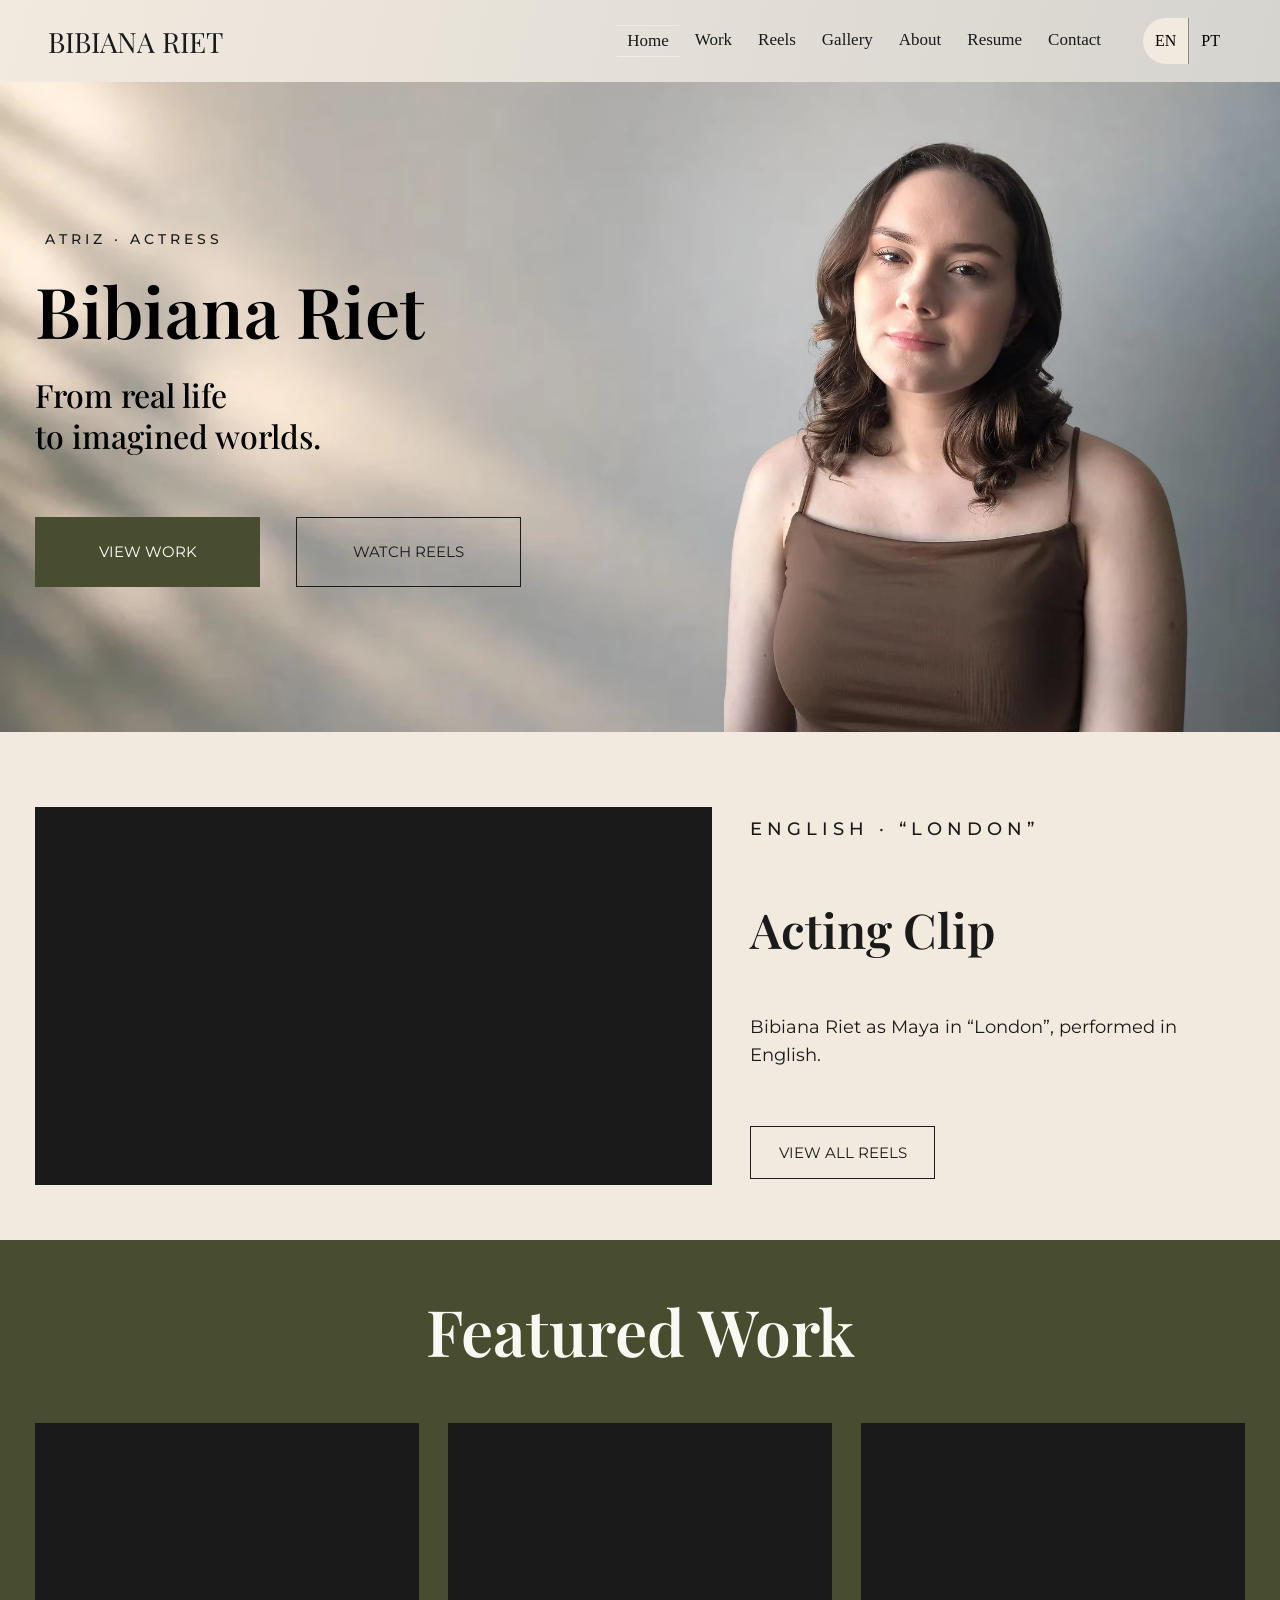
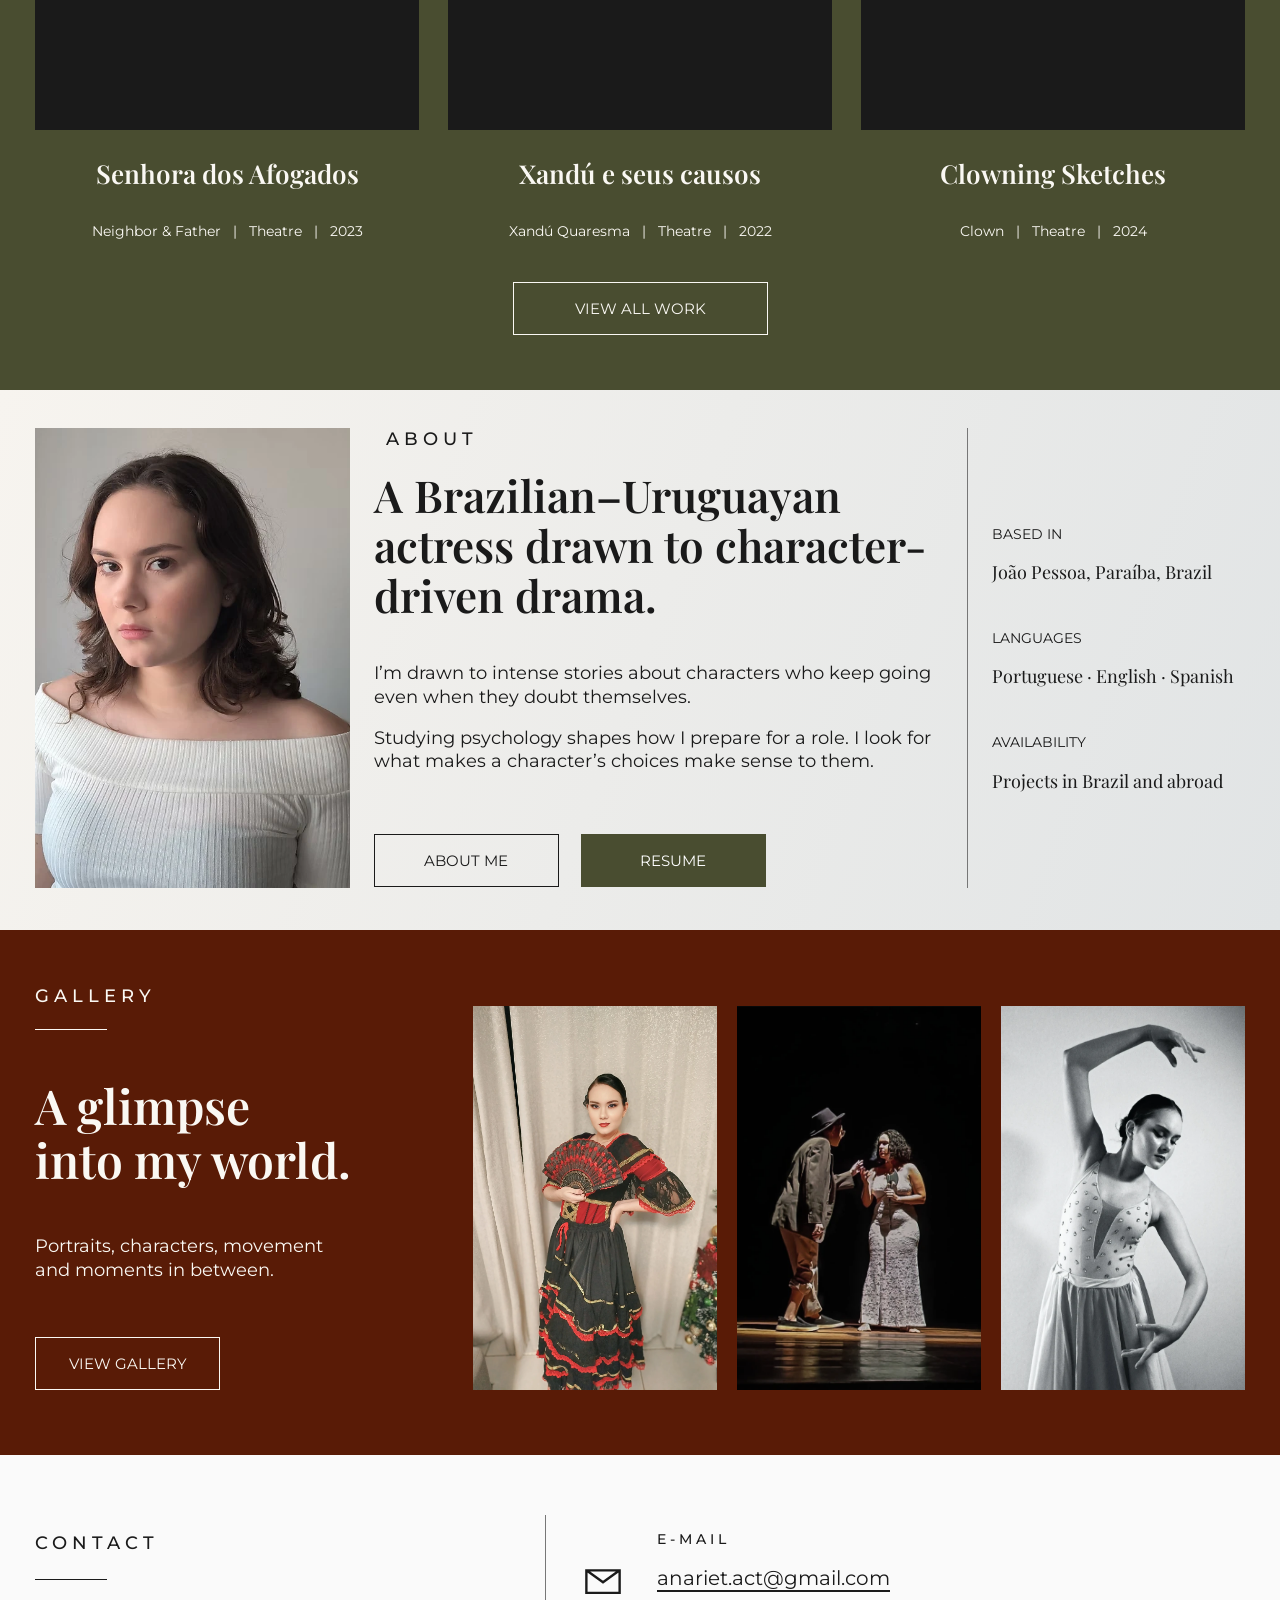
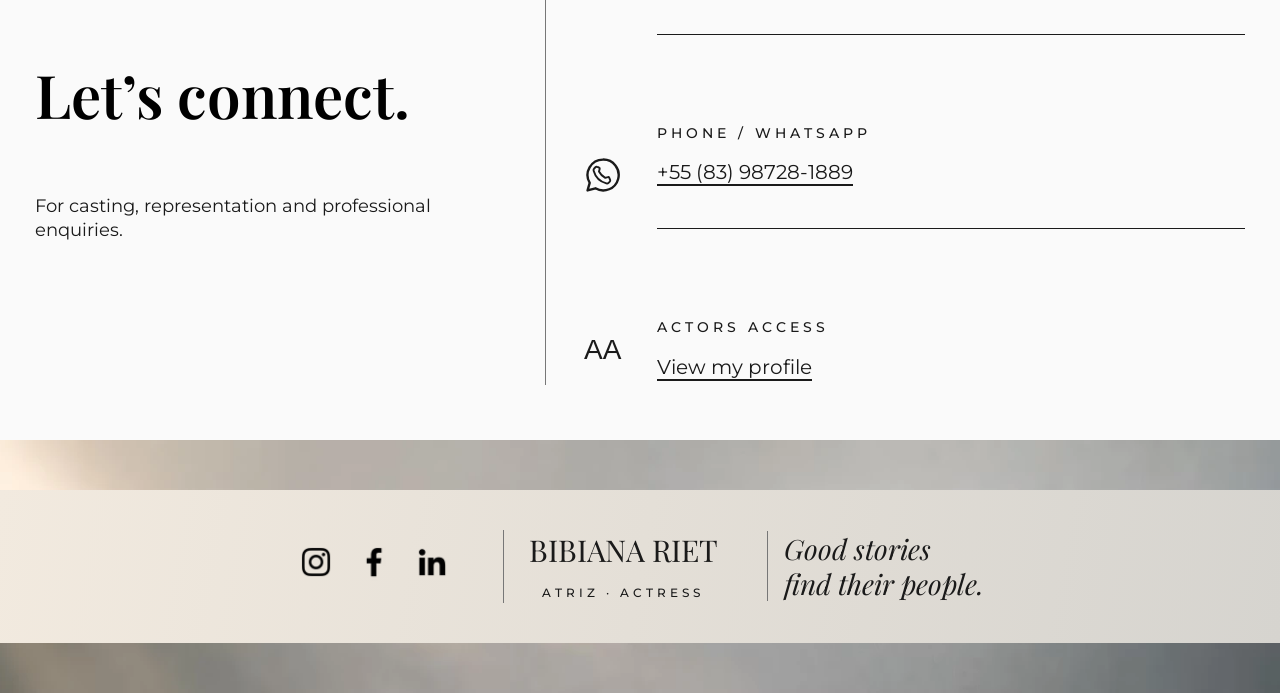
<file: index.html>
<!doctype html><html lang="en"><head><meta charset="utf-8"><meta name="viewport" content="width=device-width,initial-scale=1"><title>Bibiana Riet | Brazilian–Uruguayan Actress</title><meta name="description" content="Official portfolio of Bibiana Riet, a Brazilian–Uruguayan actress performing in English, Portuguese and Spanish. Watch acting clips and explore her work."><link rel="preconnect" href="https://fonts.googleapis.com"><link rel="preconnect" href="https://fonts.gstatic.com" crossorigin><link rel="stylesheet" href="https://fonts.googleapis.com/css2?family=Montserrat:wght@400;500;600&amp;family=Playfair+Display:wght@400;500;600&amp;display=swap"><link rel="stylesheet" href="style.css?v=e2fa0d52a4"><script src="site.js?v=82fa931441" defer></script><link rel="stylesheet" href="home.css?v=0f72b04148"><script src="review-translations.js?v=f9277d6ccd" defer></script><script src="about-copy-translations.js?v=20261127-home-about" defer></script><script src="home.js?v=367d5119b6" defer></script><link rel="stylesheet" href="home-fixes.css?v=b90174dc97"><link rel="stylesheet" href="scene-carousel.css?v=a96c5d69e5"><!-- sharing-preview --><link rel="canonical" href="https://bibianariet.com/"><meta property="og:type" content="website"><meta property="og:site_name" content="Bibiana Riet"><meta property="og:title" content="Bibiana Riet | Brazilian–Uruguayan Actress"><meta property="og:description" content="Official portfolio of Bibiana Riet, a Brazilian–Uruguayan actress performing in English, Portuguese and Spanish. Watch acting clips and explore her work."><meta property="og:url" content="https://bibianariet.com/"><meta property="og:image" content="https://bibianariet.com/bibiana-riet-share.jpg"><meta property="og:image:type" content="image/jpeg"><meta property="og:image:width" content="1200"><meta property="og:image:height" content="630"><meta property="og:image:alt" content="Bibiana Riet, actress — portrait beside her name on an ivory background."><meta property="og:locale" content="en_US"><meta name="twitter:card" content="summary_large_image"><meta name="twitter:title" content="Bibiana Riet | Brazilian–Uruguayan Actress"><meta name="twitter:description" content="Official portfolio of Bibiana Riet, a Brazilian–Uruguayan actress performing in English, Portuguese and Spanish. Watch acting clips and explore her work."><meta name="twitter:image" content="https://bibianariet.com/bibiana-riet-share.jpg"><meta name="twitter:image:alt" content="Bibiana Riet, actress — editorial portrait and name."><!-- /sharing-preview --><meta name="google-site-verification" content="DSsaeWHZdJ0ylrpg8O87FhoUlidGyMiJM_Qfn0poRlQ"><script src="performance.js?v=715e4272bd" defer></script><noscript><style>iframe[data-video-src]{display:none}</style></noscript><link rel="stylesheet" href="mobile-home.css?v=391ed32325"><link rel="stylesheet" href="about-content.css?v=4020a57dde"></head><body class="home-page"><a class="skip" href="#main">Skip to content</a><header><a class="name" href="index.html">BIBIANA RIET</a><button id="menu" aria-expanded="false" aria-controls="nav">Menu</button><nav id="nav"><a aria-current="page" href="index.html">Home</a><a  href="work.html">Work</a><a  href="reels.html">Reels</a><a  href="gallery.html">Gallery</a><a  href="about.html">About</a><a  href="resume.html">Resume</a><a href="#contact">Contact</a></nav><div class="languages" aria-label="Site language"><button data-lang="en" aria-pressed="true">EN</button><button data-lang="pt" aria-pressed="false">PT</button></div></header><main id="main" tabindex="-1"><section class="hero"><div><p class="eyebrow">ATRIZ · ACTRESS</p><h1>Bibiana Riet</h1><h2>From real life<br>to imagined worlds.</h2><div class="actions"><a class="button primary" href="work.html">View work</a><a class="button " href="reels.html">Watch reels</a></div></div><img class="hero-photo" src="headshot-b.webp" alt="Bibiana Riet, actress" loading="eager" width="792" height="1108" decoding="async" fetchpriority="high"></section><section class="band reel-band"><div class="wrap"><div class="reel-split"><div class="video"><iframe data-video-src="https://www.youtube.com/embed/Pk-Y2ZGk_WU" title="Bibiana Riet — London — Maya (English)" loading="lazy" referrerpolicy="strict-origin-when-cross-origin" allow="accelerometer; autoplay; clipboard-write; encrypted-media; gyroscope; picture-in-picture; web-share" allowfullscreen></iframe><noscript><iframe src="https://www.youtube.com/embed/Pk-Y2ZGk_WU" title="Bibiana Riet — London — Maya (English)" loading="lazy" referrerpolicy="strict-origin-when-cross-origin" allow="accelerometer; autoplay; clipboard-write; encrypted-media; gyroscope; picture-in-picture; web-share" allowfullscreen></iframe></noscript></div><div><p class="eyebrow">ENGLISH · “London”</p><h2>Acting Clip</h2><p class="clip-description">Bibiana Riet as Maya in “London”, performed in English.</p><a class="button " href="reels.html#english-acting">View all reels</a></div></div></div></section><section class="band featured"><div class="wrap"><h2>Featured Work</h2><div class="grid"><article><div class="video"><iframe data-video-src="https://www.youtube.com/embed/ojP13_ikp0w" title="Senhora dos Afogados" loading="lazy" referrerpolicy="strict-origin-when-cross-origin" allow="accelerometer; autoplay; clipboard-write; encrypted-media; gyroscope; picture-in-picture; web-share" allowfullscreen></iframe><noscript><iframe src="https://www.youtube.com/embed/ojP13_ikp0w" title="Senhora dos Afogados" loading="lazy" referrerpolicy="strict-origin-when-cross-origin" allow="accelerometer; autoplay; clipboard-write; encrypted-media; gyroscope; picture-in-picture; web-share" allowfullscreen></iframe></noscript></div><h3>Senhora dos Afogados</h3><p><span>Neighbor & Father</span> &nbsp; | &nbsp; <span>Theatre</span> &nbsp; | &nbsp; 2023</p></article><article><div class="video"><iframe data-video-src="https://www.youtube.com/embed/khLJO8dBtQU" title="Xandú e seus causos" loading="lazy" referrerpolicy="strict-origin-when-cross-origin" allow="accelerometer; autoplay; clipboard-write; encrypted-media; gyroscope; picture-in-picture; web-share" allowfullscreen></iframe><noscript><iframe src="https://www.youtube.com/embed/khLJO8dBtQU" title="Xandú e seus causos" loading="lazy" referrerpolicy="strict-origin-when-cross-origin" allow="accelerometer; autoplay; clipboard-write; encrypted-media; gyroscope; picture-in-picture; web-share" allowfullscreen></iframe></noscript></div><h3>Xandú e seus causos</h3><p><span>Xandú Quaresma</span> &nbsp; | &nbsp; <span>Theatre</span> &nbsp; | &nbsp; 2022</p></article><article><div class="video"><iframe data-video-src="https://www.youtube.com/embed/bTfe6EsAEoQ" title="Clowning Sketches" loading="lazy" referrerpolicy="strict-origin-when-cross-origin" allow="accelerometer; autoplay; clipboard-write; encrypted-media; gyroscope; picture-in-picture; web-share" allowfullscreen></iframe><noscript><iframe src="https://www.youtube.com/embed/bTfe6EsAEoQ" title="Clowning Sketches" loading="lazy" referrerpolicy="strict-origin-when-cross-origin" allow="accelerometer; autoplay; clipboard-write; encrypted-media; gyroscope; picture-in-picture; web-share" allowfullscreen></iframe></noscript></div><h3>Clowning Sketches</h3><p><span>Clown</span> &nbsp; | &nbsp; <span>Theatre</span> &nbsp; | &nbsp; 2024</p></article></div><a class="button " href="work.html">View all work</a></div></section><section class="band about-band"><div class="wrap"><div class="home-about"><img class="" src="headshot-a.webp" alt="Bibiana Riet headshot" loading="lazy" width="528" height="736" decoding="async"><div><p class="eyebrow">ABOUT</p><h2>A Brazilian–Uruguayan actress drawn to character-driven drama.</h2><p>I’m drawn to intense stories about characters who keep going even when they doubt themselves.</p><p>Studying psychology shapes how I prepare for a role. I look for what makes a character’s choices make sense to them.</p><div class="actions"><a class="button " href="about.html">About me</a><a class="button primary" href="resume.html">Resume</a></div></div><aside><dl><dt>Based in</dt><dd>João Pessoa, Paraíba, Brazil</dd><dt>Languages</dt><dd>Portuguese · English · Spanish</dd><dt>Availability</dt><dd>Projects in Brazil and abroad</dd></dl></aside></div></div></section><section class="band gallery-band"><div class="wrap"><div class="home-gallery"><div><p class="eyebrow">GALLERY</p><h2>A glimpse<br>into my world.</h2><p>Portraits, characters, movement<br>and moments in between.</p><a class="button " href="gallery.html">View gallery</a></div><div class="gallery-images"><img class="" src="2cdffe703b634ac099d4b40637215169.webp" alt="Spanish Dance — O Lago dos Cisnes" loading="lazy" width="1125" height="1500" decoding="async"><img class="" src="d028df20346e41cfaa79c6bdba4f44af.webp" alt="Senhora dos Afogados" loading="lazy" width="1500" height="846" decoding="async"><img class="" src="home-movement.webp" alt="Bibiana Riet — dance portrait" loading="lazy" width="675" height="1200" decoding="async"></div></div></div></section><section class="contact" id="contact"><div class="wrap home-contact"><div><p class="eyebrow">CONTACT</p><h2>Let’s connect.</h2><p>For casting, representation and professional enquiries.</p></div><div class="contact-details"><div class="contact-row"><svg viewBox="0 0 32 32" aria-hidden="true"><path d="M2 7h28v19H2zM2 7l14 10L30 7" fill="none" stroke="currentColor" stroke-width="2"/></svg><div><p class="eyebrow">E-MAIL</p><a href="mailto:anariet.act@gmail.com">anariet.act@gmail.com</a></div></div><div class="contact-row"><svg viewBox="0 0 32 32" aria-hidden="true" fill="none" stroke="currentColor" stroke-width="2" stroke-linecap="round" stroke-linejoin="round"><path d="M16 3a13 13 0 0 0-11.2 19.6L3 29l6.6-1.8A13 13 0 1 0 16 3Z"/><path d="M11.1 9.2c-.5-.2-1.1-.1-1.5.3l-1 1c-.5.5-.7 1.2-.5 1.9 1.5 5.2 5.5 9.2 10.7 10.7.7.2 1.4 0 1.9-.5l1-1c.4-.4.5-1 .3-1.5l-.7-1.7c-.2-.5-.8-.8-1.3-.6l-2.1.6a12.6 12.6 0 0 1-5.3-5.3l.6-2.1c.2-.5-.1-1.1-.6-1.3Z" stroke-width="1.6"/></svg><div><p class="eyebrow">PHONE / WHATSAPP</p><a href="https://wa.me/5583987281889">+55 (83) 98728-1889</a></div></div><div class="contact-row"><span class="aa">AA</span><div><p class="eyebrow">ACTORS ACCESS</p><a href="https://resumes.actorsaccess.com/bibianariet">View my profile</a></div></div></div></div></section></main><footer><div class="footer-social"><a href="https://instagram.com/bibianariet/" aria-label="Instagram"><img class="" src="instagram.webp" alt="Instagram" loading="lazy" width="78" height="78" decoding="async"></a><a href="https://facebook.com/profile.php?id=61594413833710" aria-label="Facebook"><img class="" src="facebook.webp" alt="Facebook" loading="lazy" width="78" height="78" decoding="async"></a><a href="https://linkedin.com/in/bibianariet" aria-label="LinkedIn"><img class="" src="linkedin.webp" alt="LinkedIn" loading="lazy" width="78" height="78" decoding="async"></a></div><div class="footer-name"><span class="name">BIBIANA RIET</span><p class="eyebrow">ATRIZ · ACTRESS</p></div><p class="footer-quote">Good stories<br>find their people.</p></footer></body></html>
</file>
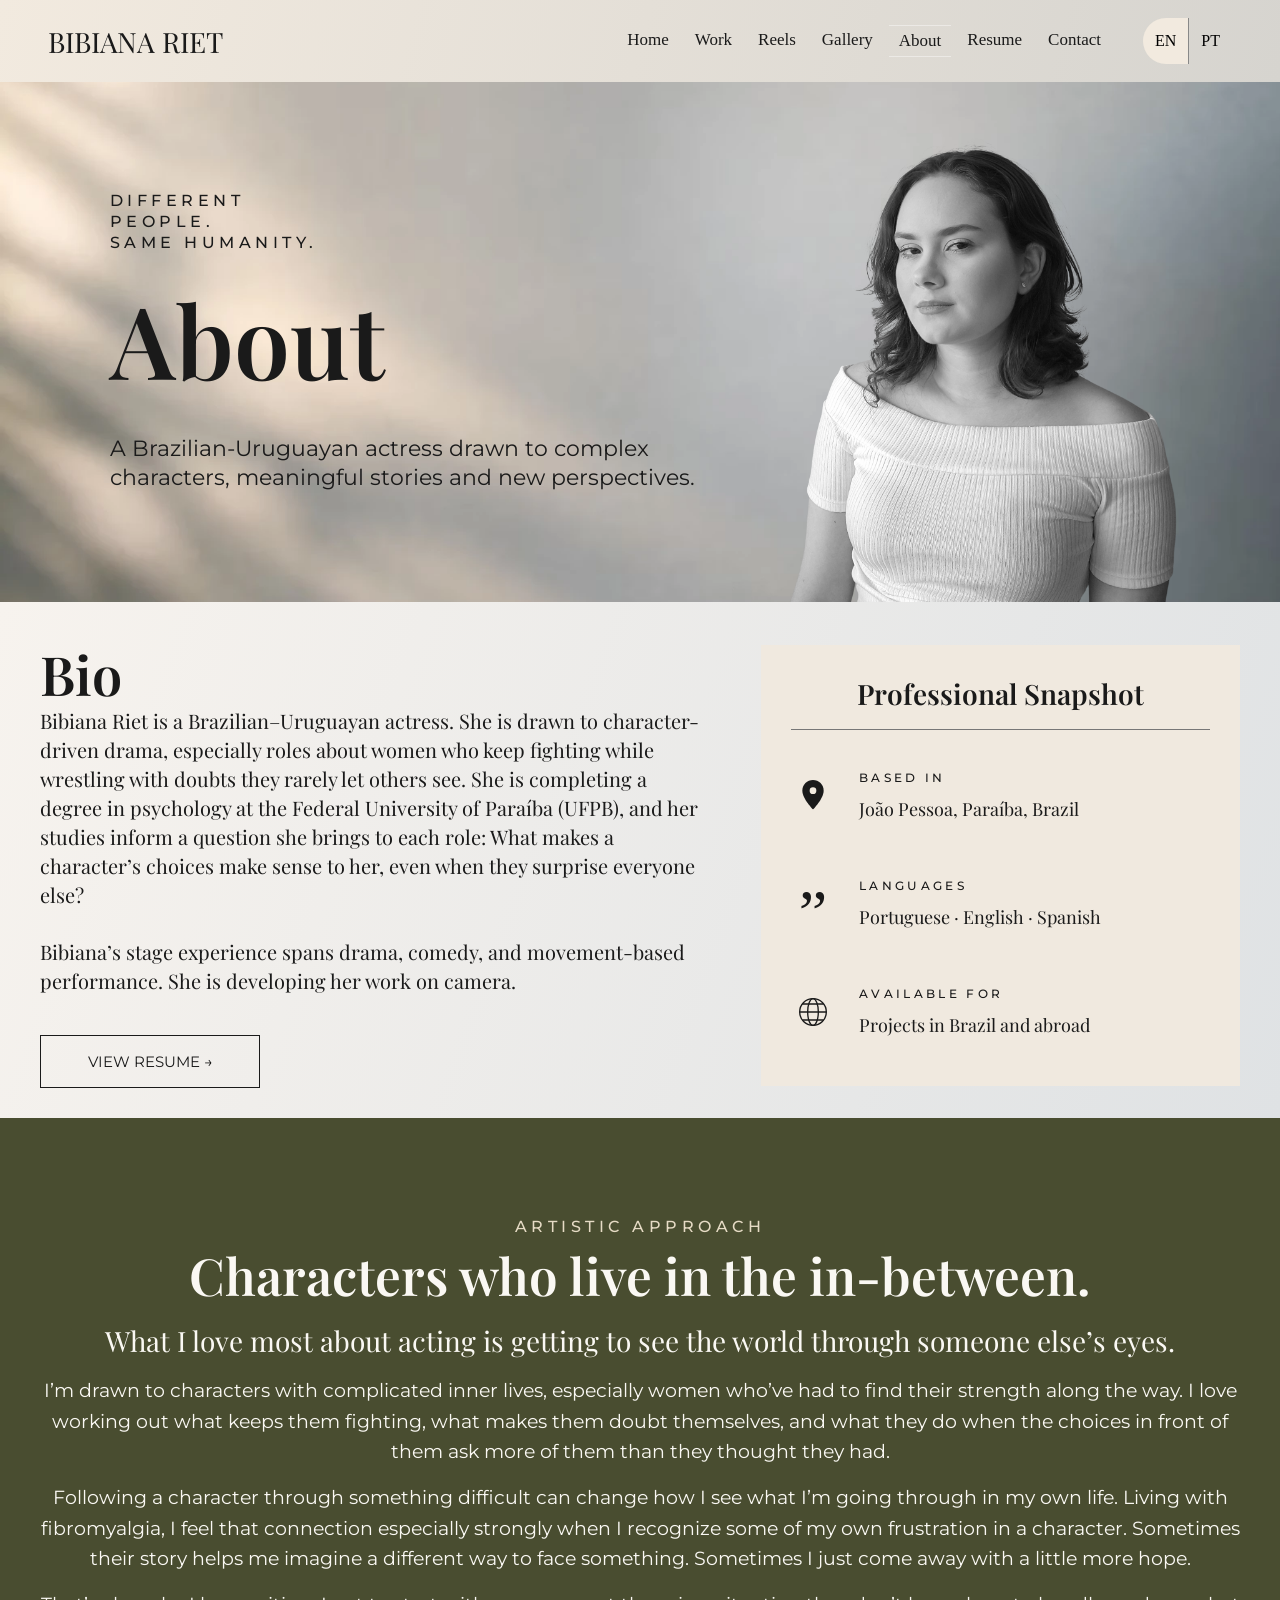
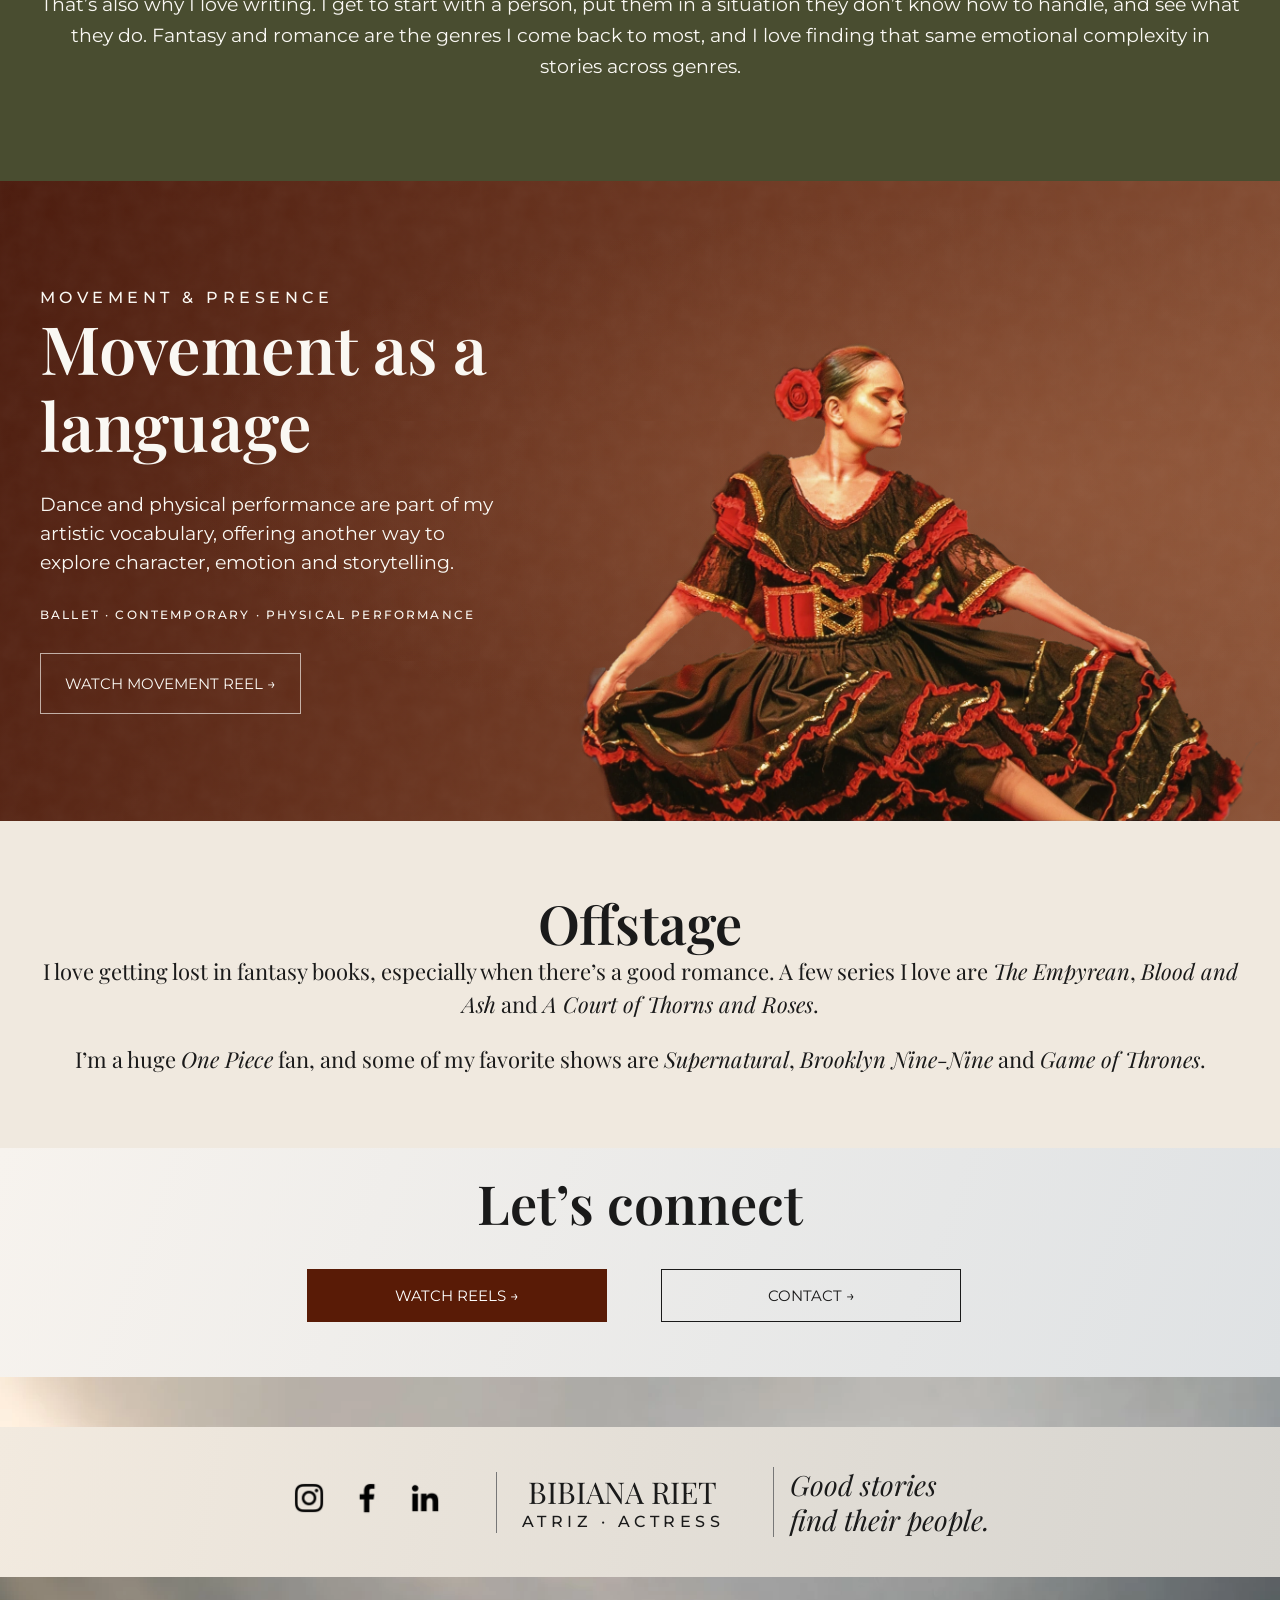
<file: about.html>
<!doctype html><html lang="en"><head><meta charset="utf-8"><meta name="viewport" content="width=device-width,initial-scale=1"><title>About Bibiana Riet | Actress</title><meta name="description" content="Meet Bibiana Riet, a Brazilian–Uruguayan actress based in Brazil, with a background in theatre, dance, physical performance and psychology."><link rel="preconnect" href="https://fonts.googleapis.com"><link rel="preconnect" href="https://fonts.gstatic.com" crossorigin><link rel="stylesheet" href="https://fonts.googleapis.com/css2?family=Montserrat:wght@400;500;600&amp;family=Playfair+Display:wght@400;500;600&amp;display=swap"><link rel="stylesheet" href="style.css?v=e2fa0d52a4"><script src="site.js?v=82fa931441" defer></script><link rel="stylesheet" href="home.css?v=0f72b04148"><script src="review-translations.js?v=f9277d6ccd" defer></script><script src="about-copy-translations.js?v=20261127-artistic-layout" defer></script><script src="home.js?v=367d5119b6" defer></script><link rel="stylesheet" href="home-fixes.css?v=b90174dc97"><link rel="stylesheet" href="about.css?v=bf57d04e38"><!-- sharing-preview --><link rel="canonical" href="https://bibianariet.com/about.html"><meta property="og:type" content="website"><meta property="og:site_name" content="Bibiana Riet"><meta property="og:title" content="About Bibiana Riet | Actress"><meta property="og:description" content="Meet Bibiana Riet, a Brazilian–Uruguayan actress based in Brazil, with a background in theatre, dance, physical performance and psychology."><meta property="og:url" content="https://bibianariet.com/about.html"><meta property="og:image" content="https://bibianariet.com/bibiana-riet-share.jpg"><meta property="og:image:type" content="image/jpeg"><meta property="og:image:width" content="1200"><meta property="og:image:height" content="630"><meta property="og:image:alt" content="Bibiana Riet, actress — portrait beside her name on an ivory background."><meta property="og:locale" content="en_US"><meta name="twitter:card" content="summary_large_image"><meta name="twitter:title" content="About Bibiana Riet | Actress"><meta name="twitter:description" content="Meet Bibiana Riet, a Brazilian–Uruguayan actress based in Brazil, with a background in theatre, dance, physical performance and psychology."><meta name="twitter:image" content="https://bibianariet.com/bibiana-riet-share.jpg"><meta name="twitter:image:alt" content="Bibiana Riet, actress — editorial portrait and name."><!-- /sharing-preview --><link rel="stylesheet" href="about-content.css?v=20261126"><link rel="stylesheet" href="movement-design.css?v=f5be62f4f8"><style>
.about-page .artistic-statement {
  background: #494d30;
  color: #faf8f3;
  padding-block: clamp(32px, 4vw, 58px);
}
.about-page .artistic-statement .about-wrap {
  display: block;
  max-width: none;
  padding-inline: 0;
  text-align: center;
}
.about-page .artistic-statement .eyebrow { color: #e6dbc5;
  text-align: center; }
.about-page .artistic-statement h2 {
  margin: 8px 0 16px;
  font-size: clamp(34px, 4vw, 54px);
  text-align: center;
  text-wrap: balance;
  line-height: 1.16;
}
.about-page .artistic-statement h2 br { display: none; }
.about-page .artistic-statement .artistic-copy,
.about-page .artistic-statement .artistic-lead,
.about-page .artistic-statement .artistic-description { max-width: none; }
.about-page .about-offstage .about-wrap {
  max-width: none;
  padding-inline: 0;
  text-align: center;
}
.about-page .about-offstage .about-wrap p {
  max-width: none;
  text-align: center;
}
.about-page .artistic-statement .artistic-lead {
  margin: 0 0 16px;
  color: #faf8f3;
  font: 400 clamp(21px, 2.3vw, 28px)/1.4 'Playfair Display', Georgia, serif;
}
.about-page .artistic-statement .artistic-description {
  margin: 0 0 0.82em;
  font: 400 clamp(1.0625rem, 1.45vw, 1.1875rem)/1.65 Montserrat, Arial, sans-serif;
}
.about-page .artistic-statement .artistic-description:last-child { margin-bottom: 0; }
</style>
</head><body class="home-page about-page"><a class="skip" href="#main">Skip to content</a><header><a class="name" href="index.html">BIBIANA RIET</a><button id="menu" aria-expanded="false" aria-controls="nav">Menu</button><nav id="nav"><a  href="index.html">Home</a><a  href="work.html">Work</a><a  href="reels.html">Reels</a><a  href="gallery.html">Gallery</a><a aria-current="page" href="about.html">About</a><a  href="resume.html">Resume</a><a href="index.html#contact">Contact</a></nav><div class="languages" aria-label="Site language"><button data-lang="en" aria-pressed="true">EN</button><button data-lang="pt" aria-pressed="false">PT</button></div></header><main id="main" tabindex="-1"><section class="about-intro"><div class="about-wrap"><div class="about-intro-copy"><p class="eyebrow">DIFFERENT<br>PEOPLE.<br>SAME HUMANITY.</p><h1>About</h1><p>A Brazilian-Uruguayan actress drawn to complex characters, meaningful stories and new perspectives.</p></div><img class="about-portrait" src="about-portrait.webp" alt="Bibiana Riet in a white top" loading="lazy" width="1601" height="1600" decoding="async"></div></section><section class="about-bio"><div class="about-wrap"><div class="bio-copy"><h2>Bio</h2><p>Bibiana Riet is a Brazilian–Uruguayan actress. She is drawn to character-driven drama, especially roles about women who keep fighting while wrestling with doubts they rarely let others see. She is completing a degree in psychology at the Federal University of Paraíba (UFPB), and her studies inform a question she brings to each role: What makes a character’s choices make sense to her, even when they surprise everyone else?</p>
<p>Bibiana’s stage experience spans drama, comedy, and movement-based performance. She is developing her work on camera.</p><a class="button " href="resume.html">View resume →</a></div><aside class="professional-snapshot"><h3>Professional Snapshot</h3><div class="snapshot-row"><div aria-hidden="true"><svg viewBox="0 0 24 24"><path d="M12 22s8-8 8-14a8 8 0 0 0-16 0c0 6 8 14 8 14Z" fill="currentColor"/><circle cx="12" cy="8" r="2.5" fill="#f2eadf"/></svg></div><div><p class="eyebrow">BASED IN</p><p>João Pessoa, Paraíba, Brazil</p></div></div><div class="snapshot-row"><div aria-hidden="true"><span class="quote-icon">”</span></div><div><p class="eyebrow">LANGUAGES</p><p>Portuguese · English · Spanish</p></div></div><div class="snapshot-row"><div aria-hidden="true"><svg viewBox="0 0 24 24" fill="none" stroke="currentColor"><circle cx="12" cy="12" r="10"/><ellipse cx="12" cy="12" rx="4" ry="10"/><path d="M2 12h20M4 6h16M4 18h16"/></svg></div><div><p class="eyebrow">AVAILABLE FOR</p><p>Projects in Brazil and abroad</p></div></div></aside></div></section><section class="about-artistic artistic-statement" aria-labelledby="artistic-heading"><div class="about-wrap"><div><p class="eyebrow">ARTISTIC APPROACH</p><h2 id="artistic-heading">Characters who live <br>in the in-between.</h2></div><div class="artistic-copy"><p class="artistic-lead">What I love most about acting is getting to see the world through someone else’s eyes.</p>
<p class="artistic-description">I’m drawn to characters with complicated inner lives, especially women who’ve had to find their strength along the way. I love working out what keeps them fighting, what makes them doubt themselves, and what they do when the choices in front of them ask more of them than they thought they had.</p>
<p class="artistic-description">Following a character through something difficult can change how I see what I’m going through in my own life. Living with fibromyalgia, I feel that connection especially strongly when I recognize some of my own frustration in a character. Sometimes their story helps me imagine a different way to face something. Sometimes I just come away with a little more hope.</p>
<p class="artistic-description">That’s also why I love writing. I get to start with a person, put them in a situation they don’t know how to handle, and see what they do. Fantasy and romance are the genres I come back to most, and I love finding that same emotional complexity in stories across genres.</p></div></div></section><section class="about-movement"><div class="about-wrap"><div class="movement-copy"><p class="eyebrow">MOVEMENT &amp; PRESENCE</p><h2>Movement as a<br>language</h2><p>Dance and physical performance are part of my artistic vocabulary, offering another way to explore character, emotion and storytelling.</p><p class="eyebrow movement-skills">BALLET · CONTEMPORARY · PHYSICAL PERFORMANCE</p><a class="button primary" href="reels.html#movement">Watch movement reel →</a></div><img class="about-dancer" src="about-dancer.webp" alt="Bibiana Riet performing Spanish dance" loading="lazy" width="1573" height="1119" decoding="async"></div></section><section class="about-offstage" aria-labelledby="offstage-heading">
  <div class="about-wrap">
    <h2 id="offstage-heading">Offstage</h2>
    
    <p><span>I love getting lost in fantasy books, especially when there’s a good romance. A few series I love are</span> <cite>The Empyrean</cite>, <cite>Blood and Ash</cite> <span>and</span> <cite>A Court of Thorns and Roses</cite>.</p>
    <p><span>I’m a huge</span> <cite>One Piece</cite> <span>fan, and some of my favorite shows are</span> <cite>Supernatural</cite>, <cite>Brooklyn Nine-Nine</cite> <span>and</span> <cite>Game of Thrones</cite>.</p>
  </div>
</section><section class="about-connect"><div class="about-wrap"><h2>Let’s connect</h2><div class="actions"><a class="button primary" href="reels.html">Watch reels →</a><a class="button " href="index.html#contact">Contact →</a></div></div></section></main><footer><div class="footer-social"><a href="https://instagram.com/bibianariet/" aria-label="Instagram"><img class="" src="instagram.webp" alt="Instagram" loading="lazy" width="78" height="78" decoding="async"></a><a href="https://facebook.com/profile.php?id=61594413833710" aria-label="Facebook"><img class="" src="facebook.webp" alt="Facebook" loading="lazy" width="78" height="78" decoding="async"></a><a href="https://linkedin.com/in/bibianariet" aria-label="LinkedIn"><img class="" src="linkedin.webp" alt="LinkedIn" loading="lazy" width="78" height="78" decoding="async"></a></div><div class="footer-name"><span class="name">BIBIANA RIET</span><p class="eyebrow">ATRIZ · ACTRESS</p></div><p class="footer-quote">Good stories<br>find their people.</p></footer></body></html>
</file>
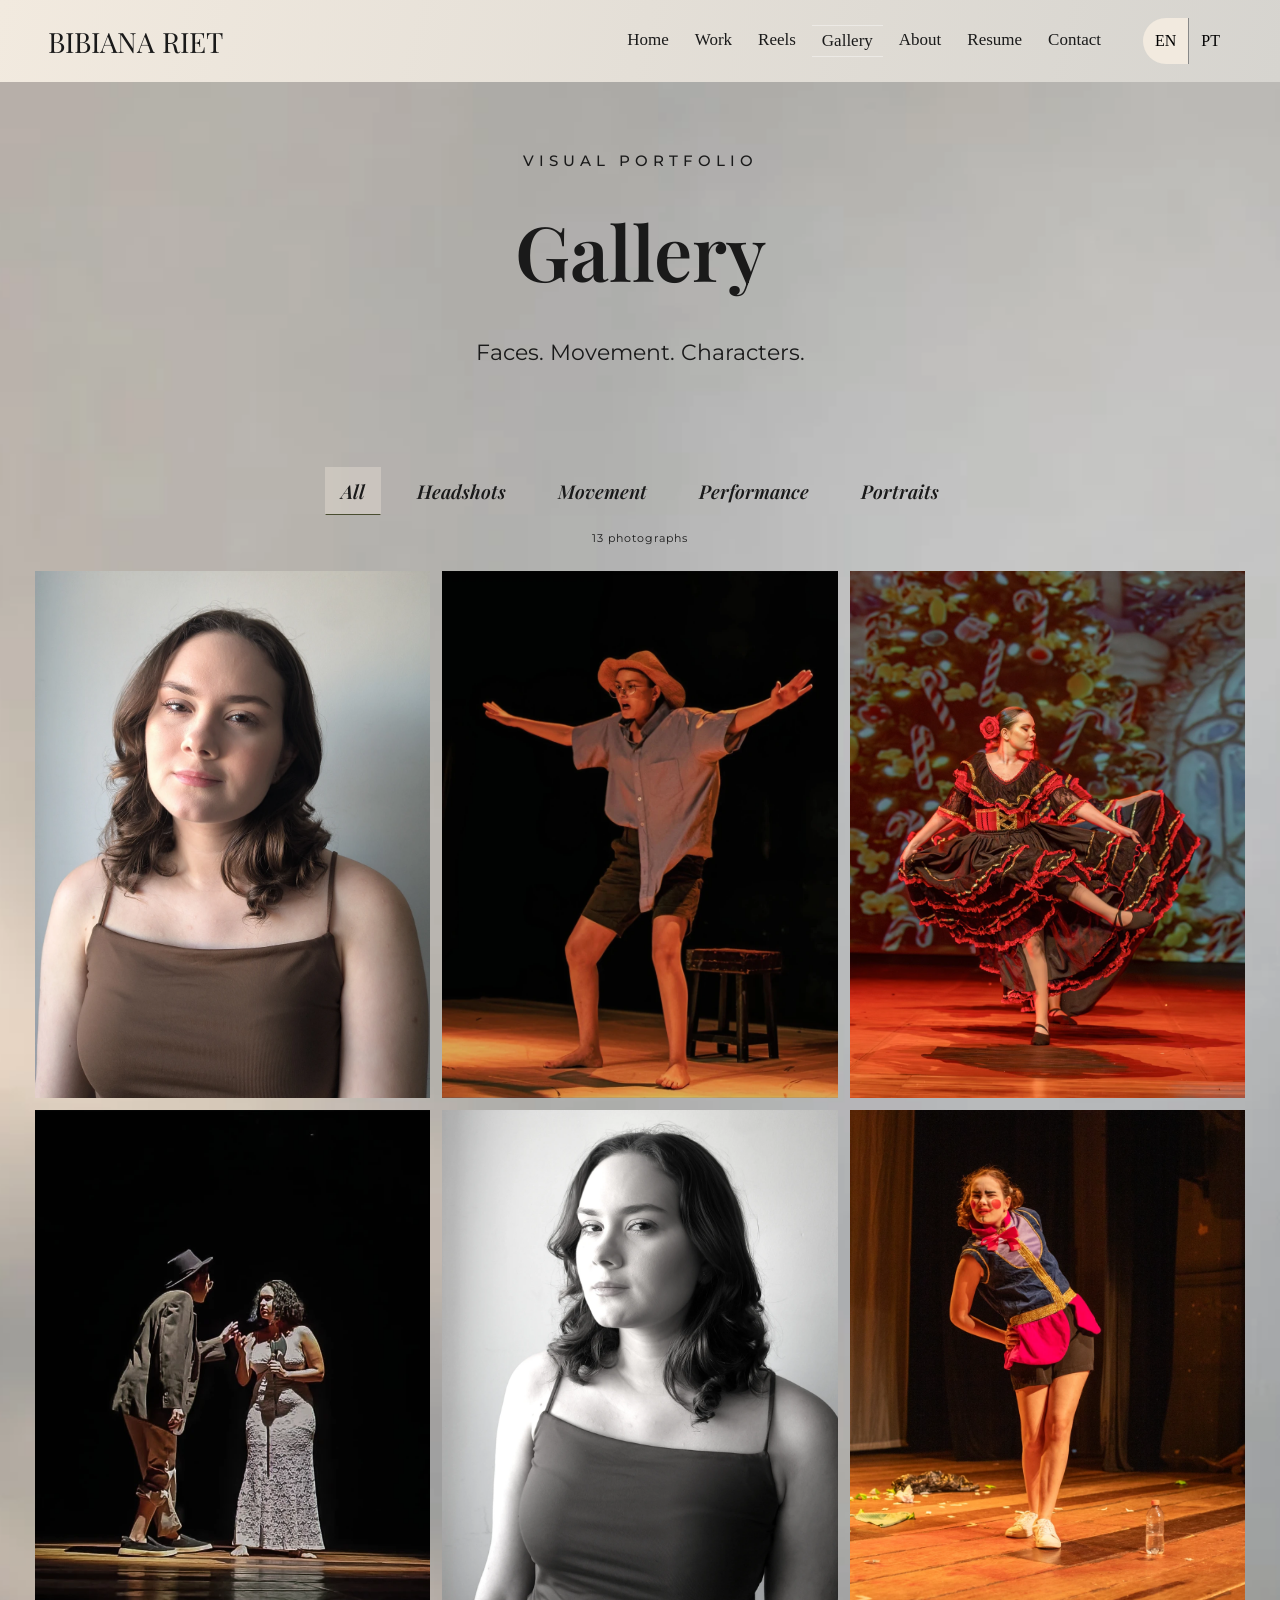
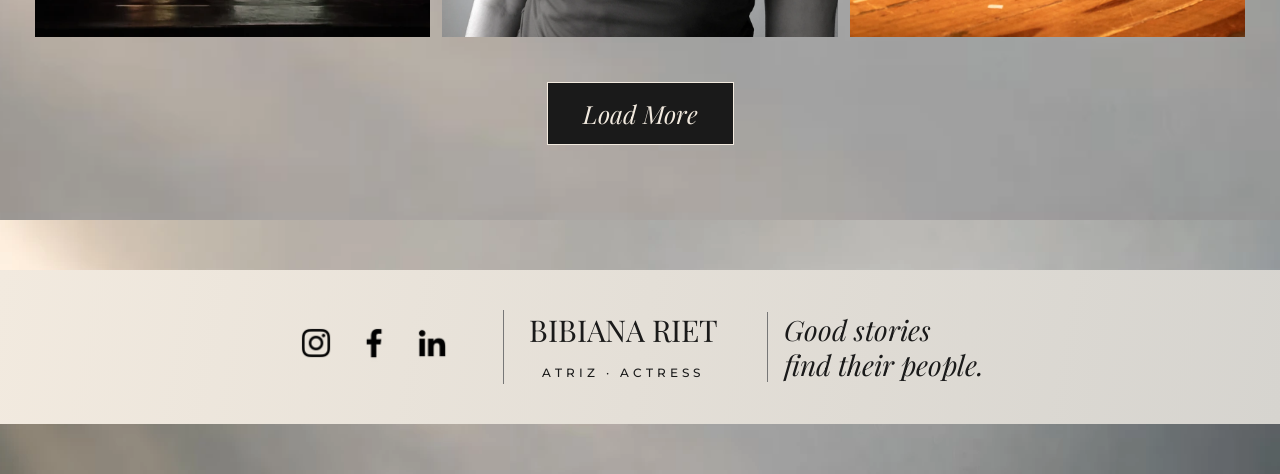
<file: gallery.html>
<!doctype html><html lang="en"><head><meta charset="utf-8"><meta name="viewport" content="width=device-width,initial-scale=1"><title>Headshots &amp; Performance Gallery | Bibiana Riet</title><meta name="description" content="View Bibiana Riet’s professional headshots, portraits and photographs from theatre, dance and movement performances."><link rel="preconnect" href="https://fonts.googleapis.com"><link rel="preconnect" href="https://fonts.gstatic.com" crossorigin><link rel="stylesheet" href="https://fonts.googleapis.com/css2?family=Montserrat:wght@400;500;600&amp;family=Playfair+Display:wght@400;500;600&amp;display=swap"><link rel="stylesheet" href="style.css?v=e2fa0d52a4"><script src="site.js?v=82fa931441" defer></script><link rel="stylesheet" href="home.css?v=0f72b04148"><script src="review-translations.js?v=f9277d6ccd" defer></script><script src="home.js?v=367d5119b6" defer></script><link rel="stylesheet" href="home-fixes.css?v=b90174dc97"><link rel="stylesheet" href="gallery.css?v=ccf46e18f2"><script src="gallery.js?v=7951d17ffe" defer></script><!-- sharing-preview --><link rel="canonical" href="https://bibianariet.com/gallery.html"><meta property="og:type" content="website"><meta property="og:site_name" content="Bibiana Riet"><meta property="og:title" content="Headshots &amp; Performance Gallery | Bibiana Riet"><meta property="og:description" content="View Bibiana Riet’s professional headshots, portraits and photographs from theatre, dance and movement performances."><meta property="og:url" content="https://bibianariet.com/gallery.html"><meta property="og:image" content="https://bibianariet.com/bibiana-riet-share.jpg"><meta property="og:image:type" content="image/jpeg"><meta property="og:image:width" content="1200"><meta property="og:image:height" content="630"><meta property="og:image:alt" content="Bibiana Riet, actress — portrait beside her name on an ivory background."><meta property="og:locale" content="en_US"><meta name="twitter:card" content="summary_large_image"><meta name="twitter:title" content="Headshots &amp; Performance Gallery | Bibiana Riet"><meta name="twitter:description" content="View Bibiana Riet’s professional headshots, portraits and photographs from theatre, dance and movement performances."><meta name="twitter:image" content="https://bibianariet.com/bibiana-riet-share.jpg"><meta name="twitter:image:alt" content="Bibiana Riet, actress — editorial portrait and name."><!-- /sharing-preview --></head><body class="home-page gallery-page"><a class="skip" href="#main">Skip to content</a><header><a class="name" href="index.html">BIBIANA RIET</a><button id="menu" aria-expanded="false" aria-controls="nav">Menu</button><nav id="nav"><a  href="index.html">Home</a><a  href="work.html">Work</a><a  href="reels.html">Reels</a><a aria-current="page" href="gallery.html">Gallery</a><a  href="about.html">About</a><a  href="resume.html">Resume</a><a href="index.html#contact">Contact</a></nav><div class="languages" aria-label="Site language"><button data-lang="en" aria-pressed="true">EN</button><button data-lang="pt" aria-pressed="false">PT</button></div></header><main id="main" tabindex="-1"><section class="gallery-surface"><div class="gallery-intro"><p class="eyebrow">VISUAL PORTFOLIO</p><h1>Gallery</h1><p>Faces. Movement. Characters.</p></div><div class="gallery-content"><div class="gallery-filters" role="group" aria-label="Photo categories"><button type="button" data-filter="all" aria-pressed="true">All</button><button type="button" data-filter="headshots" aria-pressed="false">Headshots</button><button type="button" data-filter="movement" aria-pressed="false">Movement</button><button type="button" data-filter="performance" aria-pressed="false">Performance</button><button type="button" data-filter="portraits" aria-pressed="false">Portraits</button></div><p id="gallery-count" class="gallery-count" aria-live="polite"></p><div class="gallery-grid"><button class="gallery-photo" type="button" data-categories="headshots portraits" aria-label="Enlarge Bibiana Riet — headshot" ><img class="" src="66ab21a3b8f24962b9bd2716238be9f3.webp" alt="Bibiana Riet — headshot" loading="lazy" width="1072" height="1500" decoding="async"></button><button class="gallery-photo" type="button" data-categories="performance" aria-label="Enlarge Xandú Quaresma — theatre performance" ><img class="" src="3d54d0d25f1e43afb0cbf73e7e7cc3d3.webp" alt="Xandú Quaresma — theatre performance" loading="lazy" width="1500" height="1251" decoding="async"></button><button class="gallery-photo" type="button" data-categories="movement performance" aria-label="Enlarge Spanish dance — ballet performance" ><img class="" src="69ac13869fd044f89fc46c23a979d790.webp" alt="Spanish dance — ballet performance" loading="lazy" width="1111" height="1500" decoding="async"></button><button class="gallery-photo" type="button" data-categories="performance" aria-label="Enlarge Senhora dos Afogados — theatre performance" ><img class="" src="d028df20346e41cfaa79c6bdba4f44af.webp" alt="Senhora dos Afogados — theatre performance" loading="lazy" width="1500" height="846" decoding="async"></button><button class="gallery-photo" type="button" data-categories="portraits" aria-label="Enlarge Bibiana Riet — black and white portrait" ><img class="" src="2467ffb32e9a42848d9b20ff0a85533e.webp" alt="Bibiana Riet — black and white portrait" loading="lazy" width="1462" height="1500" decoding="async"></button><button class="gallery-photo" type="button" data-categories="performance" aria-label="Enlarge Clowning Sketches — solo performance" ><img class="" src="22240820f5f84a098d7dd7acd28704b7.webp" alt="Clowning Sketches — solo performance" loading="lazy" width="1000" height="1500" decoding="async"></button><button class="gallery-photo" type="button" data-categories="movement portraits" aria-label="Enlarge Spanish dance costume — portrait" hidden><img class="" src="2cdffe703b634ac099d4b40637215169.webp" alt="Spanish dance costume — portrait" loading="lazy" width="1125" height="1500" decoding="async"></button><button class="gallery-photo" type="button" data-categories="performance" aria-label="Enlarge Xandú Quaresma — stage photograph" hidden><img class="" src="1f142bf143964407a1f1f1d9a8f87bd9.webp" alt="Xandú Quaresma — stage photograph" loading="lazy" width="1000" height="1500" decoding="async"></button><button class="gallery-photo" type="button" data-categories="movement portraits" aria-label="Enlarge Ballet — black and white dance portrait" hidden><img class="" src="126a4742bb1044a4ba5a83de83c4f553.webp" alt="Ballet — black and white dance portrait" loading="lazy" width="844" height="1500" decoding="async"></button><button class="gallery-photo" type="button" data-categories="performance" aria-label="Enlarge Clowning Sketches — stage photograph" hidden><img class="" src="d6b2d23a9829404bbb5e7c905e8e44f6.webp" alt="Clowning Sketches — stage photograph" loading="lazy" width="1000" height="1500" decoding="async"></button><button class="gallery-photo" type="button" data-categories="headshots portraits" aria-label="Enlarge Bibiana Riet — headshot in white" hidden><img class="" src="cd225a7034354fdc900f1563deda572e.webp" alt="Bibiana Riet — headshot in white" loading="lazy" width="1071" height="1500" decoding="async"></button><button class="gallery-photo" type="button" data-categories="movement performance" aria-label="Enlarge O Quebra-Nozes — ballet ensemble" hidden><img class="" src="094e955518124f29b3cc539603be4266.webp" alt="O Quebra-Nozes — ballet ensemble" loading="lazy" width="1500" height="1071" decoding="async"></button><button class="gallery-photo" type="button" data-categories="portraits" aria-label="Enlarge Bibiana Riet — portrait in white" hidden><img class="" src="042fe2a65d154323867d6dbe46c10ab3.webp" alt="Bibiana Riet — portrait in white" loading="lazy" width="1500" height="1499" decoding="async"></button></div><button id="gallery-more" type="button">Load More</button></div></section><dialog id="gallery-lightbox"><div class="gallery-dialog-top"><p id="photo-caption"></p><button id="gallery-close" aria-label="Close photograph">Close ×</button></div><div class="gallery-dialog-image"><button id="gallery-prev" aria-label="Previous photograph">‹</button><img id="gallery-enlarged" alt=""><button id="gallery-next" aria-label="Next photograph">›</button></div></dialog></main><footer><div class="footer-social"><a href="https://instagram.com/bibianariet/" aria-label="Instagram"><img class="" src="instagram.webp" alt="Instagram" loading="lazy" width="78" height="78" decoding="async"></a><a href="https://facebook.com/profile.php?id=61594413833710" aria-label="Facebook"><img class="" src="facebook.webp" alt="Facebook" loading="lazy" width="78" height="78" decoding="async"></a><a href="https://linkedin.com/in/bibianariet" aria-label="LinkedIn"><img class="" src="linkedin.webp" alt="LinkedIn" loading="lazy" width="78" height="78" decoding="async"></a></div><div class="footer-name"><span class="name">BIBIANA RIET</span><p class="eyebrow">ATRIZ · ACTRESS</p></div><p class="footer-quote">Good stories<br>find their people.</p></footer></body></html>
</file>
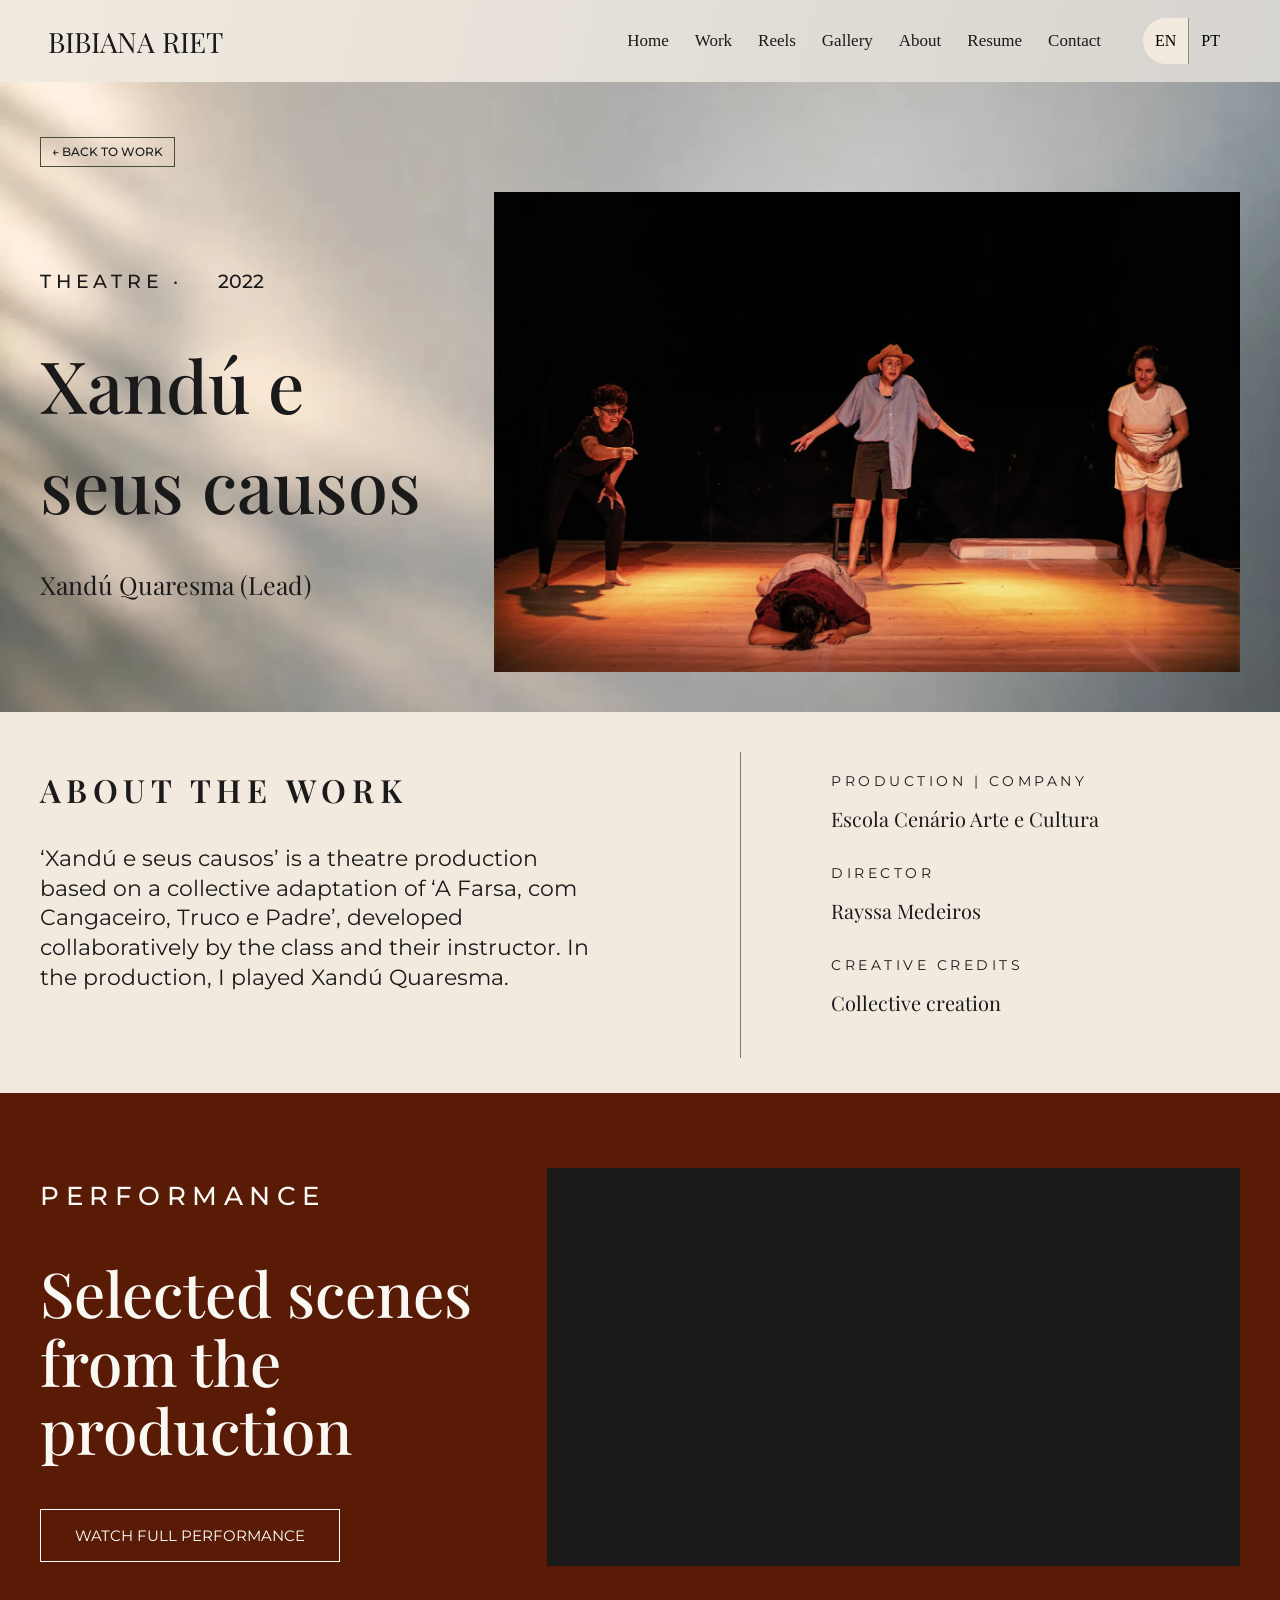
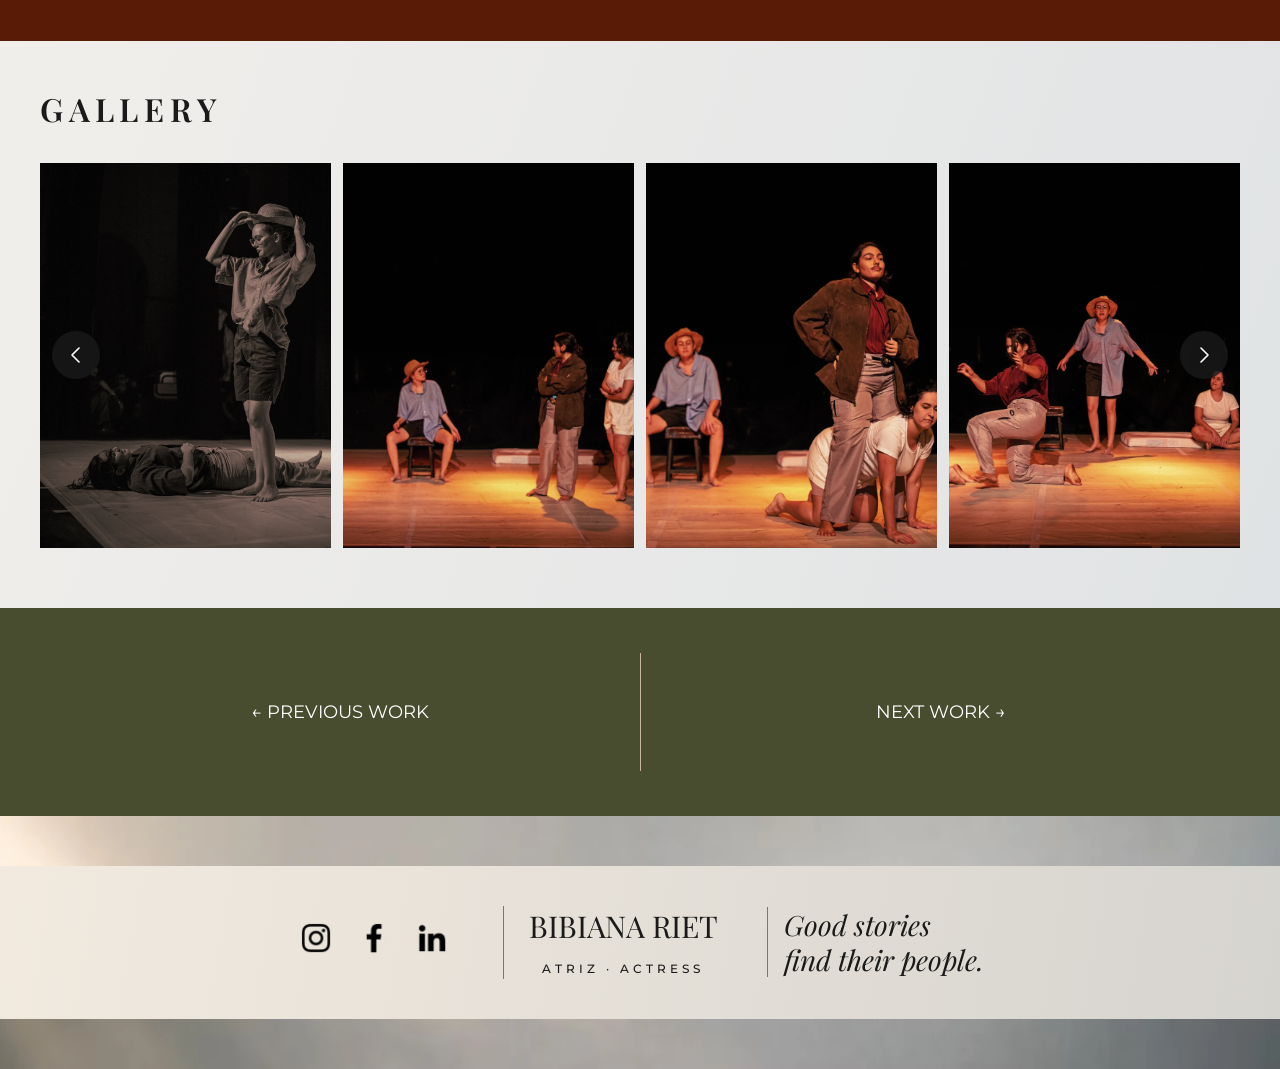
<file: project-1.html>
<!doctype html><html lang="en"><head><meta charset="utf-8"><meta name="viewport" content="width=device-width,initial-scale=1"><title>Xandú e seus causos | Bibiana Riet</title><meta name="description" content="Explore Bibiana Riet’s work in Xandú e seus causos, with production details, selected performance footage and photographs."><link rel="preconnect" href="https://fonts.googleapis.com"><link rel="preconnect" href="https://fonts.gstatic.com" crossorigin><link rel="stylesheet" href="https://fonts.googleapis.com/css2?family=Montserrat:wght@400;500;600&amp;family=Playfair+Display:wght@400;500;600&amp;display=swap"><link rel="stylesheet" href="style.css?v=e2fa0d52a4"><script src="site.js?v=82fa931441" defer></script><link rel="stylesheet" href="home.css?v=0f72b04148"><script src="review-translations.js?v=f9277d6ccd" defer></script><script src="home.js?v=367d5119b6" defer></script><link rel="stylesheet" href="home-fixes.css?v=b90174dc97"><link rel="stylesheet" href="project.css?v=77c1cb6e34"><script src="project.js?v=c0edbaa693" defer></script><!-- sharing-preview --><link rel="canonical" href="https://bibianariet.com/project-1.html"><meta property="og:type" content="website"><meta property="og:site_name" content="Bibiana Riet"><meta property="og:title" content="Xandú e seus causos | Bibiana Riet"><meta property="og:description" content="Explore Bibiana Riet’s work in Xandú e seus causos, with production details, selected performance footage and photographs."><meta property="og:url" content="https://bibianariet.com/project-1.html"><meta property="og:image" content="https://bibianariet.com/bibiana-riet-share.jpg"><meta property="og:image:type" content="image/jpeg"><meta property="og:image:width" content="1200"><meta property="og:image:height" content="630"><meta property="og:image:alt" content="Bibiana Riet, actress — portrait beside her name on an ivory background."><meta property="og:locale" content="en_US"><meta name="twitter:card" content="summary_large_image"><meta name="twitter:title" content="Xandú e seus causos | Bibiana Riet"><meta name="twitter:description" content="Explore Bibiana Riet’s work in Xandú e seus causos, with production details, selected performance footage and photographs."><meta name="twitter:image" content="https://bibianariet.com/bibiana-riet-share.jpg"><meta name="twitter:image:alt" content="Bibiana Riet, actress — editorial portrait and name."><!-- /sharing-preview --></head><body class="home-page project-page"><a class="skip" href="#main">Skip to content</a><header><a class="name" href="index.html">BIBIANA RIET</a><button id="menu" aria-expanded="false" aria-controls="nav">Menu</button><nav id="nav"><a  href="index.html">Home</a><a  href="work.html">Work</a><a  href="reels.html">Reels</a><a  href="gallery.html">Gallery</a><a  href="about.html">About</a><a  href="resume.html">Resume</a><a href="index.html#contact">Contact</a></nav><div class="languages" aria-label="Site language"><button data-lang="en" aria-pressed="true">EN</button><button data-lang="pt" aria-pressed="false">PT</button></div></header><main id="main" tabindex="-1"><section class="project-opening"><div class="project-wrap"><a class="project-back" href="work.html">← Back to work</a><div class="project-opening-grid"><div><p class="eyebrow">THEATRE · <span>2022</span></p><h1>Xandú e<br>seus causos</h1><h3>Xandú Quaresma (Lead)</h3></div><img class="" src="4975c0ac9ab149468636ac2432390e6f.webp" alt="Xandú e seus causos" loading="lazy" width="1600" height="1067" decoding="async"></div></div></section><section class="project-description"><div class="project-wrap"><div><h2>ABOUT THE WORK</h2><p>‘Xandú e seus causos’ is a theatre production based on a collective adaptation of ‘A Farsa, com Cangaceiro, Truco e Padre’, developed collaboratively by the class and their instructor. In the production, I played Xandú Quaresma.</p></div><aside><dl><dt>PRODUCTION | COMPANY</dt><dd>Escola Cenário Arte e Cultura</dd><dt>DIRECTOR</dt><dd>Rayssa Medeiros</dd><dt>CREATIVE CREDITS</dt><dd>Collective creation</dd></dl></aside></div></section><section class="project-video"><div class="project-wrap"><div><p class="eyebrow">PERFORMANCE</p><h2>Selected scenes<br>from the<br>production</h2><a class="button " href="https://youtu.be/biY1AyMJe_c">Watch full performance</a></div><div class="video"><iframe src="https://www.youtube.com/embed/khLJO8dBtQU" title="Xandú e seus causos — performance" loading="lazy" referrerpolicy="strict-origin-when-cross-origin" allow="accelerometer; autoplay; clipboard-write; encrypted-media; gyroscope; picture-in-picture; web-share" allowfullscreen></iframe></div></div></section><section class="project-photos"><div class="project-wrap"><h2>GALLERY</h2><div class="project-photo-stage"><div class="project-photo-track"><button class="project-photo" aria-label="Enlarge photograph"><img class="" src="1f142bf143964407a1f1f1d9a8f87bd9.webp" alt="Xandú e seus causos — performance photograph" loading="lazy" width="1000" height="1500" decoding="async"></button><button class="project-photo" aria-label="Enlarge photograph"><img class="" src="68bd75f36075443fb55a6b2ca4dd1d5e.webp" alt="Xandú e seus causos — performance photograph" loading="lazy" width="1600" height="962" decoding="async"></button><button class="project-photo" aria-label="Enlarge photograph"><img class="" src="27c66224ef1d49a29638422d3e4f6e32.webp" alt="Xandú e seus causos — performance photograph" loading="lazy" width="1600" height="1067" decoding="async"></button><button class="project-photo" aria-label="Enlarge photograph"><img class="" src="25b651fe61e74ea9a2d2907c8d597067.webp" alt="Xandú e seus causos — performance photograph" loading="lazy" width="1600" height="1067" decoding="async"></button><button class="project-photo" aria-label="Enlarge photograph"><img class="" src="934d8503aa8341b6a42f9ecc27716ca5.webp" alt="Xandú e seus causos — performance photograph" loading="lazy" width="1600" height="1067" decoding="async"></button></div><button class="track-prev" aria-label="Previous photographs">‹</button><button class="track-next" aria-label="Next photographs">›</button></div></div></section><dialog id="project-lightbox" aria-label="Project photographs"><button class="viewer-close" aria-label="Close photograph">×</button><button class="viewer-prev" aria-label="Previous photograph">‹</button><img alt=""><button class="viewer-next" aria-label="Next photograph">›</button></dialog><section class="project-paging"><div class="project-wrap"><a href="project-7.html">← Previous work</a><a href="project-2.html">Next work →</a></div></section></main><footer><div class="footer-social"><a href="https://instagram.com/bibianariet/" aria-label="Instagram"><img class="" src="instagram.webp" alt="Instagram" loading="lazy" width="78" height="78" decoding="async"></a><a href="https://facebook.com/profile.php?id=61594413833710" aria-label="Facebook"><img class="" src="facebook.webp" alt="Facebook" loading="lazy" width="78" height="78" decoding="async"></a><a href="https://linkedin.com/in/bibianariet" aria-label="LinkedIn"><img class="" src="linkedin.webp" alt="LinkedIn" loading="lazy" width="78" height="78" decoding="async"></a></div><div class="footer-name"><span class="name">BIBIANA RIET</span><p class="eyebrow">ATRIZ · ACTRESS</p></div><p class="footer-quote">Good stories<br>find their people.</p></footer></body></html>
</file>
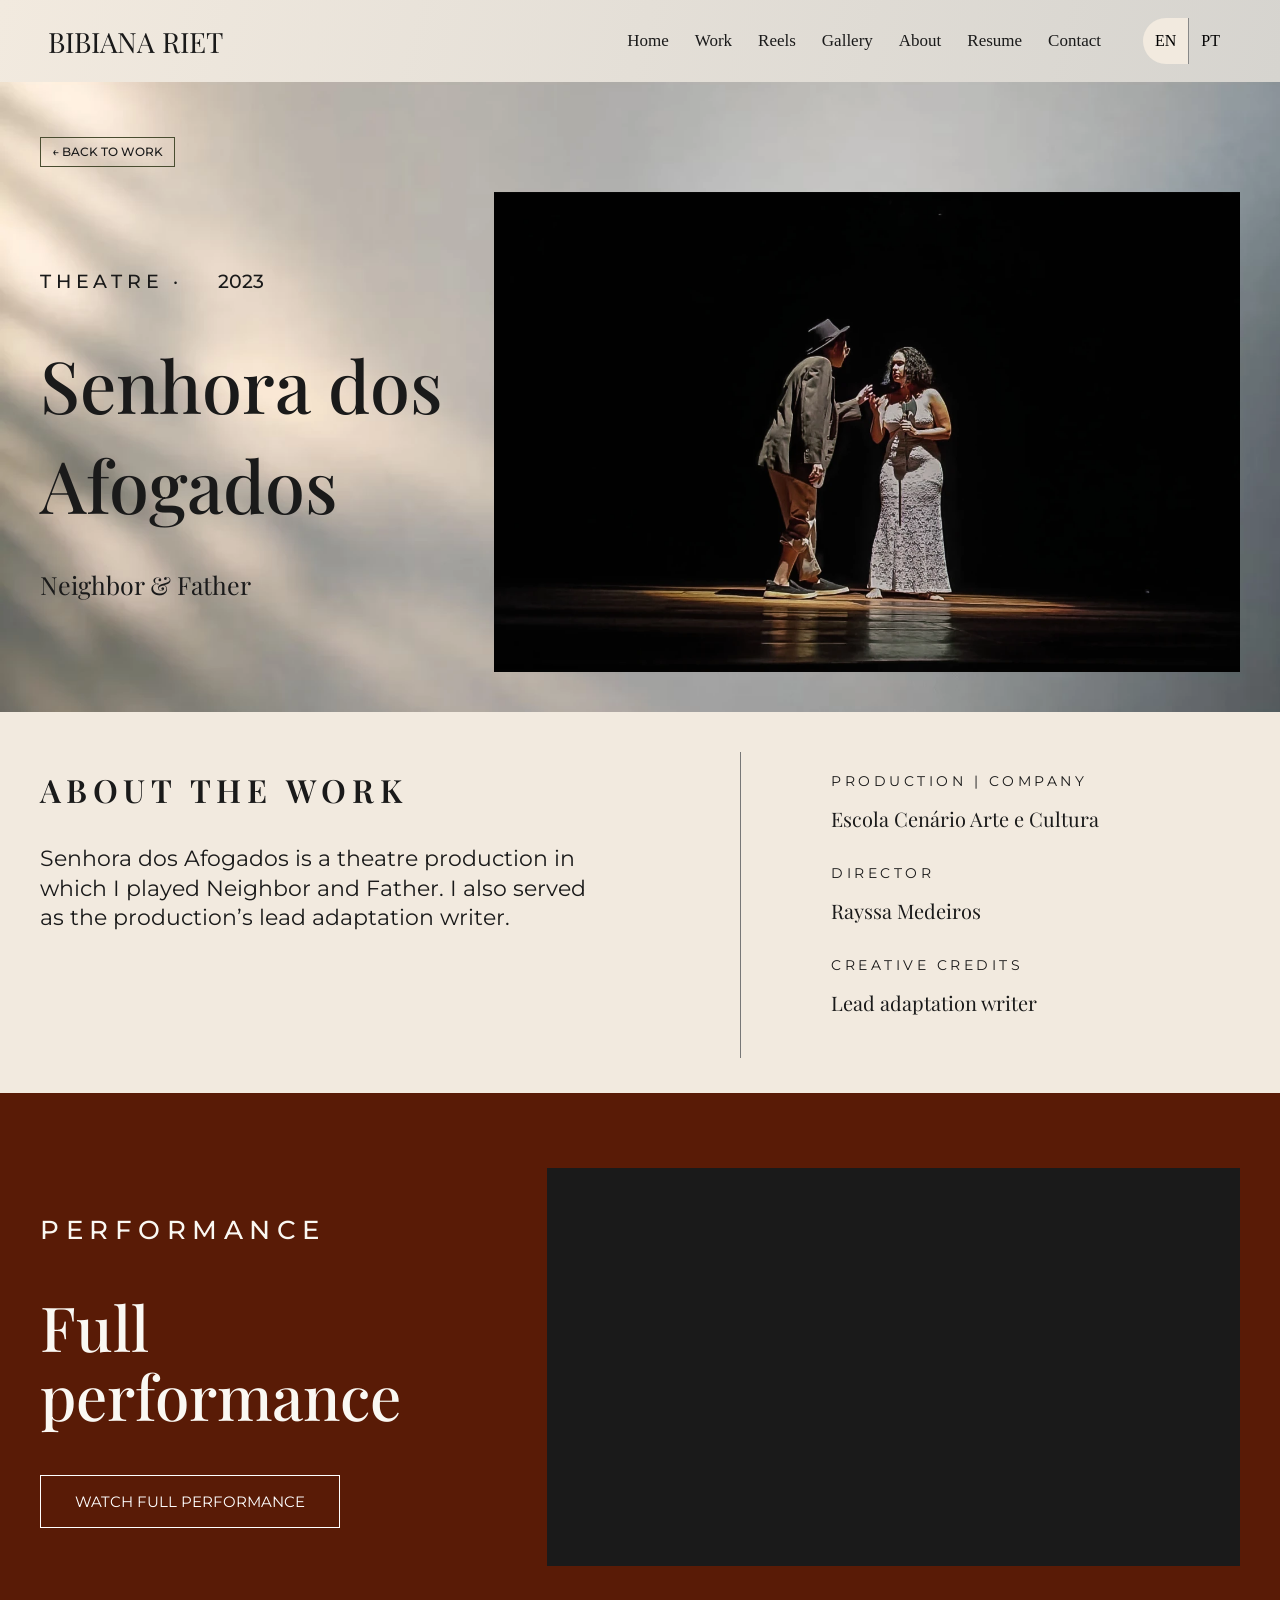
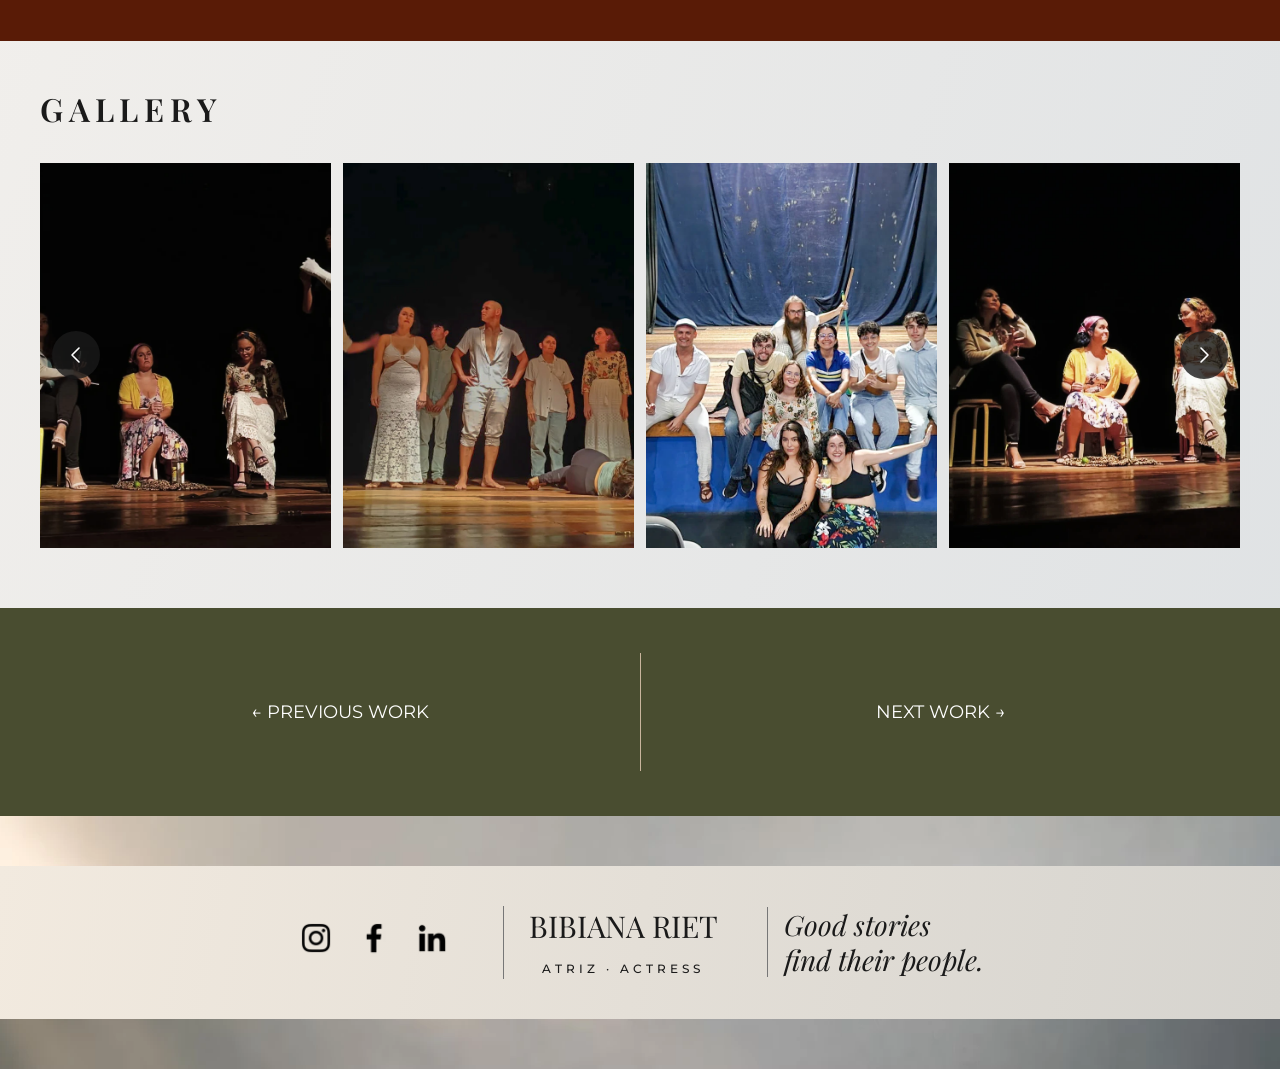
<file: project-2.html>
<!doctype html><html lang="en"><head><meta charset="utf-8"><meta name="viewport" content="width=device-width,initial-scale=1"><title>Senhora dos Afogados | Bibiana Riet</title><meta name="description" content="Explore Bibiana Riet’s work in Senhora dos Afogados, with production details, selected performance footage and photographs."><link rel="preconnect" href="https://fonts.googleapis.com"><link rel="preconnect" href="https://fonts.gstatic.com" crossorigin><link rel="stylesheet" href="https://fonts.googleapis.com/css2?family=Montserrat:wght@400;500;600&amp;family=Playfair+Display:wght@400;500;600&amp;display=swap"><link rel="stylesheet" href="style.css?v=e2fa0d52a4"><script src="site.js?v=82fa931441" defer></script><link rel="stylesheet" href="home.css?v=0f72b04148"><script src="review-translations.js?v=f9277d6ccd" defer></script><script src="home.js?v=367d5119b6" defer></script><link rel="stylesheet" href="home-fixes.css?v=b90174dc97"><link rel="stylesheet" href="project.css?v=77c1cb6e34"><script src="project.js?v=c0edbaa693" defer></script><!-- sharing-preview --><link rel="canonical" href="https://bibianariet.com/project-2.html"><meta property="og:type" content="website"><meta property="og:site_name" content="Bibiana Riet"><meta property="og:title" content="Senhora dos Afogados | Bibiana Riet"><meta property="og:description" content="Explore Bibiana Riet’s work in Senhora dos Afogados, with production details, selected performance footage and photographs."><meta property="og:url" content="https://bibianariet.com/project-2.html"><meta property="og:image" content="https://bibianariet.com/bibiana-riet-share.jpg"><meta property="og:image:type" content="image/jpeg"><meta property="og:image:width" content="1200"><meta property="og:image:height" content="630"><meta property="og:image:alt" content="Bibiana Riet, actress — portrait beside her name on an ivory background."><meta property="og:locale" content="en_US"><meta name="twitter:card" content="summary_large_image"><meta name="twitter:title" content="Senhora dos Afogados | Bibiana Riet"><meta name="twitter:description" content="Explore Bibiana Riet’s work in Senhora dos Afogados, with production details, selected performance footage and photographs."><meta name="twitter:image" content="https://bibianariet.com/bibiana-riet-share.jpg"><meta name="twitter:image:alt" content="Bibiana Riet, actress — editorial portrait and name."><!-- /sharing-preview --></head><body class="home-page project-page"><a class="skip" href="#main">Skip to content</a><header><a class="name" href="index.html">BIBIANA RIET</a><button id="menu" aria-expanded="false" aria-controls="nav">Menu</button><nav id="nav"><a  href="index.html">Home</a><a  href="work.html">Work</a><a  href="reels.html">Reels</a><a  href="gallery.html">Gallery</a><a  href="about.html">About</a><a  href="resume.html">Resume</a><a href="index.html#contact">Contact</a></nav><div class="languages" aria-label="Site language"><button data-lang="en" aria-pressed="true">EN</button><button data-lang="pt" aria-pressed="false">PT</button></div></header><main id="main" tabindex="-1"><section class="project-opening"><div class="project-wrap"><a class="project-back" href="work.html">← Back to work</a><div class="project-opening-grid"><div><p class="eyebrow">THEATRE · <span>2023</span></p><h1>Senhora dos Afogados</h1><h3>Neighbor & Father</h3></div><img class="" src="d028df20346e41cfaa79c6bdba4f44af.webp" alt="Senhora dos Afogados" loading="lazy" width="1500" height="846" decoding="async"></div></div></section><section class="project-description"><div class="project-wrap"><div><h2>ABOUT THE WORK</h2><p>Senhora dos Afogados is a theatre production in which I played Neighbor and Father. I also served as the production’s lead adaptation writer.</p></div><aside><dl><dt>PRODUCTION | COMPANY</dt><dd>Escola Cenário Arte e Cultura</dd><dt>DIRECTOR</dt><dd>Rayssa Medeiros</dd><dt>CREATIVE CREDITS</dt><dd>Lead adaptation writer</dd></dl></aside></div></section><section class="project-video"><div class="project-wrap"><div><p class="eyebrow">PERFORMANCE</p><h2>Full<br>performance</h2><a class="button " href="https://youtu.be/ojP13_ikp0w">Watch full performance</a></div><div class="video"><iframe src="https://www.youtube.com/embed/ojP13_ikp0w" title="Senhora dos Afogados — performance" loading="lazy" referrerpolicy="strict-origin-when-cross-origin" allow="accelerometer; autoplay; clipboard-write; encrypted-media; gyroscope; picture-in-picture; web-share" allowfullscreen></iframe></div></div></section><section class="project-photos"><div class="project-wrap"><h2>GALLERY</h2><div class="project-photo-stage"><div class="project-photo-track"><button class="project-photo" aria-label="Enlarge photograph"><img class="" src="91d30dbc9ae743ea8e11c85d34a173b3.webp" alt="Senhora dos Afogados — performance photograph" loading="lazy" width="1600" height="902" decoding="async"></button><button class="project-photo" aria-label="Enlarge photograph"><img class="" src="6e10a274ab9243cc98f2f37395f38e6d.webp" alt="Senhora dos Afogados — performance photograph" loading="lazy" width="1204" height="902" decoding="async"></button><button class="project-photo" aria-label="Enlarge photograph"><img class="" src="8325a9bc60924301abed2175c8f1e197.webp" alt="Senhora dos Afogados — performance photograph" loading="lazy" width="873" height="900" decoding="async"></button><button class="project-photo" aria-label="Enlarge photograph"><img class="" src="4cd5de050f744d14b7d7da16827e3af8.webp" alt="Senhora dos Afogados — performance photograph" loading="lazy" width="853" height="902" decoding="async"></button><button class="project-photo" aria-label="Enlarge photograph"><img class="" src="d028df20346e41cfaa79c6bdba4f44af.webp" alt="Senhora dos Afogados — performance photograph" loading="lazy" width="1500" height="846" decoding="async"></button></div><button class="track-prev" aria-label="Previous photographs">‹</button><button class="track-next" aria-label="Next photographs">›</button></div></div></section><dialog id="project-lightbox" aria-label="Project photographs"><button class="viewer-close" aria-label="Close photograph">×</button><button class="viewer-prev" aria-label="Previous photograph">‹</button><img alt=""><button class="viewer-next" aria-label="Next photograph">›</button></dialog><section class="project-paging"><div class="project-wrap"><a href="project-1.html">← Previous work</a><a href="project-3.html">Next work →</a></div></section></main><footer><div class="footer-social"><a href="https://instagram.com/bibianariet/" aria-label="Instagram"><img class="" src="instagram.webp" alt="Instagram" loading="lazy" width="78" height="78" decoding="async"></a><a href="https://facebook.com/profile.php?id=61594413833710" aria-label="Facebook"><img class="" src="facebook.webp" alt="Facebook" loading="lazy" width="78" height="78" decoding="async"></a><a href="https://linkedin.com/in/bibianariet" aria-label="LinkedIn"><img class="" src="linkedin.webp" alt="LinkedIn" loading="lazy" width="78" height="78" decoding="async"></a></div><div class="footer-name"><span class="name">BIBIANA RIET</span><p class="eyebrow">ATRIZ · ACTRESS</p></div><p class="footer-quote">Good stories<br>find their people.</p></footer></body></html>
</file>
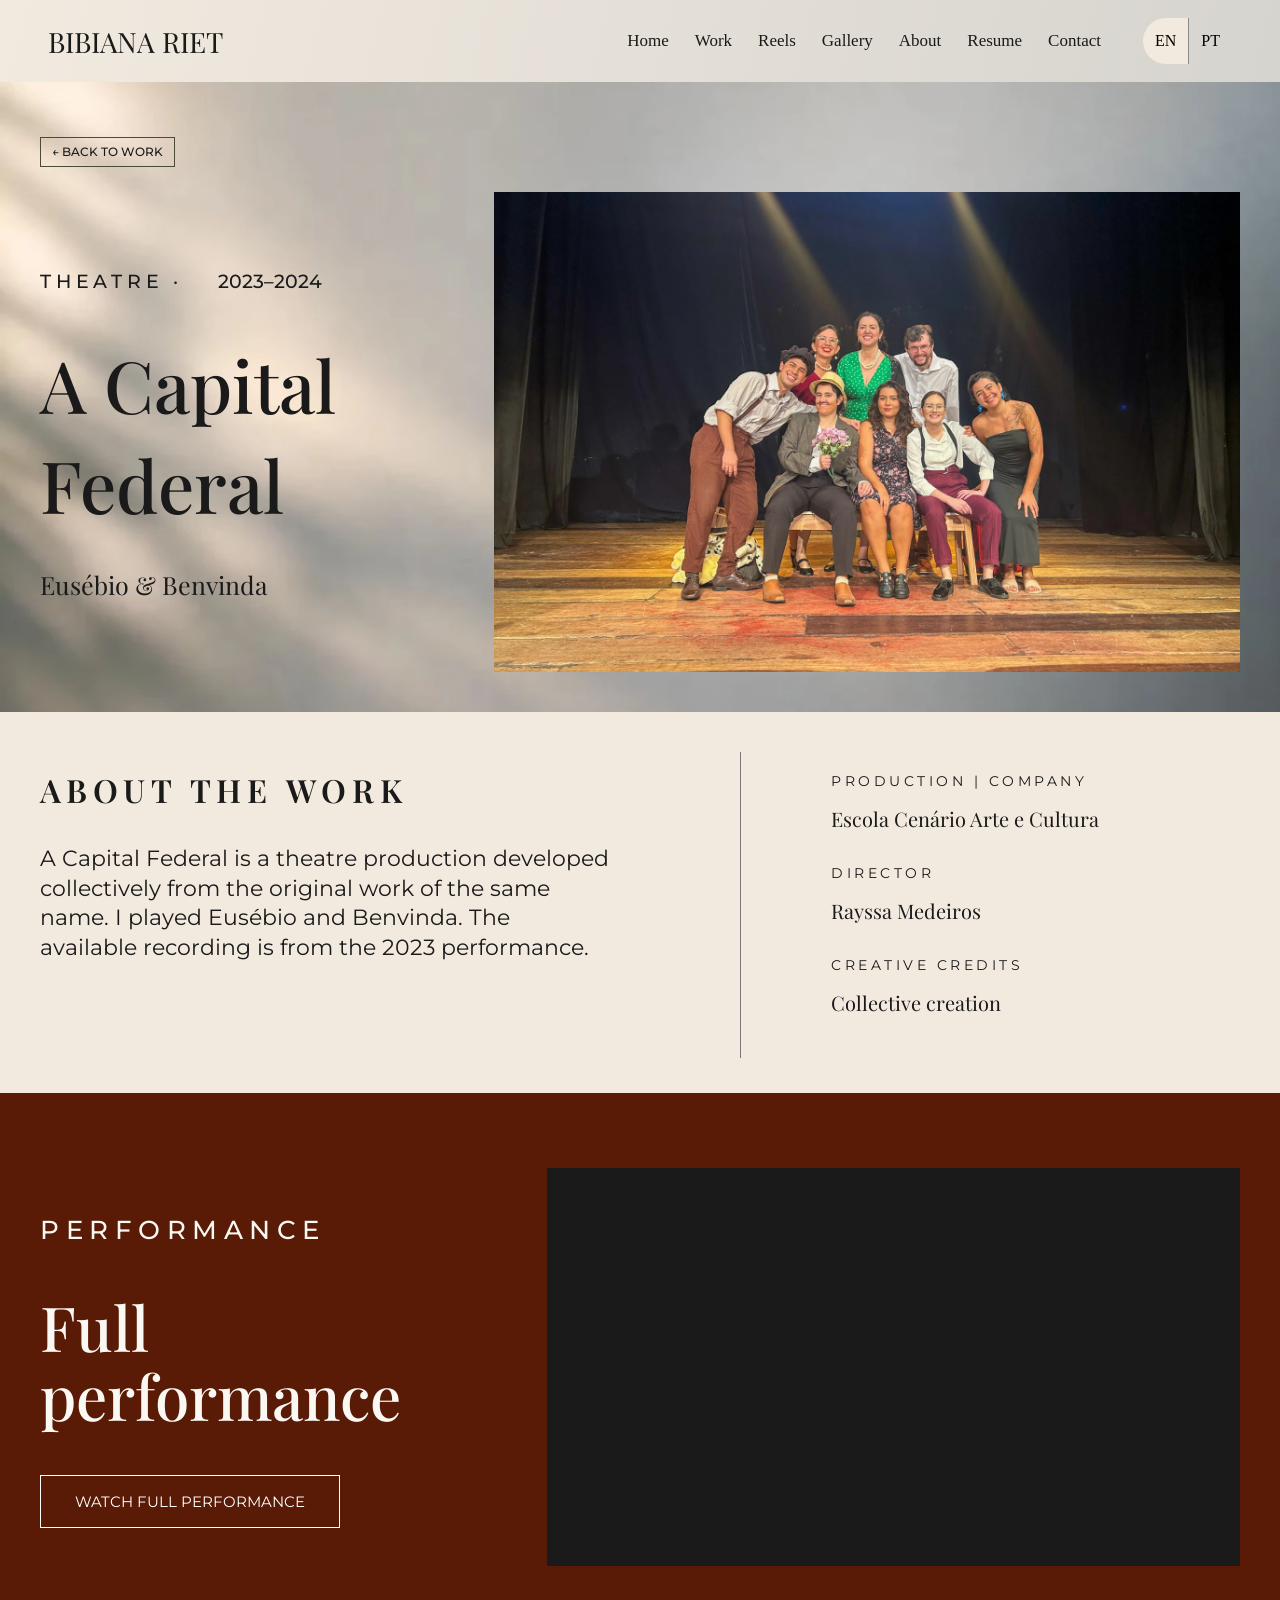
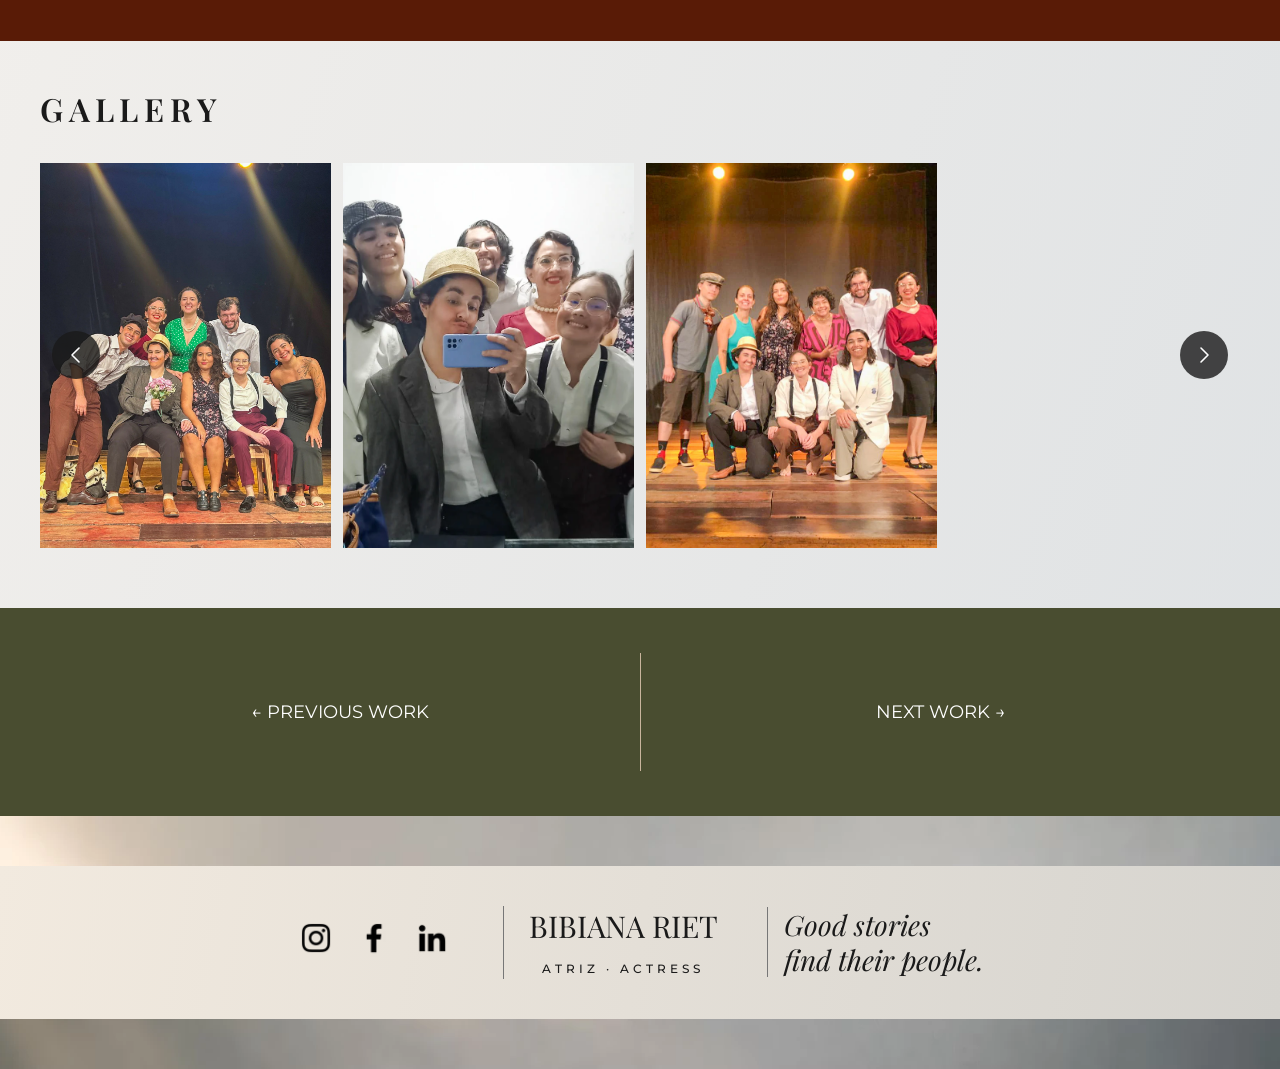
<file: project-3.html>
<!doctype html><html lang="en"><head><meta charset="utf-8"><meta name="viewport" content="width=device-width,initial-scale=1"><title>A Capital Federal | Bibiana Riet</title><meta name="description" content="Explore Bibiana Riet’s work in A Capital Federal, with production details, selected performance footage and photographs."><link rel="preconnect" href="https://fonts.googleapis.com"><link rel="preconnect" href="https://fonts.gstatic.com" crossorigin><link rel="stylesheet" href="https://fonts.googleapis.com/css2?family=Montserrat:wght@400;500;600&amp;family=Playfair+Display:wght@400;500;600&amp;display=swap"><link rel="stylesheet" href="style.css?v=e2fa0d52a4"><script src="site.js?v=82fa931441" defer></script><link rel="stylesheet" href="home.css?v=0f72b04148"><script src="review-translations.js?v=f9277d6ccd" defer></script><script src="home.js?v=367d5119b6" defer></script><link rel="stylesheet" href="home-fixes.css?v=b90174dc97"><link rel="stylesheet" href="project.css?v=77c1cb6e34"><script src="project.js?v=c0edbaa693" defer></script><!-- sharing-preview --><link rel="canonical" href="https://bibianariet.com/project-3.html"><meta property="og:type" content="website"><meta property="og:site_name" content="Bibiana Riet"><meta property="og:title" content="A Capital Federal | Bibiana Riet"><meta property="og:description" content="Explore Bibiana Riet’s work in A Capital Federal, with production details, selected performance footage and photographs."><meta property="og:url" content="https://bibianariet.com/project-3.html"><meta property="og:image" content="https://bibianariet.com/bibiana-riet-share.jpg"><meta property="og:image:type" content="image/jpeg"><meta property="og:image:width" content="1200"><meta property="og:image:height" content="630"><meta property="og:image:alt" content="Bibiana Riet, actress — portrait beside her name on an ivory background."><meta property="og:locale" content="en_US"><meta name="twitter:card" content="summary_large_image"><meta name="twitter:title" content="A Capital Federal | Bibiana Riet"><meta name="twitter:description" content="Explore Bibiana Riet’s work in A Capital Federal, with production details, selected performance footage and photographs."><meta name="twitter:image" content="https://bibianariet.com/bibiana-riet-share.jpg"><meta name="twitter:image:alt" content="Bibiana Riet, actress — editorial portrait and name."><!-- /sharing-preview --></head><body class="home-page project-page"><a class="skip" href="#main">Skip to content</a><header><a class="name" href="index.html">BIBIANA RIET</a><button id="menu" aria-expanded="false" aria-controls="nav">Menu</button><nav id="nav"><a  href="index.html">Home</a><a  href="work.html">Work</a><a  href="reels.html">Reels</a><a  href="gallery.html">Gallery</a><a  href="about.html">About</a><a  href="resume.html">Resume</a><a href="index.html#contact">Contact</a></nav><div class="languages" aria-label="Site language"><button data-lang="en" aria-pressed="true">EN</button><button data-lang="pt" aria-pressed="false">PT</button></div></header><main id="main" tabindex="-1"><section class="project-opening"><div class="project-wrap"><a class="project-back" href="work.html">← Back to work</a><div class="project-opening-grid"><div><p class="eyebrow">THEATRE · <span>2023–2024</span></p><h1>A Capital Federal</h1><h3>Eusébio & Benvinda</h3></div><img class="" src="1dc7786f78764dab98c7a436c86aa193.webp" alt="A Capital Federal" loading="lazy" width="1600" height="1200" decoding="async"></div></div></section><section class="project-description"><div class="project-wrap"><div><h2>ABOUT THE WORK</h2><p>A Capital Federal is a theatre production developed collectively from the original work of the same name. I played Eusébio and Benvinda. The available recording is from the 2023 performance.</p></div><aside><dl><dt>PRODUCTION | COMPANY</dt><dd>Escola Cenário Arte e Cultura</dd><dt>DIRECTOR</dt><dd>Rayssa Medeiros</dd><dt>CREATIVE CREDITS</dt><dd>Collective creation</dd></dl></aside></div></section><section class="project-video"><div class="project-wrap"><div><p class="eyebrow">PERFORMANCE</p><h2>Full<br>performance</h2><a class="button " href="https://youtu.be/EUvBcY5_kxk">Watch full performance</a></div><div class="video"><iframe src="https://www.youtube.com/embed/EUvBcY5_kxk" title="A Capital Federal — performance" loading="lazy" referrerpolicy="strict-origin-when-cross-origin" allow="accelerometer; autoplay; clipboard-write; encrypted-media; gyroscope; picture-in-picture; web-share" allowfullscreen></iframe></div></div></section><section class="project-photos"><div class="project-wrap"><h2>GALLERY</h2><div class="project-photo-stage"><div class="project-photo-track"><button class="project-photo" aria-label="Enlarge photograph"><img class="" src="270ca1b6e61349c8854afb297524605c.webp" alt="A Capital Federal — performance photograph" loading="lazy" width="1600" height="1494" decoding="async"></button><button class="project-photo" aria-label="Enlarge photograph"><img class="" src="15b43b40cc3149a08715bfafc5842e4a.webp" alt="A Capital Federal — performance photograph" loading="lazy" width="1395" height="995" decoding="async"></button><button class="project-photo" aria-label="Enlarge photograph"><img class="" src="74b3a0a8c7684050a8ad41919858b26a.webp" alt="A Capital Federal — performance photograph" loading="lazy" width="1013" height="960" decoding="async"></button></div><button class="track-prev" aria-label="Previous photographs">‹</button><button class="track-next" aria-label="Next photographs">›</button></div></div></section><dialog id="project-lightbox" aria-label="Project photographs"><button class="viewer-close" aria-label="Close photograph">×</button><button class="viewer-prev" aria-label="Previous photograph">‹</button><img alt=""><button class="viewer-next" aria-label="Next photograph">›</button></dialog><section class="project-paging"><div class="project-wrap"><a href="project-2.html">← Previous work</a><a href="project-4.html">Next work →</a></div></section></main><footer><div class="footer-social"><a href="https://instagram.com/bibianariet/" aria-label="Instagram"><img class="" src="instagram.webp" alt="Instagram" loading="lazy" width="78" height="78" decoding="async"></a><a href="https://facebook.com/profile.php?id=61594413833710" aria-label="Facebook"><img class="" src="facebook.webp" alt="Facebook" loading="lazy" width="78" height="78" decoding="async"></a><a href="https://linkedin.com/in/bibianariet" aria-label="LinkedIn"><img class="" src="linkedin.webp" alt="LinkedIn" loading="lazy" width="78" height="78" decoding="async"></a></div><div class="footer-name"><span class="name">BIBIANA RIET</span><p class="eyebrow">ATRIZ · ACTRESS</p></div><p class="footer-quote">Good stories<br>find their people.</p></footer></body></html>
</file>
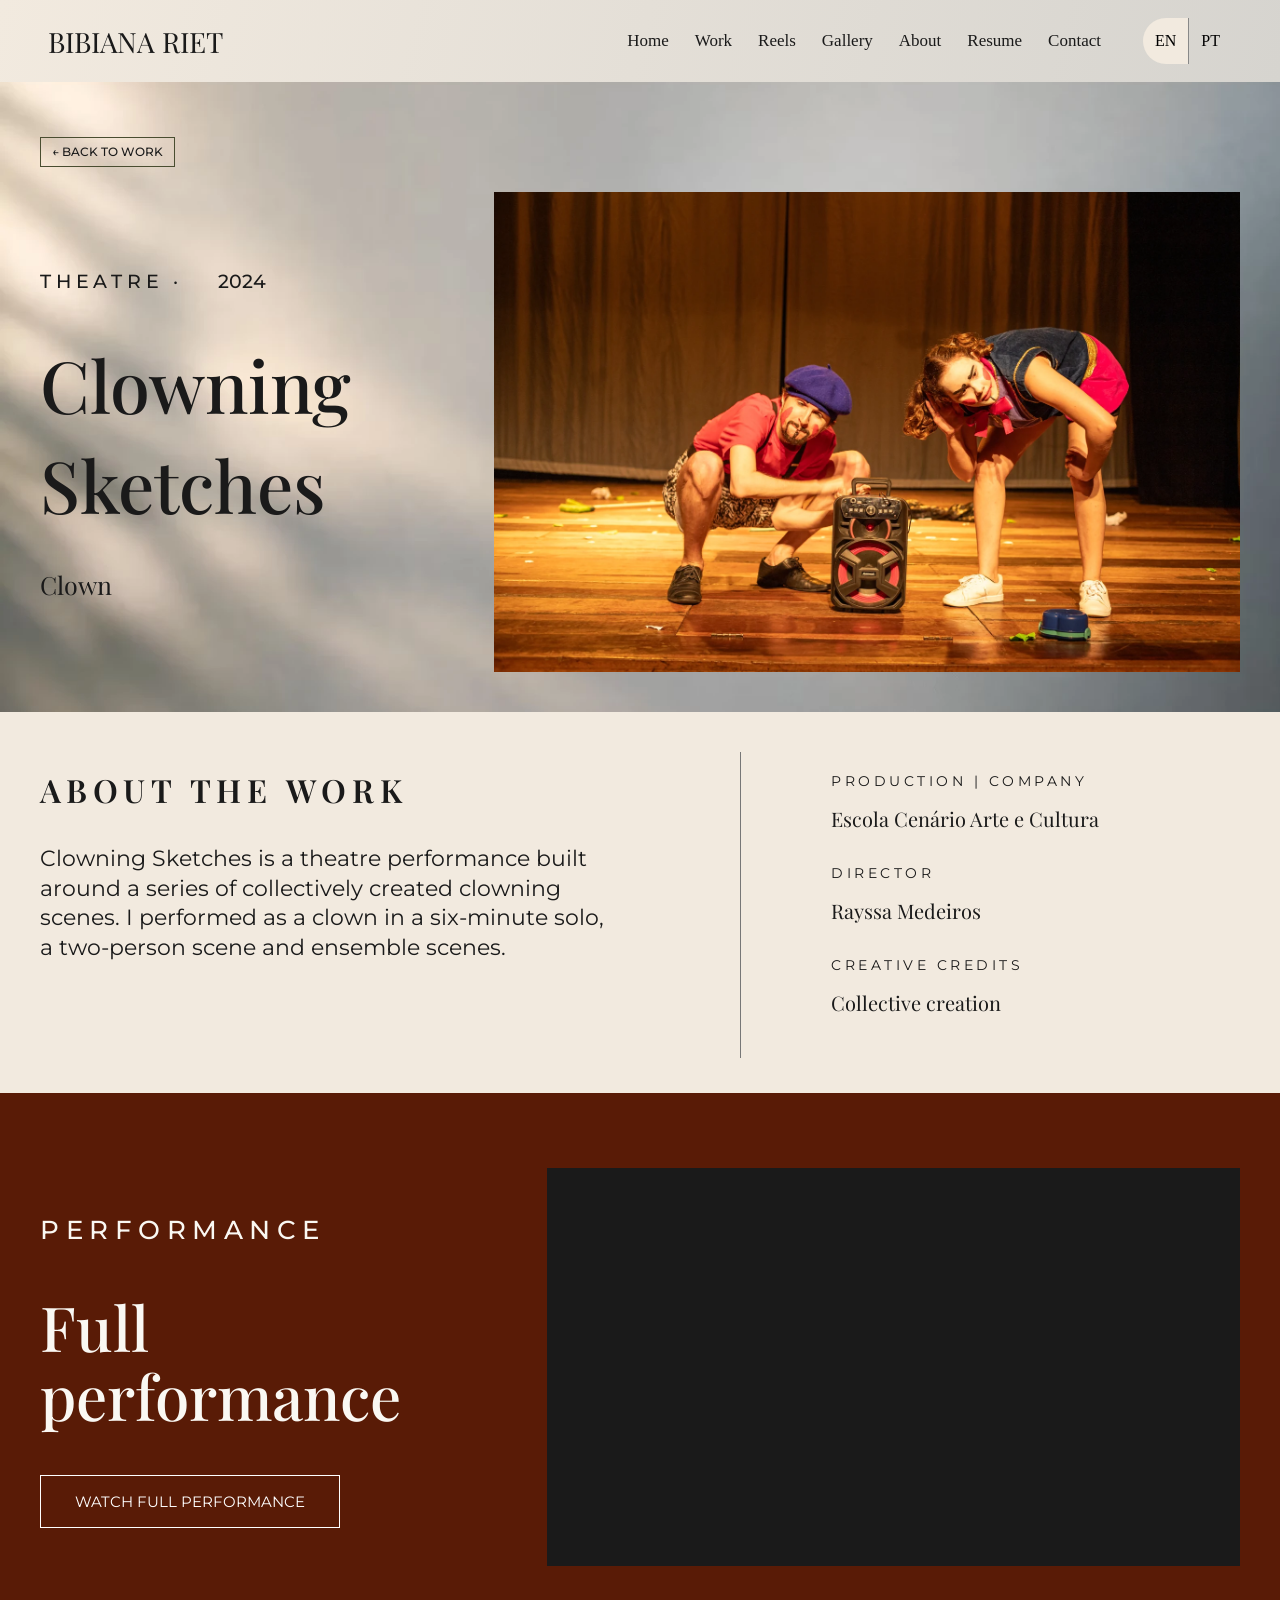
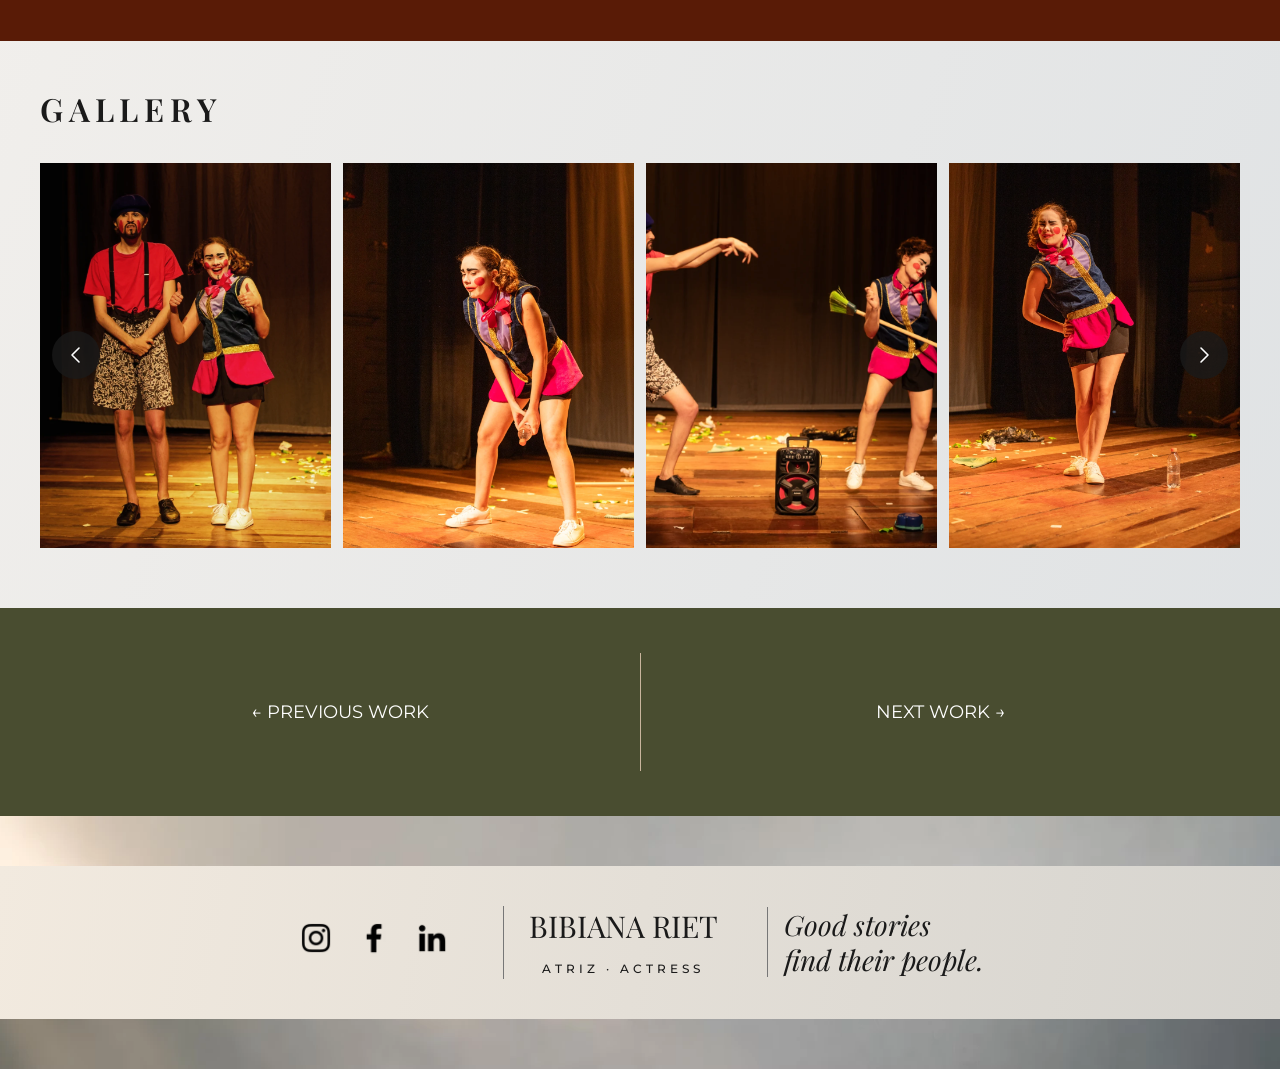
<file: project-4.html>
<!doctype html><html lang="en"><head><meta charset="utf-8"><meta name="viewport" content="width=device-width,initial-scale=1"><title>Clowning Sketches | Bibiana Riet</title><meta name="description" content="Explore Bibiana Riet’s work in Clowning Sketches, with production details, selected performance footage and photographs."><link rel="preconnect" href="https://fonts.googleapis.com"><link rel="preconnect" href="https://fonts.gstatic.com" crossorigin><link rel="stylesheet" href="https://fonts.googleapis.com/css2?family=Montserrat:wght@400;500;600&amp;family=Playfair+Display:wght@400;500;600&amp;display=swap"><link rel="stylesheet" href="style.css?v=e2fa0d52a4"><script src="site.js?v=82fa931441" defer></script><link rel="stylesheet" href="home.css?v=0f72b04148"><script src="review-translations.js?v=f9277d6ccd" defer></script><script src="home.js?v=367d5119b6" defer></script><link rel="stylesheet" href="home-fixes.css?v=b90174dc97"><link rel="stylesheet" href="project.css?v=77c1cb6e34"><script src="project.js?v=c0edbaa693" defer></script><!-- sharing-preview --><link rel="canonical" href="https://bibianariet.com/project-4.html"><meta property="og:type" content="website"><meta property="og:site_name" content="Bibiana Riet"><meta property="og:title" content="Clowning Sketches | Bibiana Riet"><meta property="og:description" content="Explore Bibiana Riet’s work in Clowning Sketches, with production details, selected performance footage and photographs."><meta property="og:url" content="https://bibianariet.com/project-4.html"><meta property="og:image" content="https://bibianariet.com/bibiana-riet-share.jpg"><meta property="og:image:type" content="image/jpeg"><meta property="og:image:width" content="1200"><meta property="og:image:height" content="630"><meta property="og:image:alt" content="Bibiana Riet, actress — portrait beside her name on an ivory background."><meta property="og:locale" content="en_US"><meta name="twitter:card" content="summary_large_image"><meta name="twitter:title" content="Clowning Sketches | Bibiana Riet"><meta name="twitter:description" content="Explore Bibiana Riet’s work in Clowning Sketches, with production details, selected performance footage and photographs."><meta name="twitter:image" content="https://bibianariet.com/bibiana-riet-share.jpg"><meta name="twitter:image:alt" content="Bibiana Riet, actress — editorial portrait and name."><!-- /sharing-preview --></head><body class="home-page project-page"><a class="skip" href="#main">Skip to content</a><header><a class="name" href="index.html">BIBIANA RIET</a><button id="menu" aria-expanded="false" aria-controls="nav">Menu</button><nav id="nav"><a  href="index.html">Home</a><a  href="work.html">Work</a><a  href="reels.html">Reels</a><a  href="gallery.html">Gallery</a><a  href="about.html">About</a><a  href="resume.html">Resume</a><a href="index.html#contact">Contact</a></nav><div class="languages" aria-label="Site language"><button data-lang="en" aria-pressed="true">EN</button><button data-lang="pt" aria-pressed="false">PT</button></div></header><main id="main" tabindex="-1"><section class="project-opening"><div class="project-wrap"><a class="project-back" href="work.html">← Back to work</a><div class="project-opening-grid"><div><p class="eyebrow">THEATRE · <span>2024</span></p><h1>Clowning Sketches</h1><h3>Clown</h3></div><img class="" src="25f06bdc057e4b18b85829441ba64fec.webp" alt="Clowning Sketches" loading="lazy" width="1600" height="1067" decoding="async"></div></div></section><section class="project-description"><div class="project-wrap"><div><h2>ABOUT THE WORK</h2><p>Clowning Sketches is a theatre performance built around a series of collectively created clowning scenes. I performed as a clown in a six-minute solo, a two-person scene and ensemble scenes.</p></div><aside><dl><dt>PRODUCTION | COMPANY</dt><dd>Escola Cenário Arte e Cultura</dd><dt>DIRECTOR</dt><dd>Rayssa Medeiros</dd><dt>CREATIVE CREDITS</dt><dd>Collective creation</dd></dl></aside></div></section><section class="project-video"><div class="project-wrap"><div><p class="eyebrow">PERFORMANCE</p><h2>Full<br>performance</h2><a class="button " href="https://youtu.be/bTfe6EsAEoQ">Watch full performance</a></div><div class="video"><iframe src="https://www.youtube.com/embed/bTfe6EsAEoQ" title="Clowning Sketches — performance" loading="lazy" referrerpolicy="strict-origin-when-cross-origin" allow="accelerometer; autoplay; clipboard-write; encrypted-media; gyroscope; picture-in-picture; web-share" allowfullscreen></iframe></div></div></section><section class="project-photos"><div class="project-wrap"><h2>GALLERY</h2><div class="project-photo-stage"><div class="project-photo-track"><button class="project-photo" aria-label="Enlarge photograph"><img class="" src="ed6476d2db1442799d2e13ca332e2179.webp" alt="Clowning Sketches — performance photograph" loading="lazy" width="1600" height="1346" decoding="async"></button><button class="project-photo" aria-label="Enlarge photograph"><img class="" src="d6b2d23a9829404bbb5e7c905e8e44f6.webp" alt="Clowning Sketches — performance photograph" loading="lazy" width="1000" height="1500" decoding="async"></button><button class="project-photo" aria-label="Enlarge photograph"><img class="" src="88392f81ea884706ae8935a13cfa6fec.webp" alt="Clowning Sketches — performance photograph" loading="lazy" width="1600" height="1067" decoding="async"></button><button class="project-photo" aria-label="Enlarge photograph"><img class="" src="22240820f5f84a098d7dd7acd28704b7.webp" alt="Clowning Sketches — performance photograph" loading="lazy" width="1000" height="1500" decoding="async"></button><button class="project-photo" aria-label="Enlarge photograph"><img class="" src="0d7b73be00c74554b90e98b121162010.webp" alt="Clowning Sketches — performance photograph" loading="lazy" width="1402" height="1600" decoding="async"></button></div><button class="track-prev" aria-label="Previous photographs">‹</button><button class="track-next" aria-label="Next photographs">›</button></div></div></section><dialog id="project-lightbox" aria-label="Project photographs"><button class="viewer-close" aria-label="Close photograph">×</button><button class="viewer-prev" aria-label="Previous photograph">‹</button><img alt=""><button class="viewer-next" aria-label="Next photograph">›</button></dialog><section class="project-paging"><div class="project-wrap"><a href="project-3.html">← Previous work</a><a href="project-5.html">Next work →</a></div></section></main><footer><div class="footer-social"><a href="https://instagram.com/bibianariet/" aria-label="Instagram"><img class="" src="instagram.webp" alt="Instagram" loading="lazy" width="78" height="78" decoding="async"></a><a href="https://facebook.com/profile.php?id=61594413833710" aria-label="Facebook"><img class="" src="facebook.webp" alt="Facebook" loading="lazy" width="78" height="78" decoding="async"></a><a href="https://linkedin.com/in/bibianariet" aria-label="LinkedIn"><img class="" src="linkedin.webp" alt="LinkedIn" loading="lazy" width="78" height="78" decoding="async"></a></div><div class="footer-name"><span class="name">BIBIANA RIET</span><p class="eyebrow">ATRIZ · ACTRESS</p></div><p class="footer-quote">Good stories<br>find their people.</p></footer></body></html>
</file>
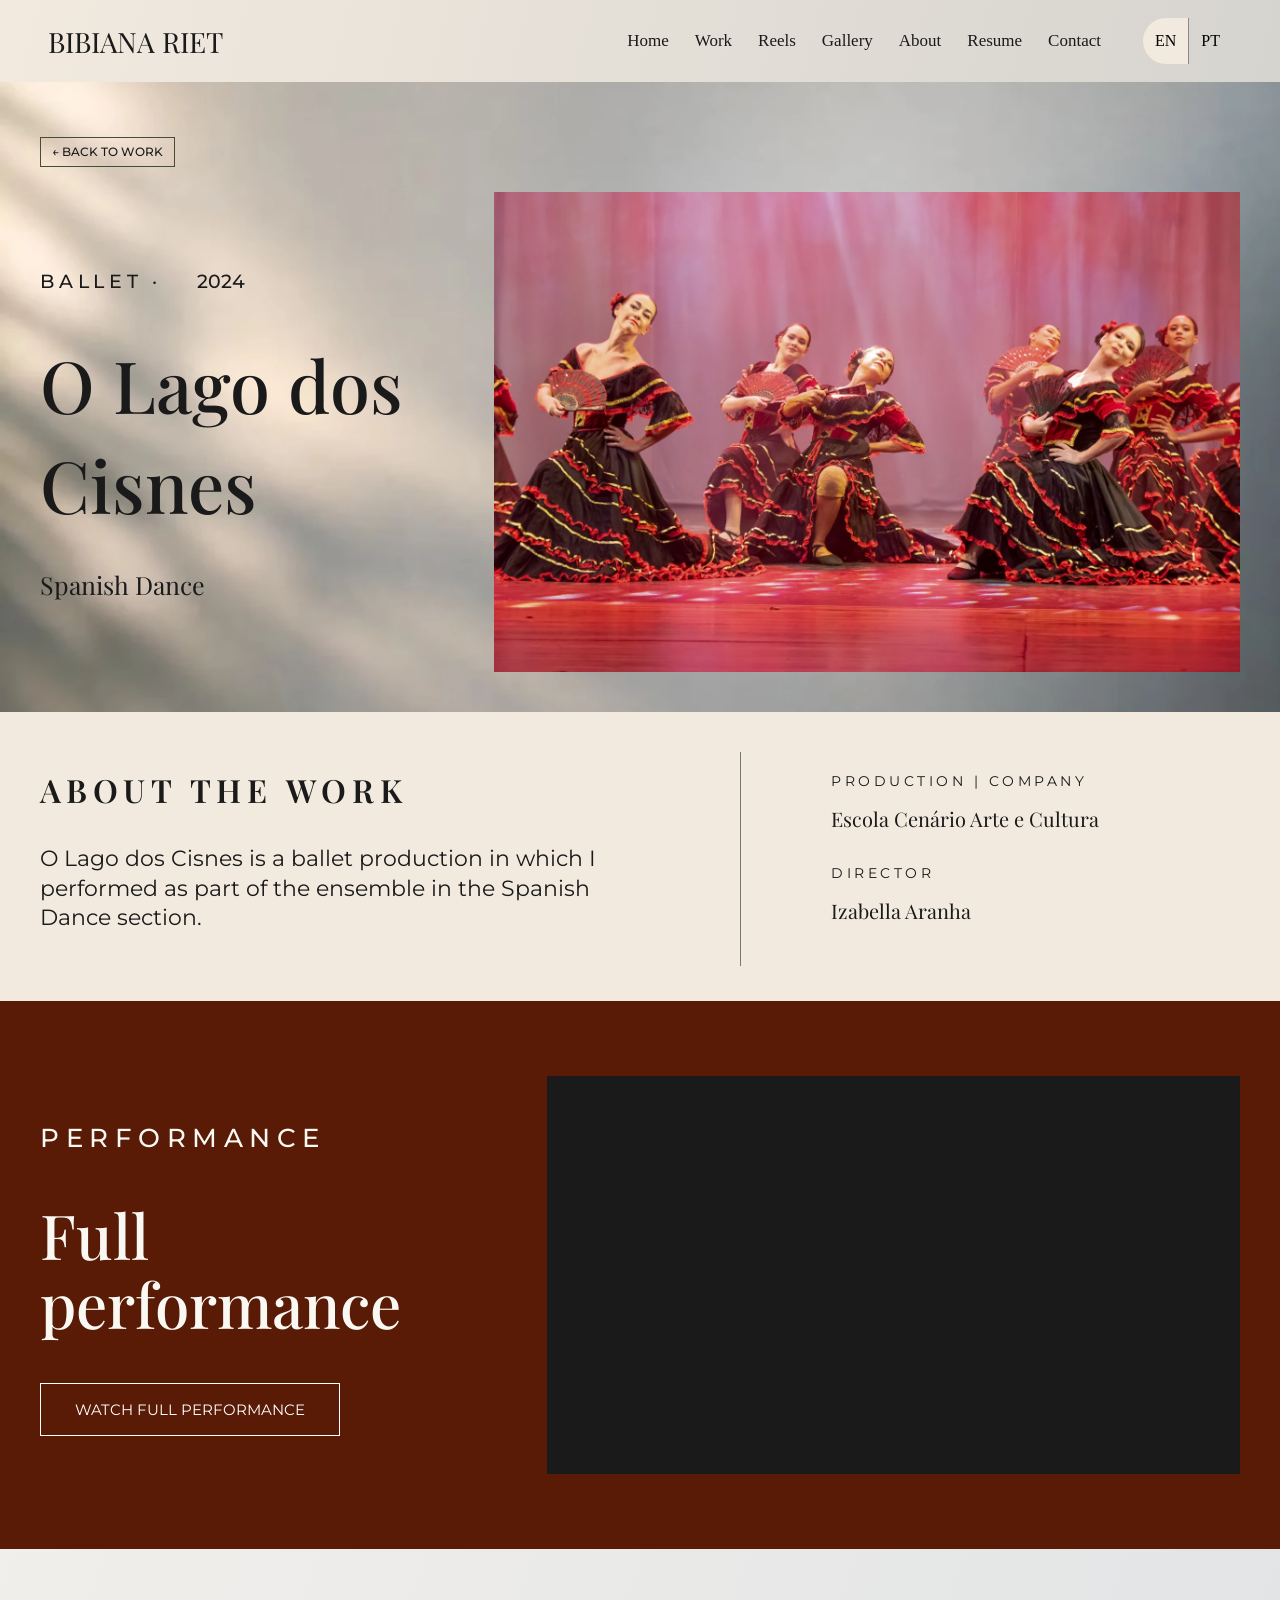
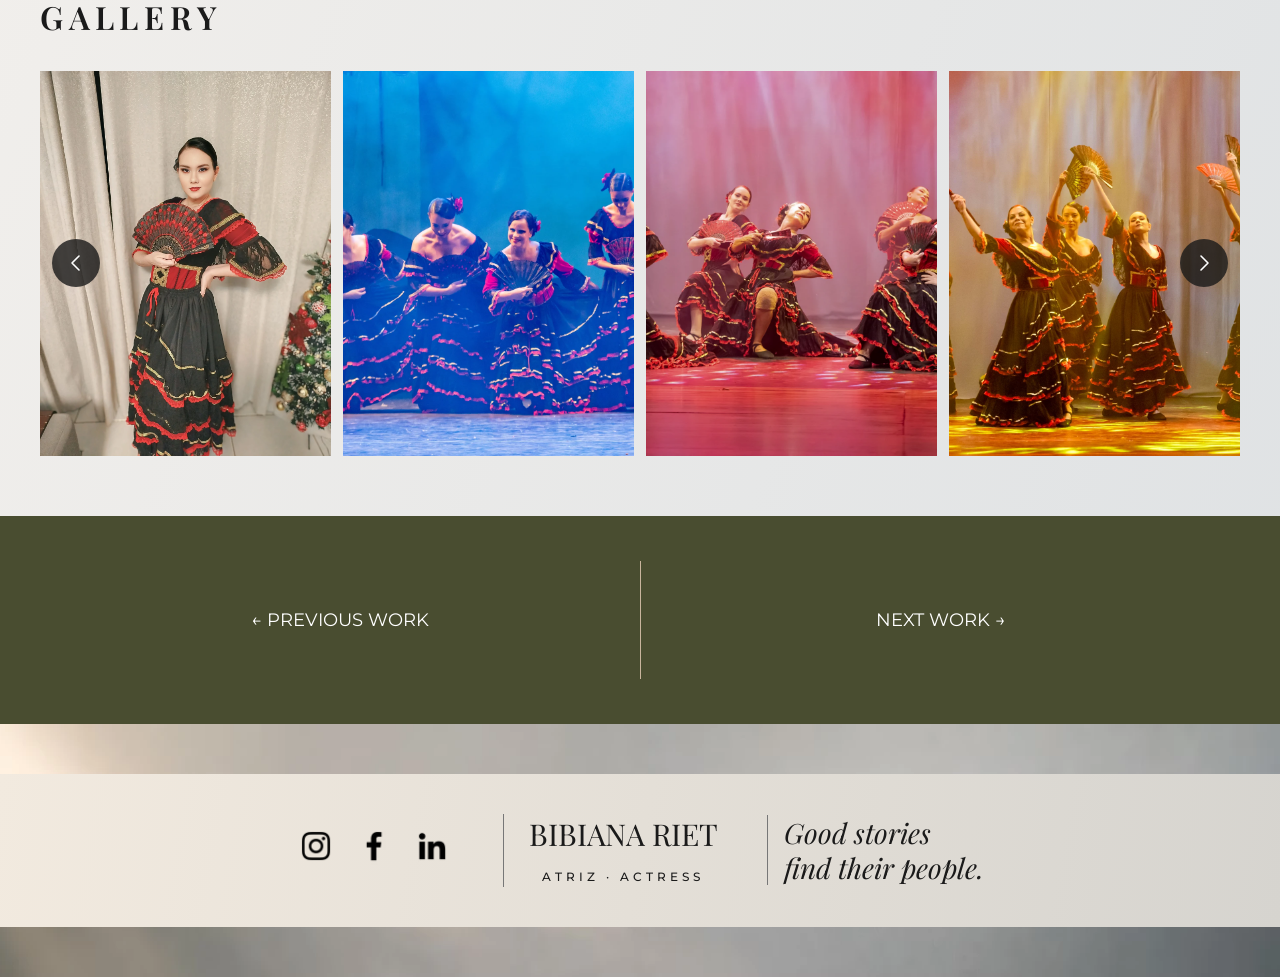
<file: project-5.html>
<!doctype html><html lang="en"><head><meta charset="utf-8"><meta name="viewport" content="width=device-width,initial-scale=1"><title>O Lago dos Cisnes | Bibiana Riet</title><meta name="description" content="Explore Bibiana Riet’s work in O Lago dos Cisnes, with production details, selected performance footage and photographs."><link rel="preconnect" href="https://fonts.googleapis.com"><link rel="preconnect" href="https://fonts.gstatic.com" crossorigin><link rel="stylesheet" href="https://fonts.googleapis.com/css2?family=Montserrat:wght@400;500;600&amp;family=Playfair+Display:wght@400;500;600&amp;display=swap"><link rel="stylesheet" href="style.css?v=e2fa0d52a4"><script src="site.js?v=82fa931441" defer></script><link rel="stylesheet" href="home.css?v=0f72b04148"><script src="review-translations.js?v=f9277d6ccd" defer></script><script src="home.js?v=367d5119b6" defer></script><link rel="stylesheet" href="home-fixes.css?v=b90174dc97"><link rel="stylesheet" href="project.css?v=77c1cb6e34"><script src="project.js?v=c0edbaa693" defer></script><!-- sharing-preview --><link rel="canonical" href="https://bibianariet.com/project-5.html"><meta property="og:type" content="website"><meta property="og:site_name" content="Bibiana Riet"><meta property="og:title" content="O Lago dos Cisnes | Bibiana Riet"><meta property="og:description" content="Explore Bibiana Riet’s work in O Lago dos Cisnes, with production details, selected performance footage and photographs."><meta property="og:url" content="https://bibianariet.com/project-5.html"><meta property="og:image" content="https://bibianariet.com/bibiana-riet-share.jpg"><meta property="og:image:type" content="image/jpeg"><meta property="og:image:width" content="1200"><meta property="og:image:height" content="630"><meta property="og:image:alt" content="Bibiana Riet, actress — portrait beside her name on an ivory background."><meta property="og:locale" content="en_US"><meta name="twitter:card" content="summary_large_image"><meta name="twitter:title" content="O Lago dos Cisnes | Bibiana Riet"><meta name="twitter:description" content="Explore Bibiana Riet’s work in O Lago dos Cisnes, with production details, selected performance footage and photographs."><meta name="twitter:image" content="https://bibianariet.com/bibiana-riet-share.jpg"><meta name="twitter:image:alt" content="Bibiana Riet, actress — editorial portrait and name."><!-- /sharing-preview --></head><body class="home-page project-page"><a class="skip" href="#main">Skip to content</a><header><a class="name" href="index.html">BIBIANA RIET</a><button id="menu" aria-expanded="false" aria-controls="nav">Menu</button><nav id="nav"><a  href="index.html">Home</a><a  href="work.html">Work</a><a  href="reels.html">Reels</a><a  href="gallery.html">Gallery</a><a  href="about.html">About</a><a  href="resume.html">Resume</a><a href="index.html#contact">Contact</a></nav><div class="languages" aria-label="Site language"><button data-lang="en" aria-pressed="true">EN</button><button data-lang="pt" aria-pressed="false">PT</button></div></header><main id="main" tabindex="-1"><section class="project-opening"><div class="project-wrap"><a class="project-back" href="work.html">← Back to work</a><div class="project-opening-grid"><div><p class="eyebrow">BALLET · <span>2024</span></p><h1>O Lago dos Cisnes</h1><h3>Spanish Dance</h3></div><img class="" src="f3e8910de204480bb5800c09365b62b9.webp" alt="O Lago dos Cisnes" loading="lazy" width="1600" height="1158" decoding="async"></div></div></section><section class="project-description"><div class="project-wrap"><div><h2>ABOUT THE WORK</h2><p>O Lago dos Cisnes is a ballet production in which I performed as part of the ensemble in the Spanish Dance section.</p></div><aside><dl><dt>PRODUCTION | COMPANY</dt><dd>Escola Cenário Arte e Cultura</dd><dt>DIRECTOR</dt><dd>Izabella Aranha</dd></dl></aside></div></section><section class="project-video"><div class="project-wrap"><div><p class="eyebrow">PERFORMANCE</p><h2>Full<br>performance</h2><a class="button " href="https://youtu.be/mXO9EV_9bVk">Watch full performance</a></div><div class="video"><iframe src="https://www.youtube.com/embed/mXO9EV_9bVk" title="O Lago dos Cisnes — performance" loading="lazy" referrerpolicy="strict-origin-when-cross-origin" allow="accelerometer; autoplay; clipboard-write; encrypted-media; gyroscope; picture-in-picture; web-share" allowfullscreen></iframe></div></div></section><section class="project-photos"><div class="project-wrap"><h2>GALLERY</h2><div class="project-photo-stage"><div class="project-photo-track"><button class="project-photo" aria-label="Enlarge photograph"><img class="" src="2cdffe703b634ac099d4b40637215169.webp" alt="O Lago dos Cisnes — performance photograph" loading="lazy" width="1125" height="1500" decoding="async"></button><button class="project-photo" aria-label="Enlarge photograph"><img class="" src="baa713db5fa94a3abddd6efe33f7b20f.webp" alt="O Lago dos Cisnes — performance photograph" loading="lazy" width="1600" height="1158" decoding="async"></button><button class="project-photo" aria-label="Enlarge photograph"><img class="" src="f3e8910de204480bb5800c09365b62b9.webp" alt="O Lago dos Cisnes — performance photograph" loading="lazy" width="1600" height="1158" decoding="async"></button><button class="project-photo" aria-label="Enlarge photograph"><img class="" src="17da172a38d34ad5a379519791609946.webp" alt="O Lago dos Cisnes — performance photograph" loading="lazy" width="1600" height="1158" decoding="async"></button></div><button class="track-prev" aria-label="Previous photographs">‹</button><button class="track-next" aria-label="Next photographs">›</button></div></div></section><dialog id="project-lightbox" aria-label="Project photographs"><button class="viewer-close" aria-label="Close photograph">×</button><button class="viewer-prev" aria-label="Previous photograph">‹</button><img alt=""><button class="viewer-next" aria-label="Next photograph">›</button></dialog><section class="project-paging"><div class="project-wrap"><a href="project-4.html">← Previous work</a><a href="project-6.html">Next work →</a></div></section></main><footer><div class="footer-social"><a href="https://instagram.com/bibianariet/" aria-label="Instagram"><img class="" src="instagram.webp" alt="Instagram" loading="lazy" width="78" height="78" decoding="async"></a><a href="https://facebook.com/profile.php?id=61594413833710" aria-label="Facebook"><img class="" src="facebook.webp" alt="Facebook" loading="lazy" width="78" height="78" decoding="async"></a><a href="https://linkedin.com/in/bibianariet" aria-label="LinkedIn"><img class="" src="linkedin.webp" alt="LinkedIn" loading="lazy" width="78" height="78" decoding="async"></a></div><div class="footer-name"><span class="name">BIBIANA RIET</span><p class="eyebrow">ATRIZ · ACTRESS</p></div><p class="footer-quote">Good stories<br>find their people.</p></footer></body></html>
</file>
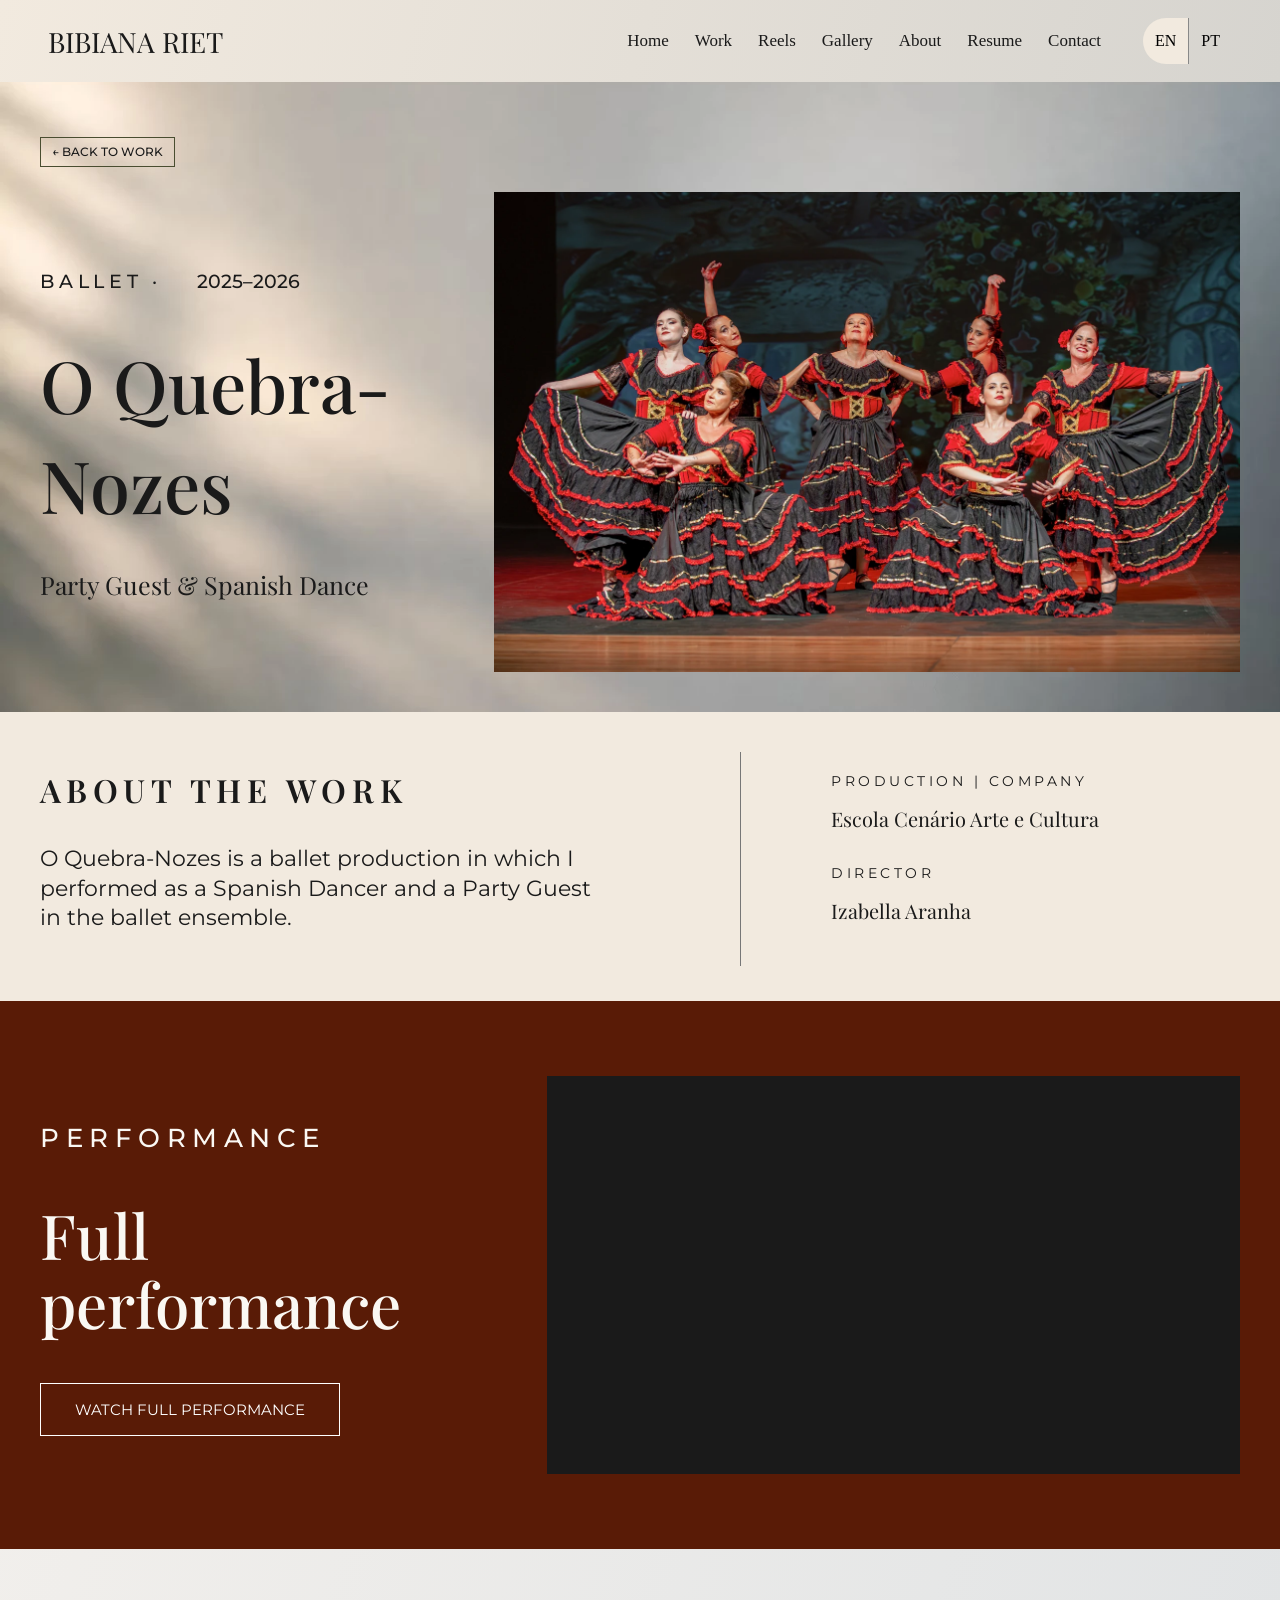
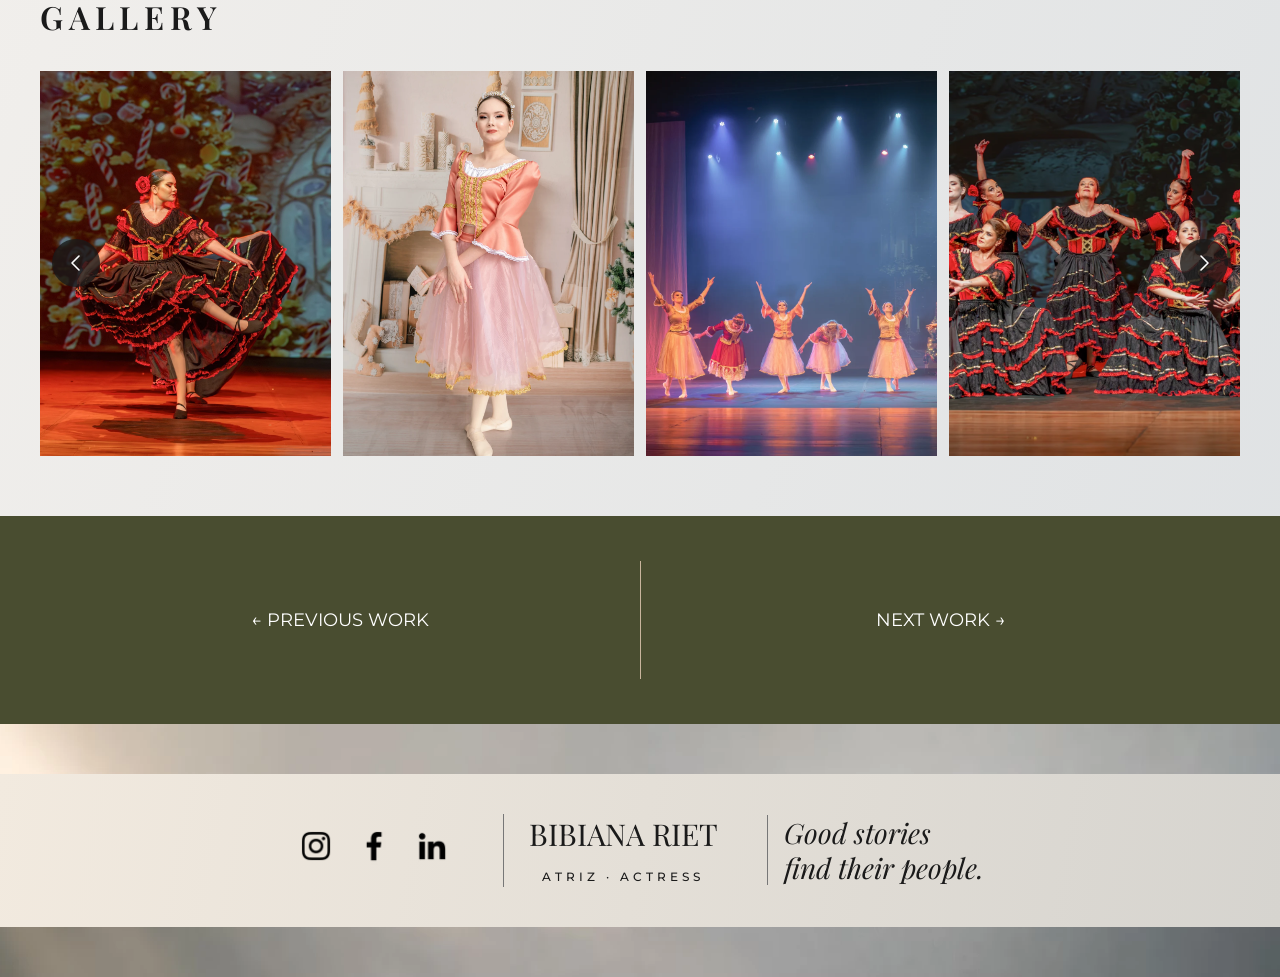
<file: project-6.html>
<!doctype html><html lang="en"><head><meta charset="utf-8"><meta name="viewport" content="width=device-width,initial-scale=1"><title>O Quebra-Nozes | Bibiana Riet</title><meta name="description" content="Explore Bibiana Riet’s work in O Quebra-Nozes, with production details, selected performance footage and photographs."><link rel="preconnect" href="https://fonts.googleapis.com"><link rel="preconnect" href="https://fonts.gstatic.com" crossorigin><link rel="stylesheet" href="https://fonts.googleapis.com/css2?family=Montserrat:wght@400;500;600&amp;family=Playfair+Display:wght@400;500;600&amp;display=swap"><link rel="stylesheet" href="style.css?v=e2fa0d52a4"><script src="site.js?v=82fa931441" defer></script><link rel="stylesheet" href="home.css?v=0f72b04148"><script src="review-translations.js?v=f9277d6ccd" defer></script><script src="home.js?v=367d5119b6" defer></script><link rel="stylesheet" href="home-fixes.css?v=b90174dc97"><link rel="stylesheet" href="project.css?v=77c1cb6e34"><script src="project.js?v=c0edbaa693" defer></script><!-- sharing-preview --><link rel="canonical" href="https://bibianariet.com/project-6.html"><meta property="og:type" content="website"><meta property="og:site_name" content="Bibiana Riet"><meta property="og:title" content="O Quebra-Nozes | Bibiana Riet"><meta property="og:description" content="Explore Bibiana Riet’s work in O Quebra-Nozes, with production details, selected performance footage and photographs."><meta property="og:url" content="https://bibianariet.com/project-6.html"><meta property="og:image" content="https://bibianariet.com/bibiana-riet-share.jpg"><meta property="og:image:type" content="image/jpeg"><meta property="og:image:width" content="1200"><meta property="og:image:height" content="630"><meta property="og:image:alt" content="Bibiana Riet, actress — portrait beside her name on an ivory background."><meta property="og:locale" content="en_US"><meta name="twitter:card" content="summary_large_image"><meta name="twitter:title" content="O Quebra-Nozes | Bibiana Riet"><meta name="twitter:description" content="Explore Bibiana Riet’s work in O Quebra-Nozes, with production details, selected performance footage and photographs."><meta name="twitter:image" content="https://bibianariet.com/bibiana-riet-share.jpg"><meta name="twitter:image:alt" content="Bibiana Riet, actress — editorial portrait and name."><!-- /sharing-preview --></head><body class="home-page project-page"><a class="skip" href="#main">Skip to content</a><header><a class="name" href="index.html">BIBIANA RIET</a><button id="menu" aria-expanded="false" aria-controls="nav">Menu</button><nav id="nav"><a  href="index.html">Home</a><a  href="work.html">Work</a><a  href="reels.html">Reels</a><a  href="gallery.html">Gallery</a><a  href="about.html">About</a><a  href="resume.html">Resume</a><a href="index.html#contact">Contact</a></nav><div class="languages" aria-label="Site language"><button data-lang="en" aria-pressed="true">EN</button><button data-lang="pt" aria-pressed="false">PT</button></div></header><main id="main" tabindex="-1"><section class="project-opening"><div class="project-wrap"><a class="project-back" href="work.html">← Back to work</a><div class="project-opening-grid"><div><p class="eyebrow">BALLET · <span>2025–2026</span></p><h1>O Quebra-Nozes</h1><h3>Party Guest & Spanish Dance</h3></div><img class="" src="094e955518124f29b3cc539603be4266.webp" alt="O Quebra-Nozes" loading="lazy" width="1500" height="1071" decoding="async"></div></div></section><section class="project-description"><div class="project-wrap"><div><h2>ABOUT THE WORK</h2><p>O Quebra-Nozes is a ballet production in which I performed as a Spanish Dancer and a Party Guest in the ballet ensemble.</p></div><aside><dl><dt>PRODUCTION | COMPANY</dt><dd>Escola Cenário Arte e Cultura</dd><dt>DIRECTOR</dt><dd>Izabella Aranha</dd></dl></aside></div></section><section class="project-video"><div class="project-wrap"><div><p class="eyebrow">PERFORMANCE</p><h2>Full<br>performance</h2><a class="button " href="https://youtu.be/OvQAHXHC59M">Watch full performance</a></div><div class="video"><iframe src="https://www.youtube.com/embed/OvQAHXHC59M" title="O Quebra-Nozes — performance" loading="lazy" referrerpolicy="strict-origin-when-cross-origin" allow="accelerometer; autoplay; clipboard-write; encrypted-media; gyroscope; picture-in-picture; web-share" allowfullscreen></iframe></div></div></section><section class="project-photos"><div class="project-wrap"><h2>GALLERY</h2><div class="project-photo-stage"><div class="project-photo-track"><button class="project-photo" aria-label="Enlarge photograph"><img class="" src="69ac13869fd044f89fc46c23a979d790.webp" alt="O Quebra-Nozes — performance photograph" loading="lazy" width="1111" height="1500" decoding="async"></button><button class="project-photo" aria-label="Enlarge photograph"><img class="" src="c5c96848af29428baa3ac79985848fd1.webp" alt="O Quebra-Nozes — performance photograph" loading="lazy" width="1143" height="1600" decoding="async"></button><button class="project-photo" aria-label="Enlarge photograph"><img class="" src="dfbe3d1ee4dc4332a02ece780ec9a27e.webp" alt="O Quebra-Nozes — performance photograph" loading="lazy" width="1600" height="1143" decoding="async"></button><button class="project-photo" aria-label="Enlarge photograph"><img class="" src="094e955518124f29b3cc539603be4266.webp" alt="O Quebra-Nozes — performance photograph" loading="lazy" width="1500" height="1071" decoding="async"></button><button class="project-photo" aria-label="Enlarge photograph"><img class="" src="710e8b025c994fcdb7aaee50c8b3a785.webp" alt="O Quebra-Nozes — performance photograph" loading="lazy" width="1200" height="1600" decoding="async"></button></div><button class="track-prev" aria-label="Previous photographs">‹</button><button class="track-next" aria-label="Next photographs">›</button></div></div></section><dialog id="project-lightbox" aria-label="Project photographs"><button class="viewer-close" aria-label="Close photograph">×</button><button class="viewer-prev" aria-label="Previous photograph">‹</button><img alt=""><button class="viewer-next" aria-label="Next photograph">›</button></dialog><section class="project-paging"><div class="project-wrap"><a href="project-5.html">← Previous work</a><a href="project-7.html">Next work →</a></div></section></main><footer><div class="footer-social"><a href="https://instagram.com/bibianariet/" aria-label="Instagram"><img class="" src="instagram.webp" alt="Instagram" loading="lazy" width="78" height="78" decoding="async"></a><a href="https://facebook.com/profile.php?id=61594413833710" aria-label="Facebook"><img class="" src="facebook.webp" alt="Facebook" loading="lazy" width="78" height="78" decoding="async"></a><a href="https://linkedin.com/in/bibianariet" aria-label="LinkedIn"><img class="" src="linkedin.webp" alt="LinkedIn" loading="lazy" width="78" height="78" decoding="async"></a></div><div class="footer-name"><span class="name">BIBIANA RIET</span><p class="eyebrow">ATRIZ · ACTRESS</p></div><p class="footer-quote">Good stories<br>find their people.</p></footer></body></html>
</file>
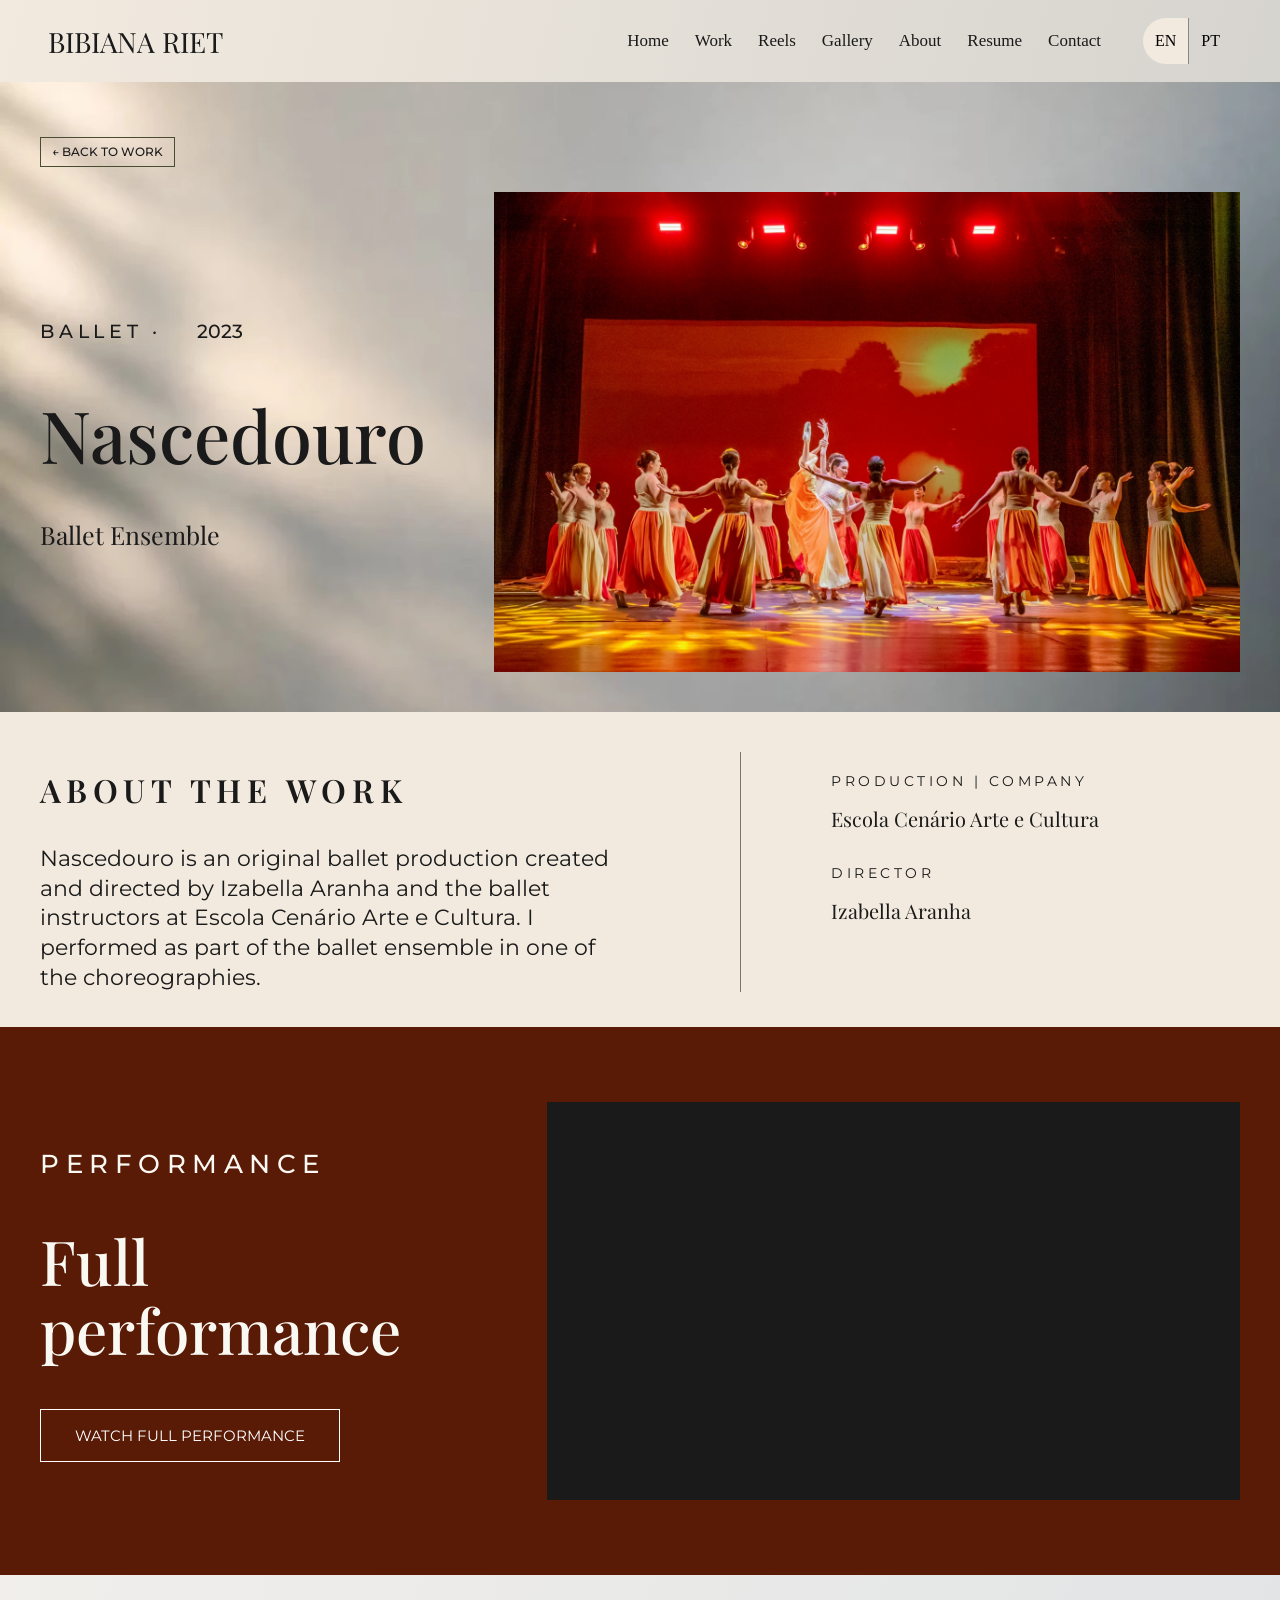
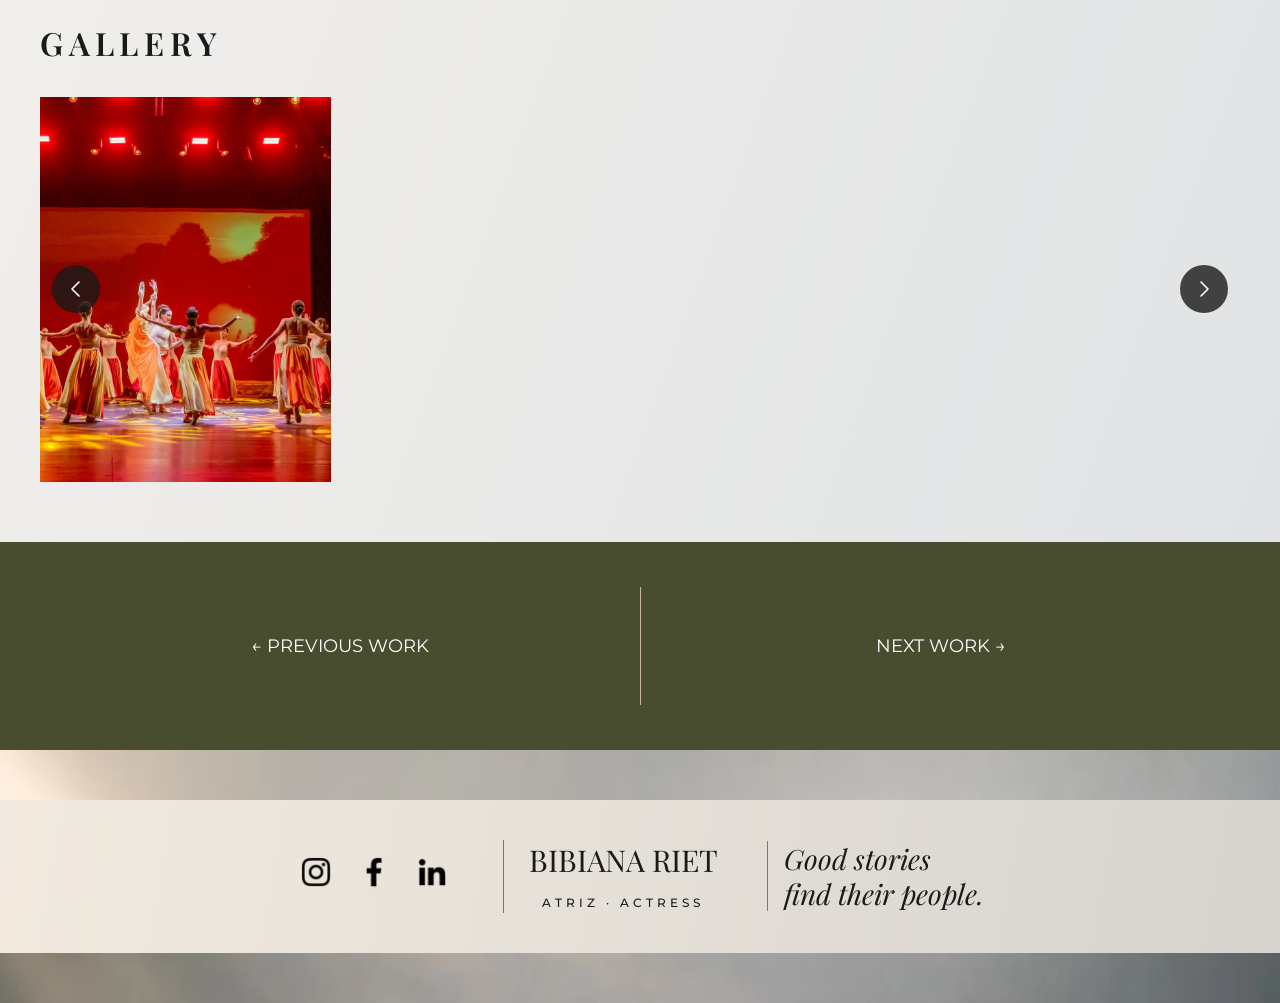
<file: project-7.html>
<!doctype html><html lang="en"><head><meta charset="utf-8"><meta name="viewport" content="width=device-width,initial-scale=1"><title>Nascedouro | Bibiana Riet</title><meta name="description" content="Explore Bibiana Riet’s work in Nascedouro, with production details, selected performance footage and photographs."><link rel="preconnect" href="https://fonts.googleapis.com"><link rel="preconnect" href="https://fonts.gstatic.com" crossorigin><link rel="stylesheet" href="https://fonts.googleapis.com/css2?family=Montserrat:wght@400;500;600&amp;family=Playfair+Display:wght@400;500;600&amp;display=swap"><link rel="stylesheet" href="style.css?v=e2fa0d52a4"><script src="site.js?v=82fa931441" defer></script><link rel="stylesheet" href="home.css?v=0f72b04148"><script src="review-translations.js?v=f9277d6ccd" defer></script><script src="home.js?v=367d5119b6" defer></script><link rel="stylesheet" href="home-fixes.css?v=b90174dc97"><link rel="stylesheet" href="project.css?v=77c1cb6e34"><script src="project.js?v=c0edbaa693" defer></script><!-- sharing-preview --><link rel="canonical" href="https://bibianariet.com/project-7.html"><meta property="og:type" content="website"><meta property="og:site_name" content="Bibiana Riet"><meta property="og:title" content="Nascedouro | Bibiana Riet"><meta property="og:description" content="Explore Bibiana Riet’s work in Nascedouro, with production details, selected performance footage and photographs."><meta property="og:url" content="https://bibianariet.com/project-7.html"><meta property="og:image" content="https://bibianariet.com/bibiana-riet-share.jpg"><meta property="og:image:type" content="image/jpeg"><meta property="og:image:width" content="1200"><meta property="og:image:height" content="630"><meta property="og:image:alt" content="Bibiana Riet, actress — portrait beside her name on an ivory background."><meta property="og:locale" content="en_US"><meta name="twitter:card" content="summary_large_image"><meta name="twitter:title" content="Nascedouro | Bibiana Riet"><meta name="twitter:description" content="Explore Bibiana Riet’s work in Nascedouro, with production details, selected performance footage and photographs."><meta name="twitter:image" content="https://bibianariet.com/bibiana-riet-share.jpg"><meta name="twitter:image:alt" content="Bibiana Riet, actress — editorial portrait and name."><!-- /sharing-preview --></head><body class="home-page project-page"><a class="skip" href="#main">Skip to content</a><header><a class="name" href="index.html">BIBIANA RIET</a><button id="menu" aria-expanded="false" aria-controls="nav">Menu</button><nav id="nav"><a  href="index.html">Home</a><a  href="work.html">Work</a><a  href="reels.html">Reels</a><a  href="gallery.html">Gallery</a><a  href="about.html">About</a><a  href="resume.html">Resume</a><a href="index.html#contact">Contact</a></nav><div class="languages" aria-label="Site language"><button data-lang="en" aria-pressed="true">EN</button><button data-lang="pt" aria-pressed="false">PT</button></div></header><main id="main" tabindex="-1"><section class="project-opening"><div class="project-wrap"><a class="project-back" href="work.html">← Back to work</a><div class="project-opening-grid"><div><p class="eyebrow">BALLET · <span>2023</span></p><h1>Nascedouro</h1><h3>Ballet Ensemble</h3></div><img class="" src="work-card-7.webp" alt="Nascedouro" loading="lazy" width="1600" height="1126" decoding="async"></div></div></section><section class="project-description"><div class="project-wrap"><div><h2>ABOUT THE WORK</h2><p>Nascedouro is an original ballet production created and directed by Izabella Aranha and the ballet instructors at Escola Cenário Arte e Cultura. I performed as part of the ballet ensemble in one of the choreographies.</p></div><aside><dl><dt>PRODUCTION | COMPANY</dt><dd>Escola Cenário Arte e Cultura</dd><dt>DIRECTOR</dt><dd>Izabella Aranha</dd></dl></aside></div></section><section class="project-video"><div class="project-wrap"><div><p class="eyebrow">PERFORMANCE</p><h2>Full<br>performance</h2><a class="button " href="https://youtu.be/0FFnWeCxgns">Watch full performance</a></div><div class="video"><iframe src="https://www.youtube.com/embed/0FFnWeCxgns" title="Nascedouro — performance" loading="lazy" referrerpolicy="strict-origin-when-cross-origin" allow="accelerometer; autoplay; clipboard-write; encrypted-media; gyroscope; picture-in-picture; web-share" allowfullscreen></iframe></div></div></section><section class="project-photos"><div class="project-wrap"><h2>GALLERY</h2><div class="project-photo-stage"><div class="project-photo-track"><button class="project-photo" aria-label="Enlarge photograph"><img class="" src="work-card-7.webp" alt="Nascedouro — performance photograph" loading="lazy" width="1600" height="1126" decoding="async"></button></div><button class="track-prev" aria-label="Previous photographs">‹</button><button class="track-next" aria-label="Next photographs">›</button></div></div></section><dialog id="project-lightbox" aria-label="Project photographs"><button class="viewer-close" aria-label="Close photograph">×</button><button class="viewer-prev" aria-label="Previous photograph">‹</button><img alt=""><button class="viewer-next" aria-label="Next photograph">›</button></dialog><section class="project-paging"><div class="project-wrap"><a href="project-6.html">← Previous work</a><a href="project-1.html">Next work →</a></div></section></main><footer><div class="footer-social"><a href="https://instagram.com/bibianariet/" aria-label="Instagram"><img class="" src="instagram.webp" alt="Instagram" loading="lazy" width="78" height="78" decoding="async"></a><a href="https://facebook.com/profile.php?id=61594413833710" aria-label="Facebook"><img class="" src="facebook.webp" alt="Facebook" loading="lazy" width="78" height="78" decoding="async"></a><a href="https://linkedin.com/in/bibianariet" aria-label="LinkedIn"><img class="" src="linkedin.webp" alt="LinkedIn" loading="lazy" width="78" height="78" decoding="async"></a></div><div class="footer-name"><span class="name">BIBIANA RIET</span><p class="eyebrow">ATRIZ · ACTRESS</p></div><p class="footer-quote">Good stories<br>find their people.</p></footer></body></html>
</file>
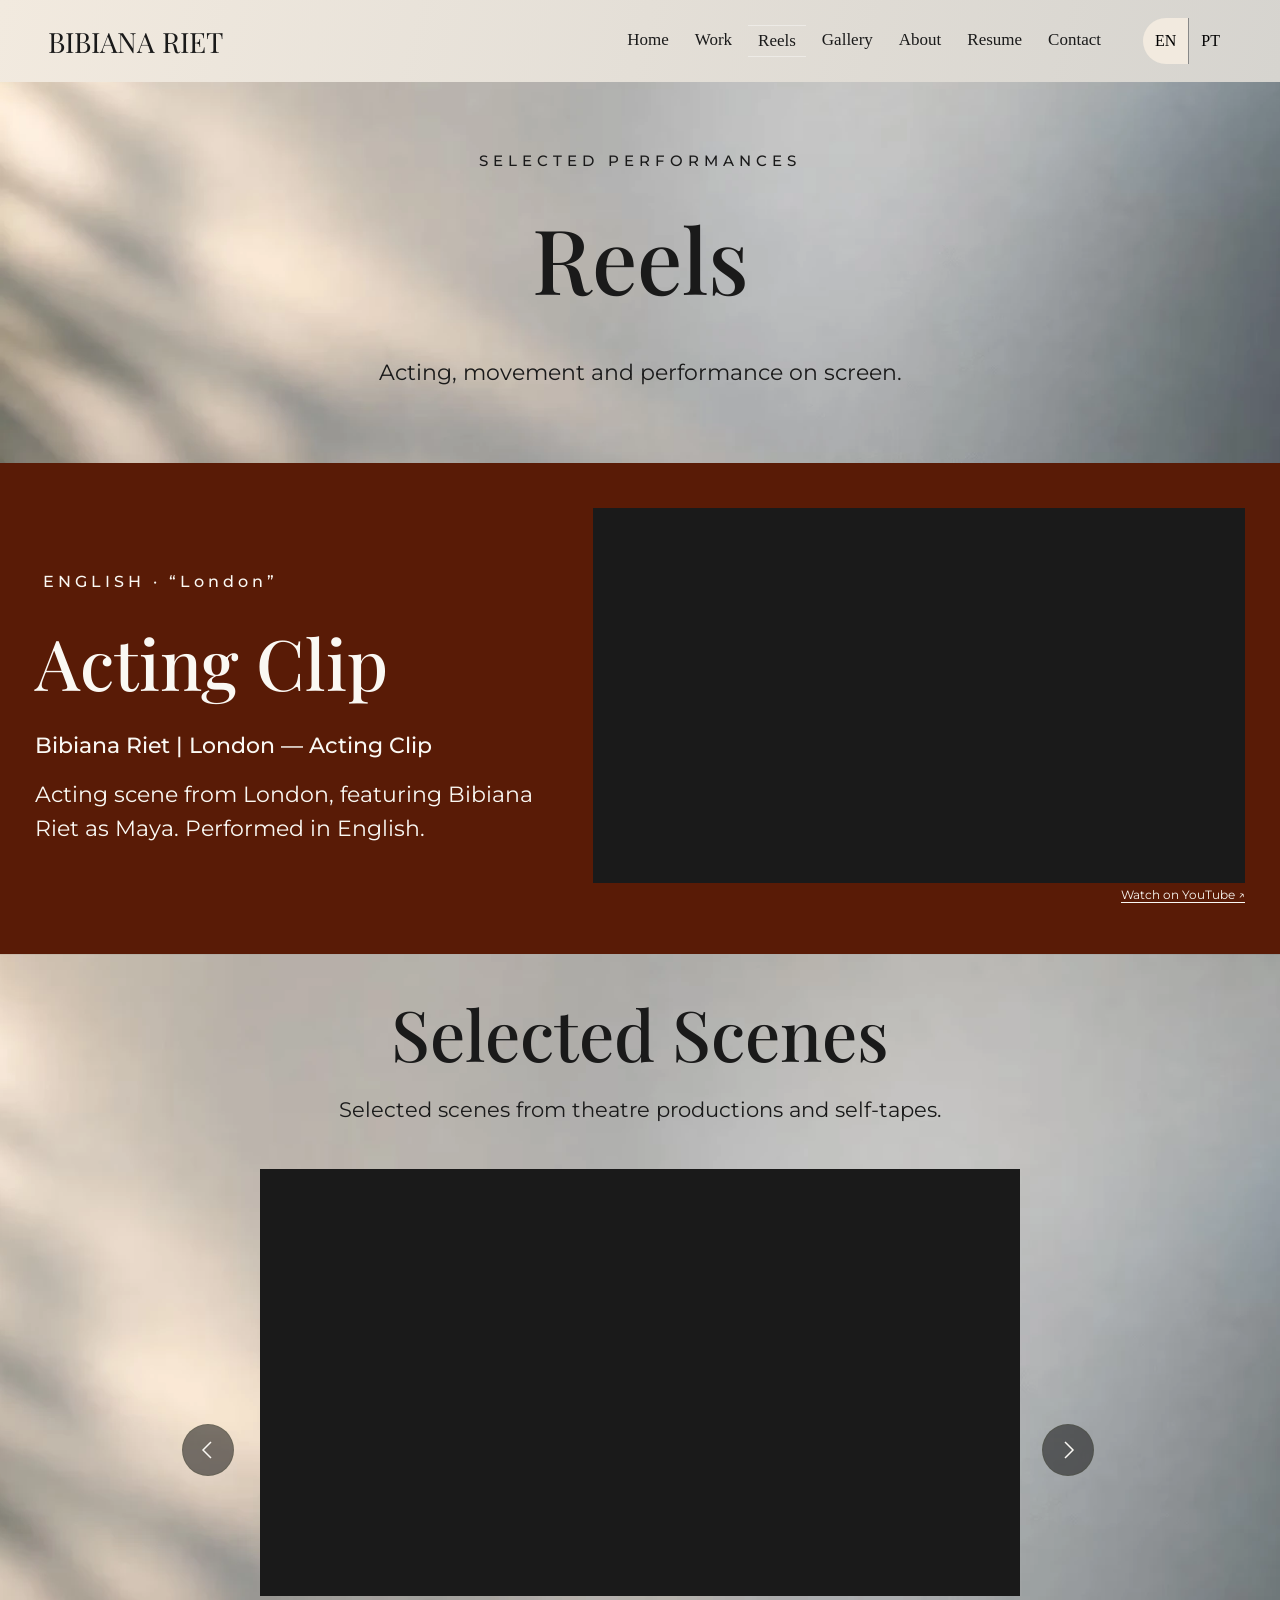
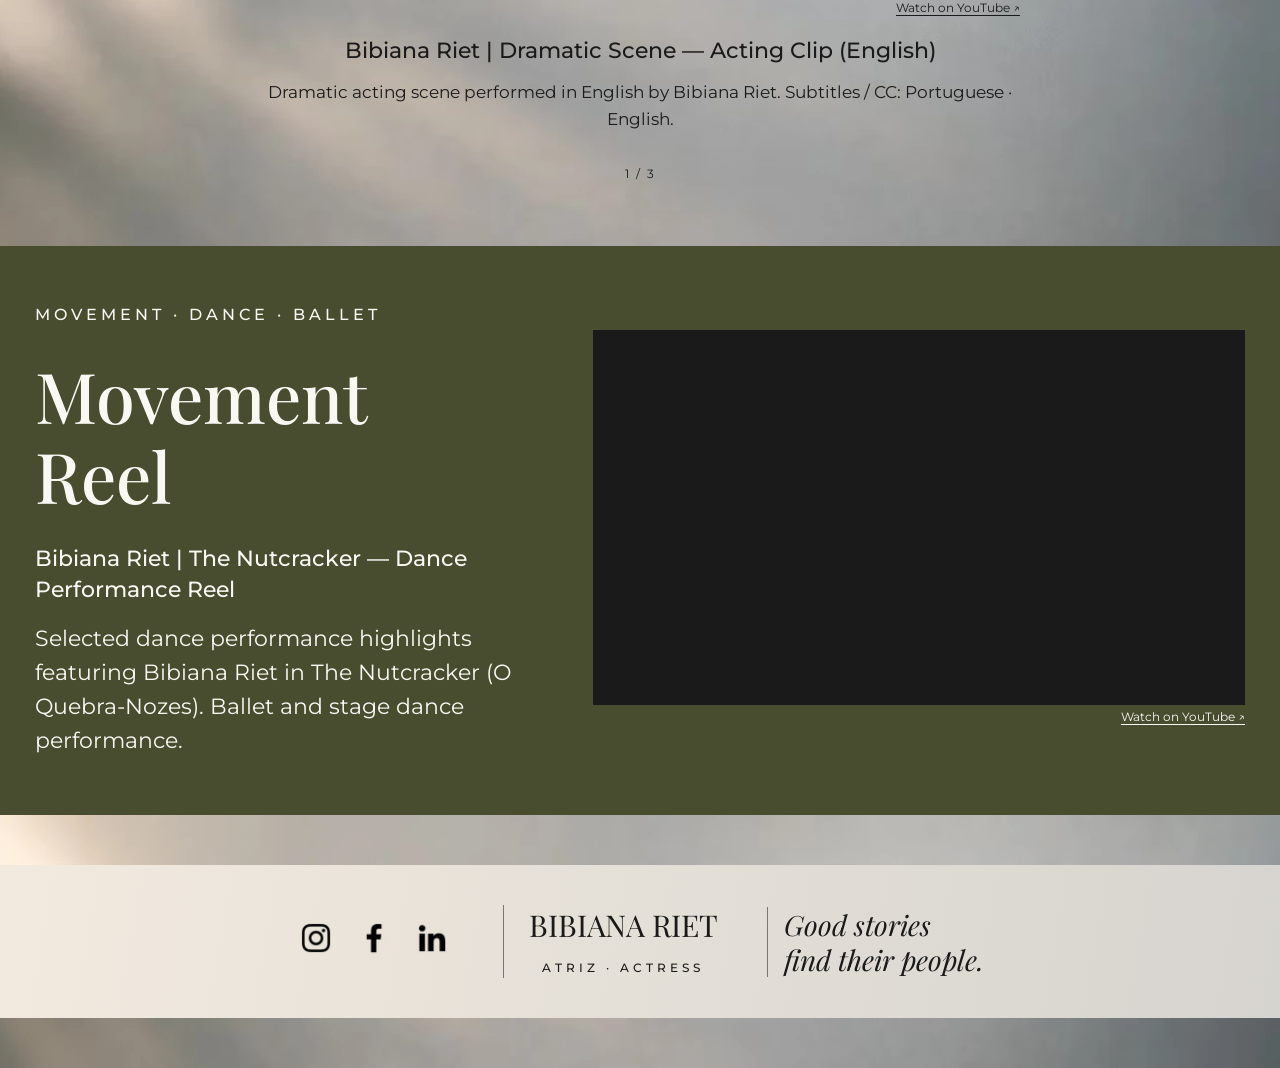
<file: reels.html>
<!doctype html><html lang="en"><head><meta charset="utf-8"><meta name="viewport" content="width=device-width,initial-scale=1"><title>Acting Clips &amp; Reels | Bibiana Riet</title><meta name="description" content="Watch Bibiana Riet as Maya in “London”, performed in English, alongside dramatic acting clips, Portuguese theatre scenes and a movement reel."><link rel="preconnect" href="https://fonts.googleapis.com"><link rel="preconnect" href="https://fonts.gstatic.com" crossorigin><link rel="stylesheet" href="https://fonts.googleapis.com/css2?family=Montserrat:wght@400;500;600&amp;family=Playfair+Display:wght@400;500;600&amp;display=swap"><link rel="stylesheet" href="style.css?v=e2fa0d52a4"><script src="site.js?v=82fa931441" defer></script><link rel="stylesheet" href="home.css?v=0f72b04148"><script src="review-translations.js?v=f9277d6ccd" defer></script><script src="reels-metadata.js?v=20261026" defer></script><script src="home.js?v=367d5119b6" defer></script><link rel="stylesheet" href="home-fixes.css?v=b90174dc97"><link rel="stylesheet" href="reels.css?v=c47a753369"><script src="scene-carousel.js?v=83c8b44959" defer></script><link rel="stylesheet" href="scene-carousel.css?v=a96c5d69e5"><!-- sharing-preview --><link rel="canonical" href="https://bibianariet.com/reels.html"><meta property="og:type" content="website"><meta property="og:site_name" content="Bibiana Riet"><meta property="og:title" content="Acting Clips &amp; Reels | Bibiana Riet"><meta property="og:description" content="Watch Bibiana Riet as Maya in “London”, performed in English, alongside dramatic acting clips, Portuguese theatre scenes and a movement reel."><meta property="og:url" content="https://bibianariet.com/reels.html"><meta property="og:image" content="https://bibianariet.com/bibiana-riet-share.jpg"><meta property="og:image:type" content="image/jpeg"><meta property="og:image:width" content="1200"><meta property="og:image:height" content="630"><meta property="og:image:alt" content="Bibiana Riet, actress — portrait beside her name on an ivory background."><meta property="og:locale" content="en_US"><meta name="twitter:card" content="summary_large_image"><meta name="twitter:title" content="Acting Clips &amp; Reels | Bibiana Riet"><meta name="twitter:description" content="Watch Bibiana Riet as Maya in “London”, performed in English, alongside dramatic acting clips, Portuguese theatre scenes and a movement reel."><meta name="twitter:image" content="https://bibianariet.com/bibiana-riet-share.jpg"><meta name="twitter:image:alt" content="Bibiana Riet, actress — editorial portrait and name."><!-- /sharing-preview --><script src="performance.js?v=715e4272bd" defer></script><noscript><style>iframe[data-video-src]{display:none}</style></noscript><style>.reels-page .video-title{font:500 22px/1.4 Montserrat,Arial,sans-serif;letter-spacing:0;margin:0 0 16px;min-height:0;overflow-wrap:anywhere}.reels-page .scene-grid .video-title{text-align:center;margin:14px 0 12px}@media(max-width:850px){.reels-page .video-title{font-size:18px}}</style></head><body class="home-page reels-page"><a class="skip" href="#main">Skip to content</a><header><a class="name" href="index.html">BIBIANA RIET</a><button id="menu" aria-expanded="false" aria-controls="nav">Menu</button><nav id="nav"><a  href="index.html">Home</a><a  href="work.html">Work</a><a aria-current="page" href="reels.html">Reels</a><a  href="gallery.html">Gallery</a><a  href="about.html">About</a><a  href="resume.html">Resume</a><a href="index.html#contact">Contact</a></nav><div class="languages" aria-label="Site language"><button data-lang="en" aria-pressed="true">EN</button><button data-lang="pt" aria-pressed="false">PT</button></div></header><main id="main" tabindex="-1"><section class="reels-intro"><div class="reels-wrap"><p class="eyebrow">SELECTED PERFORMANCES</p><h1>Reels</h1><p>Acting, movement and performance on screen.</p></div></section><section class="acting-feature" id="english-acting"><div class="reels-wrap"><div class="reels-feature"><div><p class="acting-label">ENGLISH · “London”</p><h2>Acting Clip</h2><h3 class="video-title">Bibiana Riet | London — Acting Clip</h3><p>Acting scene from London, featuring Bibiana Riet as Maya. Performed in English.</p></div><div class="video"><iframe data-video-src="https://www.youtube.com/embed/Pk-Y2ZGk_WU?playsinline=1&amp;rel=0" title="Bibiana Riet | London — Acting Clip" loading="lazy" referrerpolicy="strict-origin-when-cross-origin" allow="accelerometer; autoplay; clipboard-write; encrypted-media; gyroscope; picture-in-picture; web-share" allowfullscreen></iframe><noscript><iframe src="https://www.youtube.com/embed/Pk-Y2ZGk_WU?playsinline=1&amp;rel=0" title="Bibiana Riet | London — Acting Clip" loading="lazy" referrerpolicy="strict-origin-when-cross-origin" allow="accelerometer; autoplay; clipboard-write; encrypted-media; gyroscope; picture-in-picture; web-share" allowfullscreen></iframe></noscript><a class="youtube-direct" href="https://www.youtube.com/watch?v=Pk-Y2ZGk_WU" target="_blank" rel="noopener">Watch on YouTube ↗</a></div></div></div></section><section class="selected-scenes" id="selected-scenes"><div class="reels-wrap"><h2>Selected Scenes</h2><p class="scenes-description">Selected scenes from theatre productions and self-tapes.</p><div class="scene-carousel"><button class="scene-nav scene-prev" aria-label="Previous video" hidden><svg viewBox="0 0 24 24" aria-hidden="true"><path d="M9 4l8 8-8 8"/></svg></button><div class="scene-grid"><article><div class="video"><iframe data-video-src="https://www.youtube.com/embed/gTuJbDEXhok?playsinline=1&amp;rel=0" title="Bibiana Riet | Dramatic Scene — Acting Clip (English)" loading="lazy" referrerpolicy="strict-origin-when-cross-origin" allow="accelerometer; autoplay; clipboard-write; encrypted-media; gyroscope; picture-in-picture; web-share" allowfullscreen></iframe><noscript><iframe src="https://www.youtube.com/embed/gTuJbDEXhok?playsinline=1&amp;rel=0" title="Bibiana Riet | Dramatic Scene — Acting Clip (English)" loading="lazy" referrerpolicy="strict-origin-when-cross-origin" allow="accelerometer; autoplay; clipboard-write; encrypted-media; gyroscope; picture-in-picture; web-share" allowfullscreen></iframe></noscript><a class="youtube-direct" href="https://www.youtube.com/watch?v=gTuJbDEXhok" target="_blank" rel="noopener">Watch on YouTube ↗</a></div><h3 class="video-title">Bibiana Riet | Dramatic Scene — Acting Clip (English)</h3><p>Dramatic acting scene performed in English by Bibiana Riet. Subtitles / CC: Portuguese · English.</p></article><article><div class="video"><iframe data-video-src="https://www.youtube.com/embed/r1mVBoqcyf4?playsinline=1&amp;rel=0" title="Bibiana Riet | Theatre Acting Reel" loading="lazy" referrerpolicy="strict-origin-when-cross-origin" allow="accelerometer; autoplay; clipboard-write; encrypted-media; gyroscope; picture-in-picture; web-share" allowfullscreen></iframe><noscript><iframe src="https://www.youtube.com/embed/r1mVBoqcyf4?playsinline=1&amp;rel=0" title="Bibiana Riet | Theatre Acting Reel" loading="lazy" referrerpolicy="strict-origin-when-cross-origin" allow="accelerometer; autoplay; clipboard-write; encrypted-media; gyroscope; picture-in-picture; web-share" allowfullscreen></iframe></noscript><a class="youtube-direct" href="https://www.youtube.com/watch?v=r1mVBoqcyf4" target="_blank" rel="noopener">Watch on YouTube ↗</a></div><h3 class="video-title">Bibiana Riet | Theatre Acting Reel</h3><p>Selected highlights from theatre performances featuring Bibiana Riet. Scenes in Portuguese.</p></article><article><div class="video"><iframe data-video-src="https://www.youtube.com/embed/khLJO8dBtQU?playsinline=1&amp;rel=0" title="Bibiana Riet | Xandú e seus causos (2022) — Acting Reel" loading="lazy" referrerpolicy="strict-origin-when-cross-origin" allow="accelerometer; autoplay; clipboard-write; encrypted-media; gyroscope; picture-in-picture; web-share" allowfullscreen></iframe><noscript><iframe src="https://www.youtube.com/embed/khLJO8dBtQU?playsinline=1&amp;rel=0" title="Bibiana Riet | Xandú e seus causos (2022) — Acting Reel" loading="lazy" referrerpolicy="strict-origin-when-cross-origin" allow="accelerometer; autoplay; clipboard-write; encrypted-media; gyroscope; picture-in-picture; web-share" allowfullscreen></iframe></noscript><a class="youtube-direct" href="https://www.youtube.com/watch?v=khLJO8dBtQU" target="_blank" rel="noopener">Watch on YouTube ↗</a></div><h3 class="video-title">Bibiana Riet | Xandú e seus causos (2022) — Acting Reel</h3><p>Selected scenes from Xandú e seus causos (2022), featuring Bibiana Riet as Xandú Quaresma. Performed in Portuguese.</p></article></div><button class="scene-nav scene-next" aria-label="Next video" hidden><svg viewBox="0 0 24 24" aria-hidden="true"><path d="M9 4l8 8-8 8"/></svg></button><p class="scene-position" aria-live="polite" hidden></p></div></div></section><section class="movement-feature" id="movement"><div class="reels-wrap"><div class="reels-feature"><div><p class="eyebrow">MOVEMENT · DANCE · BALLET</p><h2>Movement<br> Reel</h2><h3 class="video-title">Bibiana Riet | The Nutcracker — Dance Performance Reel</h3><p>Selected dance performance highlights featuring Bibiana Riet in The Nutcracker (O Quebra-Nozes). Ballet and stage dance performance.</p></div><div class="video"><iframe data-video-src="https://www.youtube.com/embed/OvQAHXHC59M?playsinline=1&amp;rel=0" title="Bibiana Riet | The Nutcracker — Dance Performance Reel" loading="lazy" referrerpolicy="strict-origin-when-cross-origin" allow="accelerometer; autoplay; clipboard-write; encrypted-media; gyroscope; picture-in-picture; web-share" allowfullscreen></iframe><noscript><iframe src="https://www.youtube.com/embed/OvQAHXHC59M?playsinline=1&amp;rel=0" title="Bibiana Riet | The Nutcracker — Dance Performance Reel" loading="lazy" referrerpolicy="strict-origin-when-cross-origin" allow="accelerometer; autoplay; clipboard-write; encrypted-media; gyroscope; picture-in-picture; web-share" allowfullscreen></iframe></noscript><a class="youtube-direct" href="https://www.youtube.com/watch?v=OvQAHXHC59M" target="_blank" rel="noopener">Watch on YouTube ↗</a></div></div></div></section></main><footer><div class="footer-social"><a href="https://instagram.com/bibianariet/" aria-label="Instagram"><img class="" src="instagram.webp" alt="Instagram" loading="lazy" width="78" height="78" decoding="async"></a><a href="https://facebook.com/profile.php?id=61594413833710" aria-label="Facebook"><img class="" src="facebook.webp" alt="Facebook" loading="lazy" width="78" height="78" decoding="async"></a><a href="https://linkedin.com/in/bibianariet" aria-label="LinkedIn"><img class="" src="linkedin.webp" alt="LinkedIn" loading="lazy" width="78" height="78" decoding="async"></a></div><div class="footer-name"><span class="name">BIBIANA RIET</span><p class="eyebrow">ATRIZ · ACTRESS</p></div><p class="footer-quote">Good stories<br>find their people.</p></footer></body></html>
</file>
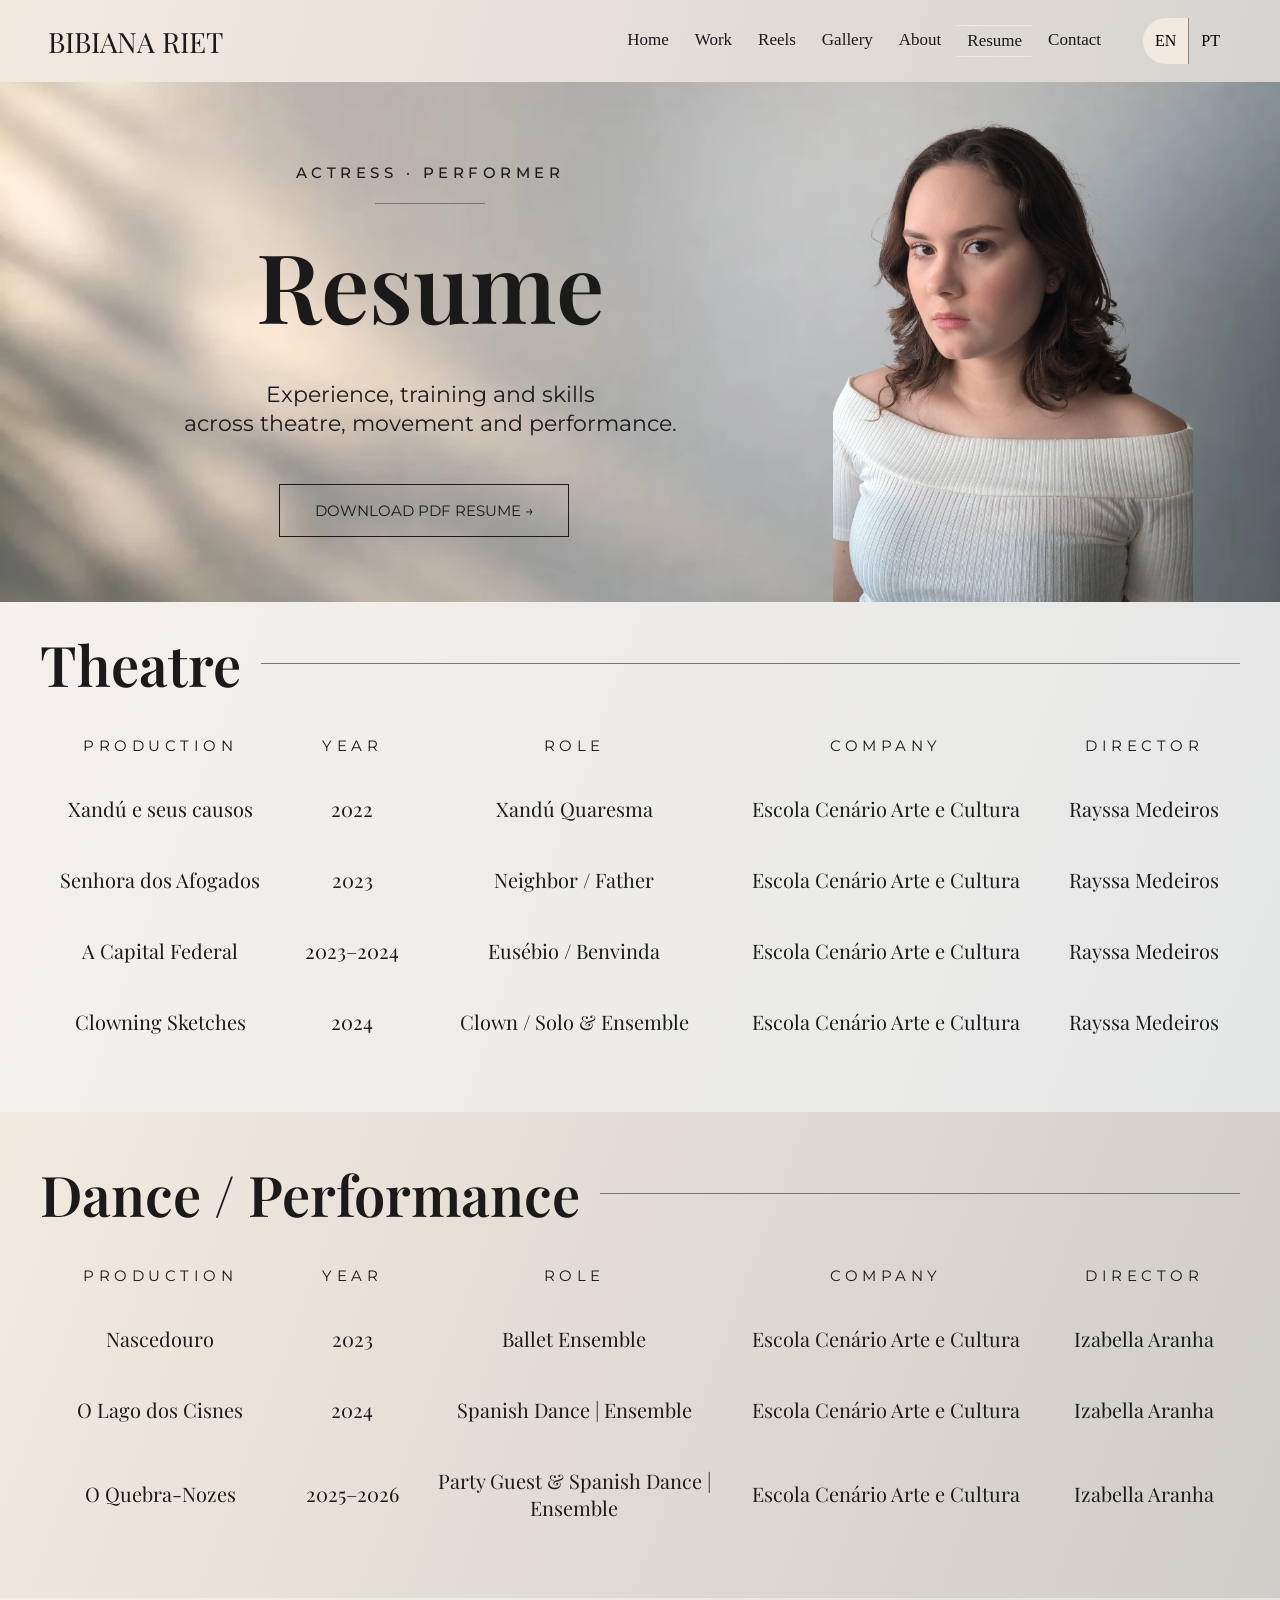
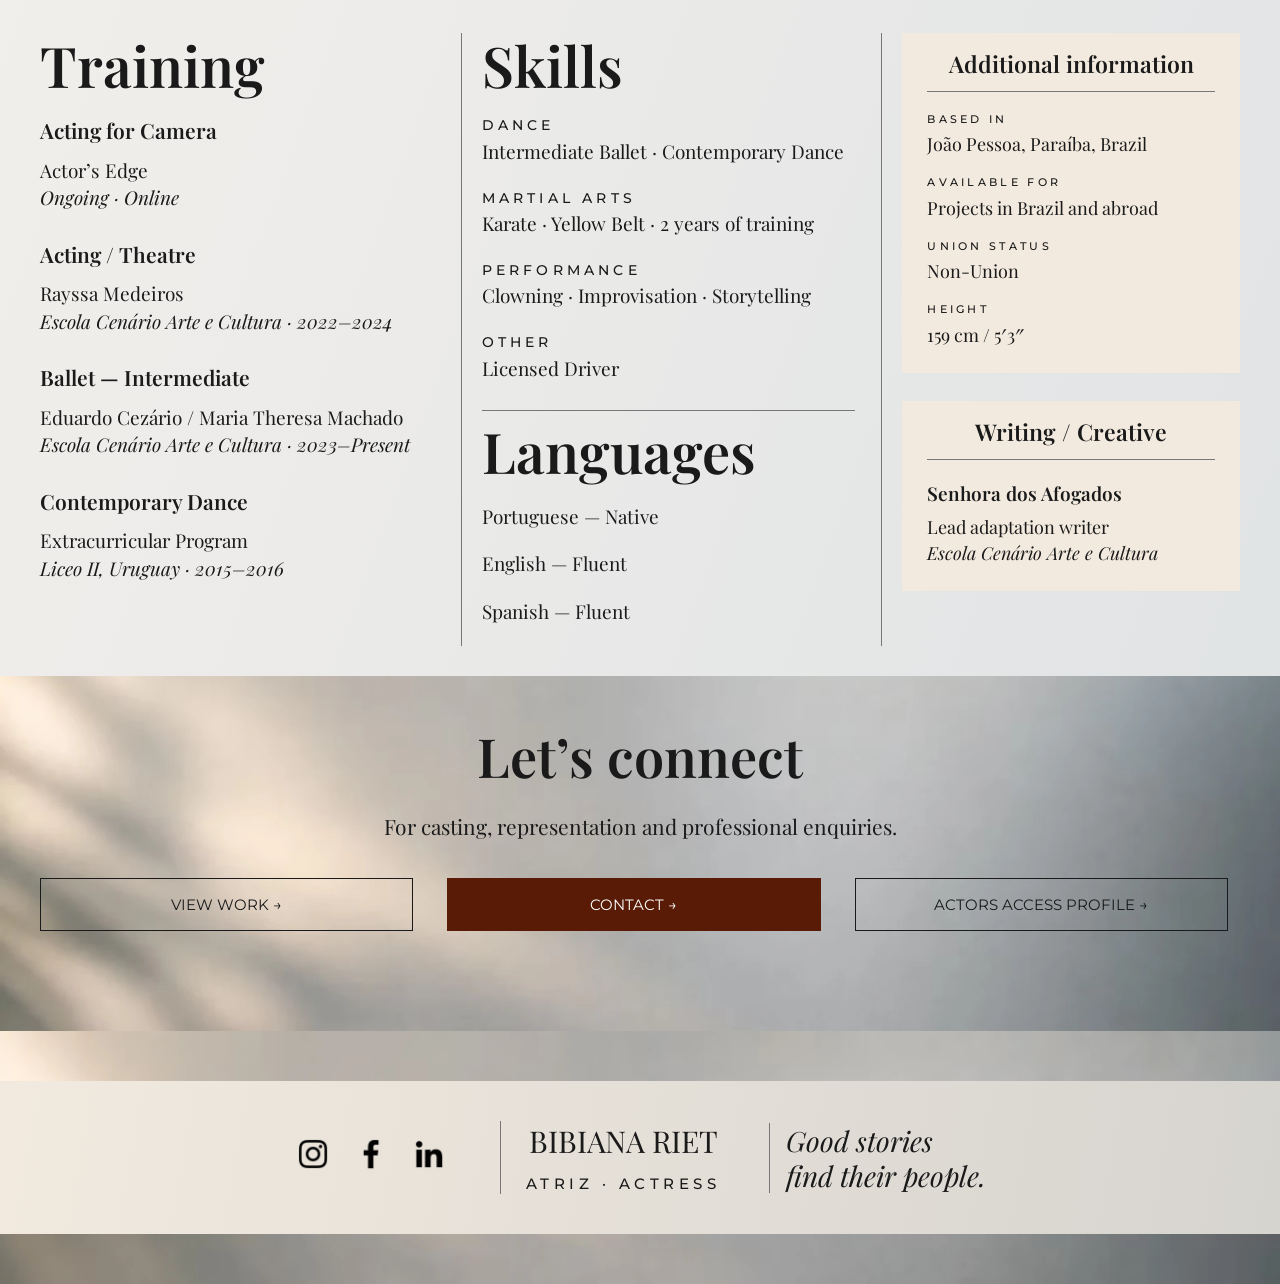
<file: resume.html>
<!doctype html><html lang="en"><head><meta charset="utf-8"><meta name="viewport" content="width=device-width,initial-scale=1"><title>Acting Resume &amp; Training | Bibiana Riet</title><meta name="description" content="Explore Bibiana Riet’s acting credits, training, languages and performance skills. Download her resume and find professional contact details."><link rel="preconnect" href="https://fonts.googleapis.com"><link rel="preconnect" href="https://fonts.gstatic.com" crossorigin><link rel="stylesheet" href="https://fonts.googleapis.com/css2?family=Montserrat:wght@400;500;600&amp;family=Playfair+Display:wght@400;500;600&amp;display=swap"><link rel="stylesheet" href="style.css?v=e2fa0d52a4"><script src="site.js?v=82fa931441" defer></script><link rel="stylesheet" href="home.css?v=0f72b04148"><script src="review-translations.js?v=f9277d6ccd" defer></script><script src="home.js?v=367d5119b6" defer></script><script src="resume-download.js?v=be8a455dca" defer></script><link rel="stylesheet" href="home-fixes.css?v=b90174dc97"><link rel="stylesheet" href="resume.css?v=69795a4c52"><!-- sharing-preview --><link rel="canonical" href="https://bibianariet.com/resume.html"><meta property="og:type" content="website"><meta property="og:site_name" content="Bibiana Riet"><meta property="og:title" content="Acting Resume &amp; Training | Bibiana Riet"><meta property="og:description" content="Explore Bibiana Riet’s acting credits, training, languages and performance skills. Download her resume and find professional contact details."><meta property="og:url" content="https://bibianariet.com/resume.html"><meta property="og:image" content="https://bibianariet.com/bibiana-riet-share.jpg"><meta property="og:image:type" content="image/jpeg"><meta property="og:image:width" content="1200"><meta property="og:image:height" content="630"><meta property="og:image:alt" content="Bibiana Riet, actress — portrait beside her name on an ivory background."><meta property="og:locale" content="en_US"><meta name="twitter:card" content="summary_large_image"><meta name="twitter:title" content="Acting Resume &amp; Training | Bibiana Riet"><meta name="twitter:description" content="Explore Bibiana Riet’s acting credits, training, languages and performance skills. Download her resume and find professional contact details."><meta name="twitter:image" content="https://bibianariet.com/bibiana-riet-share.jpg"><meta name="twitter:image:alt" content="Bibiana Riet, actress — editorial portrait and name."><!-- /sharing-preview --></head><body class="home-page resume-page"><a class="skip" href="#main">Skip to content</a><header><a class="name" href="index.html">BIBIANA RIET</a><button id="menu" aria-expanded="false" aria-controls="nav">Menu</button><nav id="nav"><a  href="index.html">Home</a><a  href="work.html">Work</a><a  href="reels.html">Reels</a><a  href="gallery.html">Gallery</a><a  href="about.html">About</a><a aria-current="page" href="resume.html">Resume</a><a href="index.html#contact">Contact</a></nav><div class="languages" aria-label="Site language"><button data-lang="en" aria-pressed="true">EN</button><button data-lang="pt" aria-pressed="false">PT</button></div></header><main id="main" tabindex="-1"><section class="resume-intro"><div class="resume-wrap"><div class="resume-intro-copy"><p class="eyebrow">ACTRESS · PERFORMER</p><span class="resume-rule"></span><h1>Resume</h1><p>Experience, training and skills<br>across theatre, movement and performance.</p><a class="button" href="Bibiana-Riet-Resume.pdf" download data-resume-download>Download PDF resume →</a></div><img class="resume-portrait" src="resume-portrait.webp" alt="Bibiana Riet" loading="lazy" width="1142" height="1600" decoding="async"></div></section><section class="resume-theatre"><div class="resume-wrap"><h2 class="resume-heading">Theatre</h2><table><thead><tr><th scope="col">Production</th><th scope="col">Year</th><th scope="col">Role</th><th scope="col">Company</th><th scope="col">Director</th></tr></thead><tbody><tr><td data-label="Production">Xandú e seus causos</td><td data-label="Year">2022</td><td data-label="Role">Xandú Quaresma</td><td data-label="Company">Escola Cenário Arte e Cultura</td><td data-label="Director">Rayssa Medeiros</td></tr><tr><td data-label="Production">Senhora dos Afogados</td><td data-label="Year">2023</td><td data-label="Role">Neighbor / Father</td><td data-label="Company">Escola Cenário Arte e Cultura</td><td data-label="Director">Rayssa Medeiros</td></tr><tr><td data-label="Production">A Capital Federal</td><td data-label="Year">2023–2024</td><td data-label="Role">Eusébio / Benvinda</td><td data-label="Company">Escola Cenário Arte e Cultura</td><td data-label="Director">Rayssa Medeiros</td></tr><tr><td data-label="Production">Clowning Sketches</td><td data-label="Year">2024</td><td data-label="Role">Clown / Solo &amp; Ensemble</td><td data-label="Company">Escola Cenário Arte e Cultura</td><td data-label="Director">Rayssa Medeiros</td></tr></tbody></table></div></section><section class="resume-dance"><div class="resume-wrap"><h2 class="resume-heading">Dance / Performance</h2><table><thead><tr><th scope="col">Production</th><th scope="col">Year</th><th scope="col">Role</th><th scope="col">Company</th><th scope="col">Director</th></tr></thead><tbody><tr><td data-label="Production">Nascedouro</td><td data-label="Year">2023</td><td data-label="Role">Ballet Ensemble</td><td data-label="Company">Escola Cenário Arte e Cultura</td><td data-label="Director">Izabella Aranha</td></tr><tr><td data-label="Production">O Lago dos Cisnes</td><td data-label="Year">2024</td><td data-label="Role">Spanish Dance | Ensemble</td><td data-label="Company">Escola Cenário Arte e Cultura</td><td data-label="Director">Izabella Aranha</td></tr><tr><td data-label="Production">O Quebra-Nozes</td><td data-label="Year">2025–2026</td><td data-label="Role">Party Guest &amp; Spanish Dance | Ensemble</td><td data-label="Company">Escola Cenário Arte e Cultura</td><td data-label="Director">Izabella Aranha</td></tr></tbody></table></div></section><section class="resume-details"><div class="resume-wrap"><div class="resume-columns"><div><h2>Training</h2><article><h3>Acting for Camera</h3><p>Actor’s Edge<br><em>Ongoing · Online</em></p></article><article><h3>Acting / Theatre</h3><p>Rayssa Medeiros<br><em>Escola Cenário Arte e Cultura · 2022–2024</em></p></article><article><h3>Ballet — Intermediate</h3><p>Eduardo Cezário / Maria Theresa Machado<br><em>Escola Cenário Arte e Cultura · 2023–Present</em></p></article><article><h3>Contemporary Dance</h3><p>Extracurricular Program<br><em>Liceo II, Uruguay · 2015–2016</em></p></article></div><div><h2>Skills</h2><div class="skill"><p class="eyebrow">DANCE</p><p>Intermediate Ballet · Contemporary Dance</p></div><div class="skill"><p class="eyebrow">MARTIAL ARTS</p><p>Karate · Yellow Belt · 2 years of training</p></div><div class="skill"><p class="eyebrow">PERFORMANCE</p><p>Clowning · Improvisation · Storytelling</p></div><div class="skill"><p class="eyebrow">OTHER</p><p>Licensed Driver</p></div><div class="resume-languages"><h2>Languages</h2><p>Portuguese — Native</p><p>English — Fluent</p><p>Spanish — Fluent</p></div></div><aside><div class="resume-card"><h3>Additional information</h3><p class="eyebrow">BASED IN</p><p>João Pessoa, Paraíba, Brazil</p><p class="eyebrow">AVAILABLE FOR</p><p>Projects in Brazil and abroad</p><p class="eyebrow">UNION STATUS</p><p>Non-Union</p><p class="eyebrow">HEIGHT</p><p>159 cm / 5′3″</p></div><div class="resume-card"><h3>Writing / Creative</h3><h4>Senhora dos Afogados</h4><p>Lead adaptation writer<br><em>Escola Cenário Arte e Cultura</em></p></div></aside></div></div></section><section class="resume-connect"><div class="resume-wrap"><h2>Let’s connect</h2><p>For casting, representation and professional enquiries.</p><div class="actions"><a class="button " href="work.html">View work →</a><a class="button primary" href="index.html#contact">Contact →</a><a class="button " href="https://resumes.actorsaccess.com/bibianariet">Actors Access profile →</a></div></div></section></main><footer><div class="footer-social"><a href="https://instagram.com/bibianariet/" aria-label="Instagram"><img class="" src="instagram.webp" alt="Instagram" loading="lazy" width="78" height="78" decoding="async"></a><a href="https://facebook.com/profile.php?id=61594413833710" aria-label="Facebook"><img class="" src="facebook.webp" alt="Facebook" loading="lazy" width="78" height="78" decoding="async"></a><a href="https://linkedin.com/in/bibianariet" aria-label="LinkedIn"><img class="" src="linkedin.webp" alt="LinkedIn" loading="lazy" width="78" height="78" decoding="async"></a></div><div class="footer-name"><span class="name">BIBIANA RIET</span><p class="eyebrow">ATRIZ · ACTRESS</p></div><p class="footer-quote">Good stories<br>find their people.</p></footer></body></html>
</file>
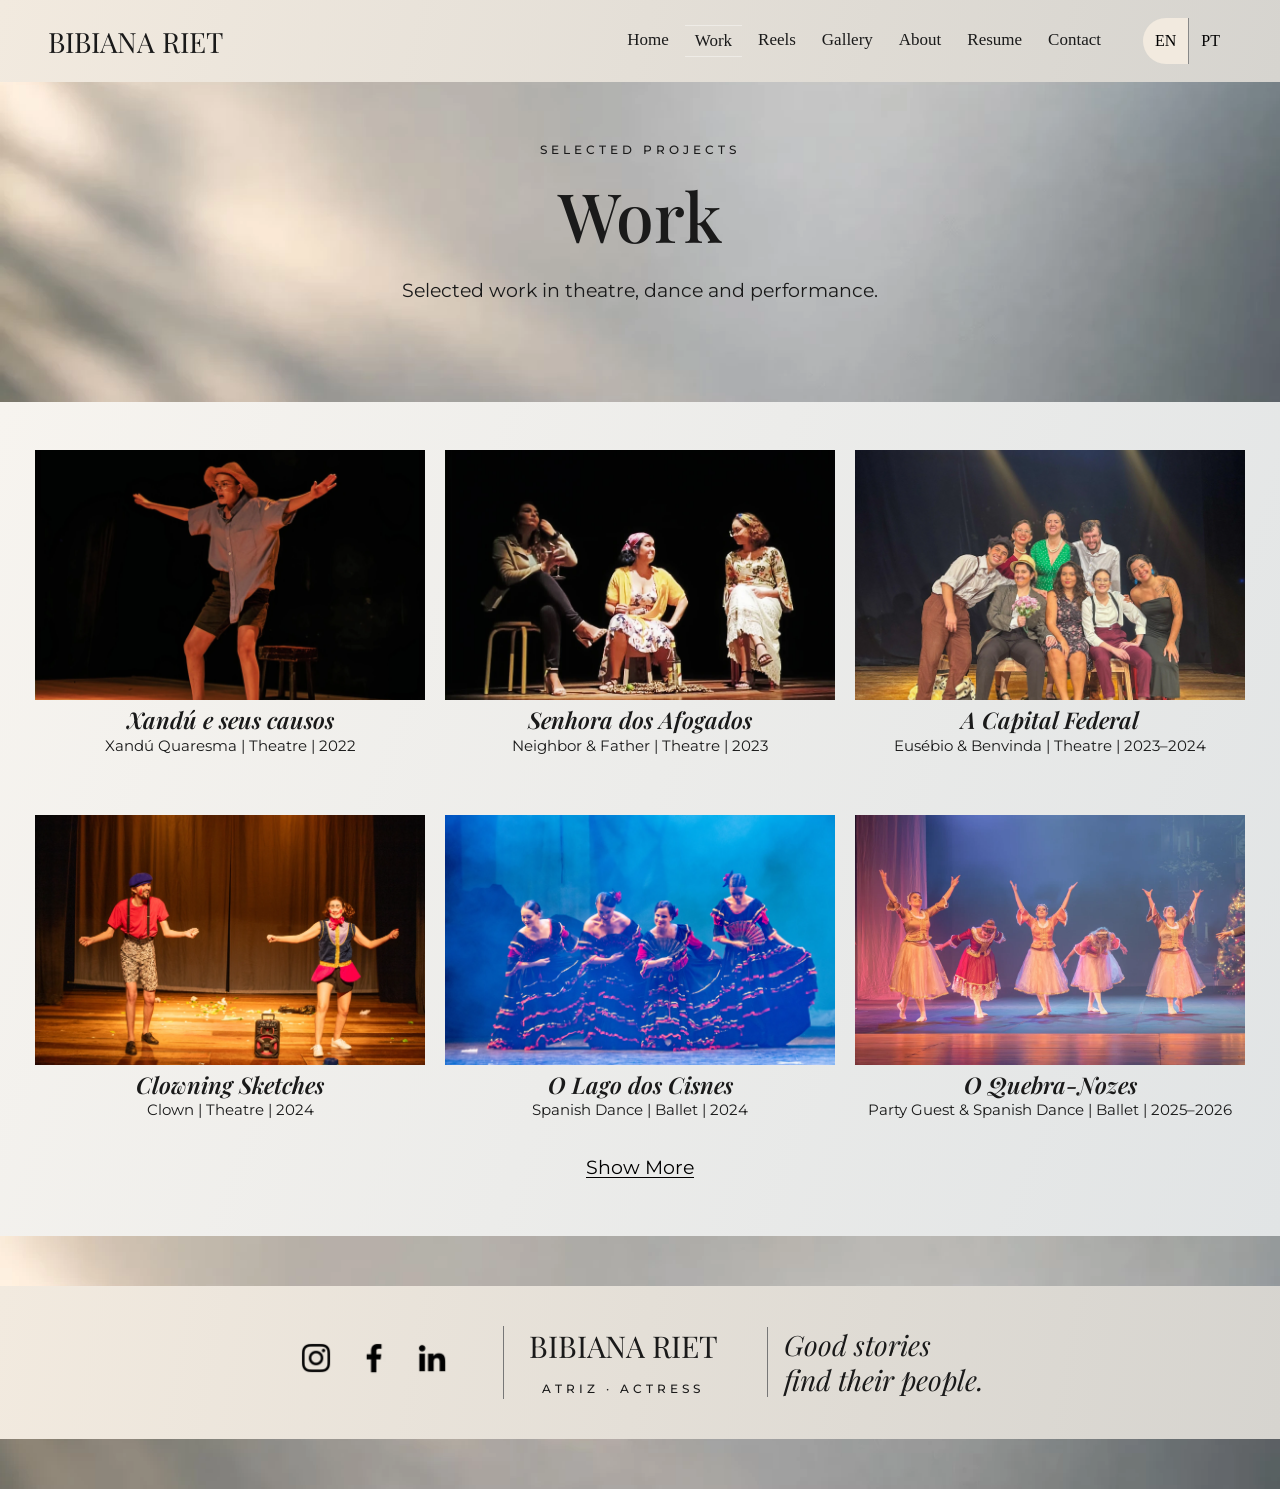
<file: work.html>
<!doctype html><html lang="en"><head><meta charset="utf-8"><meta name="viewport" content="width=device-width,initial-scale=1"><title>Acting &amp; Performance Work | Bibiana Riet</title><meta name="description" content="Explore Bibiana Riet’s theatre, dance and performance credits, with selected scenes, production photographs and project details."><link rel="preconnect" href="https://fonts.googleapis.com"><link rel="preconnect" href="https://fonts.gstatic.com" crossorigin><link rel="stylesheet" href="https://fonts.googleapis.com/css2?family=Montserrat:wght@400;500;600&amp;family=Playfair+Display:wght@400;500;600&amp;display=swap"><link rel="stylesheet" href="style.css?v=e2fa0d52a4"><script src="site.js?v=82fa931441" defer></script><link rel="stylesheet" href="home.css?v=0f72b04148"><script src="review-translations.js?v=f9277d6ccd" defer></script><script src="home.js?v=367d5119b6" defer></script><link rel="stylesheet" href="home-fixes.css?v=b90174dc97"><link rel="stylesheet" href="work.css?v=8cd17b920f"><link rel="stylesheet" href="work-intro.css?v=5cb5f4fa43"><script src="work.js?v=24a74d021f" defer></script><!-- sharing-preview --><link rel="canonical" href="https://bibianariet.com/work.html"><meta property="og:type" content="website"><meta property="og:site_name" content="Bibiana Riet"><meta property="og:title" content="Acting &amp; Performance Work | Bibiana Riet"><meta property="og:description" content="Explore Bibiana Riet’s theatre, dance and performance credits, with selected scenes, production photographs and project details."><meta property="og:url" content="https://bibianariet.com/work.html"><meta property="og:image" content="https://bibianariet.com/bibiana-riet-share.jpg"><meta property="og:image:type" content="image/jpeg"><meta property="og:image:width" content="1200"><meta property="og:image:height" content="630"><meta property="og:image:alt" content="Bibiana Riet, actress — portrait beside her name on an ivory background."><meta property="og:locale" content="en_US"><meta name="twitter:card" content="summary_large_image"><meta name="twitter:title" content="Acting &amp; Performance Work | Bibiana Riet"><meta name="twitter:description" content="Explore Bibiana Riet’s theatre, dance and performance credits, with selected scenes, production photographs and project details."><meta name="twitter:image" content="https://bibianariet.com/bibiana-riet-share.jpg"><meta name="twitter:image:alt" content="Bibiana Riet, actress — editorial portrait and name."><!-- /sharing-preview --></head><body class="home-page work-page"><a class="skip" href="#main">Skip to content</a><header><a class="name" href="index.html">BIBIANA RIET</a><button id="menu" aria-expanded="false" aria-controls="nav">Menu</button><nav id="nav"><a  href="index.html">Home</a><a aria-current="page" href="work.html">Work</a><a  href="reels.html">Reels</a><a  href="gallery.html">Gallery</a><a  href="about.html">About</a><a  href="resume.html">Resume</a><a href="index.html#contact">Contact</a></nav><div class="languages" aria-label="Site language"><button data-lang="en" aria-pressed="true">EN</button><button data-lang="pt" aria-pressed="false">PT</button></div></header><main id="main" tabindex="-1"><section class="work-hero"><div class="work-hero-inner"><div><p class="eyebrow">SELECTED PROJECTS</p><h1>Work</h1><p>Selected work in theatre, dance and performance.</p></div></div></section><section class="work-projects"><div class="work-grid"><article><a href="project-1.html"><img class="" src="work-card-1.webp" alt="Xandú e seus causos" loading="lazy" width="1600" height="1334" decoding="async"><h2>Xandú e seus causos</h2><p><span>Xandú Quaresma</span> | <span>Theatre</span> | 2022</p></a></article><article><a href="project-2.html"><img class="" src="work-card-2.webp" alt="Senhora dos Afogados" loading="lazy" width="853" height="902" decoding="async"><h2>Senhora dos Afogados</h2><p><span>Neighbor & Father</span> | <span>Theatre</span> | 2023</p></a></article><article><a href="project-3.html"><img class="" src="work-card-3.webp" alt="A Capital Federal" loading="lazy" width="1600" height="1494" decoding="async"><h2>A Capital Federal</h2><p><span>Eusébio & Benvinda</span> | <span>Theatre</span> | 2023–2024</p></a></article><article><a href="project-4.html"><img class="" src="work-card-4.webp" alt="Clowning Sketches" loading="lazy" width="1600" height="1067" decoding="async"><h2>Clowning Sketches</h2><p><span>Clown</span> | <span>Theatre</span> | 2024</p></a></article><article><a href="project-5.html"><img class="" src="work-card-5.webp" alt="O Lago dos Cisnes" loading="lazy" width="1600" height="1158" decoding="async"><h2>O Lago dos Cisnes</h2><p><span>Spanish Dance</span> | <span>Ballet</span> | 2024</p></a></article><article><a href="project-6.html"><img class="" src="work-card-6.webp" alt="O Quebra-Nozes" loading="lazy" width="1600" height="696" decoding="async"><h2>O Quebra-Nozes</h2><p><span>Party Guest & Spanish Dance</span> | <span>Ballet</span> | 2025–2026</p></a></article><article id="extra-project" hidden><a href="project-7.html"><img class="" src="work-card-7.webp" alt="Nascedouro" loading="lazy" width="1600" height="1126" decoding="async"><h2>Nascedouro</h2><p><span>Ballet Ensemble</span> | <span>Ballet</span> | 2023</p></a></article></div><button id="show-more" aria-expanded="false" aria-controls="extra-project">Show More</button></section></main><footer><div class="footer-social"><a href="https://instagram.com/bibianariet/" aria-label="Instagram"><img class="" src="instagram.webp" alt="Instagram" loading="lazy" width="78" height="78" decoding="async"></a><a href="https://facebook.com/profile.php?id=61594413833710" aria-label="Facebook"><img class="" src="facebook.webp" alt="Facebook" loading="lazy" width="78" height="78" decoding="async"></a><a href="https://linkedin.com/in/bibianariet" aria-label="LinkedIn"><img class="" src="linkedin.webp" alt="LinkedIn" loading="lazy" width="78" height="78" decoding="async"></a></div><div class="footer-name"><span class="name">BIBIANA RIET</span><p class="eyebrow">ATRIZ · ACTRESS</p></div><p class="footer-quote">Good stories<br>find their people.</p></footer></body></html>
</file>
<file: style.css>
:root{--ivory:#f2eadf;--ink:#1a1a1a;--green:#494d30}*{box-sizing:border-box}html{scroll-behavior:smooth}body{margin:0;background:var(--ivory);color:var(--ink);font:15px/1.8 Montserrat,Arial,sans-serif}a{color:inherit;text-underline-offset:5px}button{font:inherit;cursor:pointer}header{padding:25px 6%;display:flex;align-items:center;justify-content:space-between;gap:30px;border-bottom:1px solid #1a1a1a25}nav{display:flex;gap:24px;font-size:12px}nav a{text-decoration:none}nav a:hover,nav a[aria-current]{text-decoration:underline}.name{font:25px 'Playfair Display',Georgia,serif;text-decoration:none}h1,h2,h3{font-family:'Playfair Display',Georgia,serif;font-weight:400;line-height:1.2}h1{font-size:clamp(55px,6.4vw,100px);margin:20px 0 28px}h2{font-size:clamp(32px,3.3vw,50px);margin:0 0 30px}h3{font-size:26px;margin:20px 0 12px}.eyebrow{font-size:11px;font-weight:500;letter-spacing:2.5px;text-transform:uppercase;margin-bottom:20px}.hero{background:linear-gradient(90deg,#f2eadf88,#f2eadf22),url('atmosphere.webp') center/cover;display:grid;grid-template-columns:1.15fr 1fr;align-items:center;gap:5%;padding:65px 8%;min-height:720px}.hero h2{font-size:38px}.hero-photo{width:100%;height:590px;object-fit:contain}.location{font-size:11px;margin-top:35px}.wrap{max-width:1200px;margin:auto;padding:80px 35px}.wrap p{max-width:780px}.actions{display:flex;flex-wrap:wrap;gap:16px}.button{display:inline-block;padding:13px 26px;border:1px solid var(--green);text-decoration:none;font-size:11px;text-transform:uppercase;letter-spacing:1px;margin:15px 12px 0 0}.primary,.button:hover{background:var(--green);color:var(--ivory)}.grid{display:grid;grid-template-columns:repeat(3,1fr);gap:35px}.grid.two{grid-template-columns:repeat(2,1fr)}article img{width:100%;aspect-ratio:1.45;object-fit:cover}article p{font-size:12px}article .eyebrow{margin:18px 0 8px}article a{font-size:12px}.credit-mark{min-height:210px;display:flex;align-items:center;justify-content:center;border:1px solid #494d3040;font:italic 28px 'Playfair Display',serif;color:var(--green)}.video{aspect-ratio:16/9;background:#1a1a1a;margin:20px 0}.video iframe{width:100%;height:100%;border:0}.split{display:grid;grid-template-columns:0.8fr 1.2fr;gap:70px;align-items:start}.split>img{width:100%;max-height:650px;object-fit:cover}dl{margin:30px 0}dt{font-size:10px;letter-spacing:1.5px;text-transform:uppercase;margin-top:20px}dd{margin:0}.gallery{columns:3;column-gap:24px;margin-top:45px}.photo{background:none;border:0;padding:0;display:block;width:100%;margin-bottom:24px}.photo img{width:100%;display:block}.contact{background:var(--green);color:var(--ivory)}.contact-links{display:flex;flex-wrap:wrap;gap:24px;margin-top:30px}.contact-links a{font-size:13px}footer{padding:60px 8%;display:flex;justify-content:space-between;gap:30px}.social{display:flex;flex-direction:column;font-size:12px}.table-scroll{overflow:auto}table{width:100%;border-collapse:collapse;text-align:left}th{font-size:11px;text-transform:uppercase;letter-spacing:1px}td,th{padding:18px 12px;border-bottom:1px solid #494d3033}td{font-size:13px}.project-photo{width:100%;max-height:650px;object-fit:contain}dialog{border:0;background:var(--ivory);max-width:95vw;padding:20px}dialog::backdrop{background:#000b}dialog img{display:block;max-height:80vh;max-width:85vw}.close{display:block;margin-left:auto;background:none;border:0;padding:5px 0 15px}#menu{display:none}.skip{position:absolute;top:-70px;background:white;padding:10px;z-index:10}.skip:focus{top:0}:focus-visible{outline:3px solid #6c3d22;outline-offset:4px}@media(max-width:850px){header{flex-wrap:wrap;padding:20px 6%}#menu{display:block;background:none;border:1px solid var(--green);padding:6px 12px}nav{display:none;width:100%;flex-wrap:wrap;gap:18px}nav.open{display:flex}.hero{grid-template-columns:1fr;padding:45px 7%;min-height:0}.hero-photo{height:420px}.hero h2{font-size:30px}.wrap{padding:55px 7%}.grid{grid-template-columns:repeat(2,1fr)}.split{grid-template-columns:1fr;gap:30px}.split>img{max-width:400px}.gallery{columns:2}footer{flex-direction:column}.contact-links{flex-direction:column;gap:15px}}@media(max-width:500px){.grid,.grid.two{grid-template-columns:1fr}.gallery{columns:1}.hero-photo{height:370px}h1{font-size:58px}}@media(prefers-reduced-motion:reduce){html{scroll-behavior:auto}}
/* Full-width section divisions from the original portfolio. */
.band{border-top:1px solid #494d301c}
.featured{background:#f7f3ec}
.featured h2{text-align:center}
.featured>.wrap>.button{display:table;margin:35px auto 0}
.reel-band{background:linear-gradient(90deg,#f2eadfdd,#f2eadf99),url('atmosphere.webp') center/cover}
.reel-split{display:grid;grid-template-columns:1.35fr 1fr;align-items:center;gap:65px}
.about-band{background:#f7f3ec}
.about-band .split{grid-template-columns:0.85fr 1.15fr}
.about-band .split>img{max-height:700px}
.about-band dl{display:grid;grid-template-columns:1fr 1fr;gap:8px 22px}
.about-band dt{margin:8px 0 0}
.about-band dd{grid-column:2}
.gallery-band{background:#e7dfd3}
.gallery-teaser{display:grid;grid-template-columns:1fr 1.2fr 1fr;gap:35px;align-items:center}
.gallery-teaser img{width:100%;height:360px;object-fit:cover}
.gallery-teaser>div{text-align:center}
.contact{background:#f7f3ec;color:var(--ink);border-top:1px solid #494d3033}
.contact .wrap{display:grid;grid-template-columns:1fr 1fr;gap:0 70px}
.contact .eyebrow,.contact h2,.contact .wrap>p{grid-column:1}
.contact-links{grid-column:2;grid-row:1/5;flex-direction:column;justify-content:center}
.contact-links a{padding:12px 0;border-bottom:1px solid #494d3033}
footer{background:var(--green);color:var(--ivory)}
.project-hero{background:#e7dfd3}
.project-hero h1{font-size:clamp(40px,4.4vw,65px)}
.project-hero .split{grid-template-columns:1fr 1fr;align-items:center;margin-top:25px}
.project-hero .split>img{height:440px;object-fit:cover}
.project-about{background:#f7f3ec}
.project-performance{background:#e7dfd3}
.project-gallery{background:#f7f3ec}
@media(min-width:851px){.hero{min-height:650px;padding-top:35px;padding-bottom:35px}.hero-photo{height:580px}.hero h1{font-size:clamp(60px,6.3vw,100px)}}
@media(max-width:850px){.reel-split{grid-template-columns:1fr;gap:24px}.about-band .split{grid-template-columns:1fr}.gallery-teaser{grid-template-columns:1fr 1fr}.gallery-teaser>div{grid-column:1/-1;grid-row:2}.contact .wrap{display:block}.project-hero .split{grid-template-columns:1fr}.project-hero .split>img{height:auto}}
/* Phone compositions preserve the brand while giving photographs priority. */
@media(max-width:600px){
 body{font-size:14px;line-height:1.7}
 header{position:sticky;top:0;z-index:5;background:var(--ivory);padding:14px 20px;gap:12px}
 .name{font-size:22px}
 #menu{min-height:44px;min-width:66px;font-size:12px}
 nav.open{display:grid;grid-template-columns:1fr 1fr;gap:0;padding:8px 0 0;border-top:1px solid #494d3033}
 nav a{padding:12px 4px;min-height:44px;font-size:13px}
 .hero{display:flex;flex-direction:column;gap:0;padding:0 0 30px;background-position:center top}
 .hero-photo{order:-1;width:100%;height:clamp(230px,66vw,350px);object-fit:contain;object-position:center bottom;display:block}
 .hero>div{width:100%;padding:24px 24px 0}
 .hero .eyebrow{margin:0 0 10px;font-size:10px;letter-spacing:2px}
 h1{font-size:clamp(40px,11.5vw,62px);margin:0 0 15px;line-height:1.1}
 .hero h2{font-size:clamp(23px,6.7vw,32px);margin:0 0 20px;line-height:1.25}
 .actions{display:grid;grid-template-columns:1fr 1fr;gap:10px}
 .actions .button{margin:0;padding:13px 8px;text-align:center;min-height:46px;font-size:10px;letter-spacing:.6px}
 .location{margin:16px 0 0;font-size:10px;line-height:1.5}
 .wrap{padding:42px 24px}
 .wrap>.eyebrow:empty{display:none}
 h2{font-size:30px;margin-bottom:22px}
 h3{font-size:24px}
 .grid,.grid.two{grid-template-columns:1fr;gap:32px}
 article img{aspect-ratio:1.4;object-fit:cover}
 article>a{display:inline-flex;align-items:center;min-height:44px;font-size:13px}
 .split{gap:24px}
 .split>img{max-height:420px;object-position:center 25%}
 .gallery{columns:2;column-gap:12px;margin-top:28px}
 .photo{margin-bottom:12px;break-inside:avoid}
 .contact-links{gap:0}
 .contact-links a{padding:14px 0;min-height:48px;border-bottom:1px solid #494d3033;overflow-wrap:anywhere;font-size:12px}
 .gallery-teaser{gap:14px}.gallery-teaser img{height:235px}.gallery-teaser>div{padding:12px 0;text-align:left}
 .about-band dl{display:block}.about-band dd{margin-bottom:16px}
 .project-hero h1{font-size:40px}.project-hero .button{margin-top:0}.project-navigation .actions{display:flex}
 footer{padding:36px 24px;gap:18px}
 .social{flex-direction:row;flex-wrap:wrap;gap:8px 20px}
 .social a{padding:12px 0;min-height:44px}
 table,tbody,tr,td{display:block;width:100%}
 thead{display:none}
 tr{padding:18px 0;border-bottom:1px solid #494d3033}
 td{padding:3px 0;border:0}
 td:first-child{font-family:'Playfair Display',Georgia,serif;font-size:23px;margin-bottom:8px}
 td:nth-child(2)::before{content:'Role · ';font-size:11px;color:var(--green)}
 td:nth-child(3)::before{content:'Year · ';font-size:11px;color:var(--green)}
 dialog{padding:12px;max-width:100vw;width:100%;max-height:95dvh}
 dialog img{max-width:100%;max-height:82dvh;margin:auto;object-fit:contain}
 .close{min-height:44px;min-width:70px}
}

/* Keyboard visibility */
:focus-visible{outline:3px solid #faf8f3;outline-offset:3px;box-shadow:0 0 0 6px #494d30}
@media(prefers-reduced-motion:reduce){*,*::before,*::after{scroll-behavior:auto!important}}
</file>
<file: home.css>
.home-page{background:#eeeded;color:#1a1a1a}
.home-page header{height:82px;padding:0 48px;background:linear-gradient(105deg,#f2eadf,#d6d4cf);border:0;justify-content:flex-start;gap:clamp(45px,15vw,285px)}
.home-page header .name{font-size:28px;white-space:nowrap}.home-page nav{gap:28px;font:20px Georgia,serif}.home-page nav a{padding:5px 15px}.home-page nav a[aria-current]{text-decoration:none;border-block:1px solid #fff6}
.home-page .hero{min-height:650px;height:650px;padding:0 max(35px,calc((100% - 1230px)/2));grid-template-columns:560px 1fr;gap:150px;background:url('atmosphere.webp') center/cover;overflow:hidden}
.home-page .hero h1{font-size:84px;font-weight:600;margin:12px 0 22px;white-space:nowrap;color:#000}.home-page .hero h2{font-size:32px;font-weight:500;line-height:1.3;color:#000}.home-page .hero .eyebrow{font-size:14px;letter-spacing:4px;margin:0 0 15px 10px}.home-page .hero .actions{margin-top:60px;gap:36px;flex-wrap:nowrap}.home-page .hero .button{width:260px;height:70px;display:grid;place-items:center;padding:0;margin:0;font-size:15px;letter-spacing:0}.home-page .hero-photo{height:650px;width:500px;object-fit:contain;object-position:center bottom;align-self:end}
.home-page .band{border:0}.home-page .wrap{max-width:1290px;padding:55px 35px}.home-page h2{font-weight:600;font-size:60px;line-height:1.14}.home-page .button{font-size:15px;letter-spacing:0;min-width:185px;padding:12px 26px;margin-top:0;border-color:currentColor}.home-page .primary{border-color:var(--green);color:white}
.home-page .featured,.home-page .about-band{background:linear-gradient(110deg,#f7f4ef,#e1e4e5)}.home-page .featured h2{font-size:64px;margin-bottom:55px}.home-page .featured .grid{gap:29px}.home-page .featured .video{aspect-ratio:1.285;margin:0}.home-page .featured article{text-align:center}.home-page .featured article h3{font-size:26px;font-weight:600;margin:28px 0}.home-page .featured article p{font-size:18px;white-space:nowrap;margin:30px 0}.home-page .featured .button{min-width:255px;margin:8px auto 0}
.home-page .reel-band{background:#494d30;color:#faf8f3}.home-page .reel-band .wrap{padding-block:75px 55px}.home-page .reel-split{grid-template-columns:685fr 500fr;gap:38px}.home-page .reel-split .video{margin:0;aspect-ratio:1.83}.home-page .reel-split .eyebrow{font-size:18px;letter-spacing:5px;margin:0 0 62px}.home-page .reel-split h2{font-size:60px;margin-bottom:65px}.home-page .reel-split .button{color:#faf8f3;border-color:#faf8f3;margin:0}
.home-page .about-band .wrap{max-width:1410px;padding-block:38px 42px}.home-about{display:grid;grid-template-columns:330px minmax(0,1fr) 340px;gap:20px}.home-about>img{width:330px;height:460px;object-fit:cover}.home-about .eyebrow{font-size:18px;letter-spacing:5px;margin:0 0 18px 12px}.home-about h2{font-size:56px;margin:0 0 42px}.home-about p{font-size:18px;line-height:1.3}.home-about .actions{margin-top:60px;gap:22px}.home-about .actions .button{margin:0}.home-about aside{border-left:1px solid #777;padding-left:24px;display:flex;align-items:center}.home-about dl{display:block;margin:0}.home-about dt{font-size:14px;letter-spacing:0;margin:0 0 12px}.home-about dd{font:18px/1.5 'Playfair Display',Georgia,serif;margin:0 0 40px}.home-about dd:last-child{margin-bottom:0}
.home-page .gallery-band{background:#591b06;color:#faf8f3}.home-page .gallery-band .wrap{padding-block:55px 65px}.home-gallery{display:grid;grid-template-columns:410px 1fr;gap:38px;align-items:end}.home-gallery .eyebrow{font-size:18px;letter-spacing:5px;margin:0 0 48px}.home-gallery .eyebrow:after,.home-contact>div>.eyebrow:after{content:'';display:block;width:72px;height:1px;background:currentColor;margin-top:20px}.home-gallery h2{font-size:60px;margin:0 0 48px;white-space:nowrap}.home-gallery p{font-size:18px;line-height:1.3;margin-bottom:55px}.home-gallery .button{margin:0}.gallery-images{display:grid;grid-template-columns:repeat(3,1fr);gap:20px}.gallery-images img{width:100%;height:384px;object-fit:cover}
.home-page .contact{background:#fafafa;border:0}.home-page .contact .wrap{display:grid;grid-template-columns:510px 1fr;padding-block:60px 55px;gap:0}.home-contact>div>.eyebrow{font-size:18px;letter-spacing:5px;margin:12px 0 80px}.home-contact h2{font-size:60px;margin:0 0 65px;color:#000}.home-contact>div>p:last-child{font-size:18px;max-width:470px;line-height:1.35}.contact-details{border-left:1px solid #777;padding-left:38px}.contact-row{display:grid;grid-template-columns:45px 1fr;gap:28px;align-items:center;padding:12px 0 38px;margin-bottom:36px}.contact-row:not(:last-child)>div{border-bottom:1px solid;padding-bottom:38px}.contact-row:last-child{margin-bottom:0;padding-bottom:0}.contact-row svg{width:38px;height:38px}.contact-row .aa{font:28px Arial,sans-serif}.contact-row .eyebrow{font-size:14px;letter-spacing:4px;margin:0 0 8px}.contact-row a{font-size:20px}
.home-page footer{background:linear-gradient(100deg,#f2eadf,#d6d4cf);color:#1a1a1a;display:flex;justify-content:center;align-items:center;padding:40px 30px;gap:24px;border-block:50px solid transparent;border-image:url('atmosphere.webp') 50 stretch}.footer-social{display:flex;gap:20px;padding-right:28px}.footer-social img{width:38px;height:38px}.footer-name{border-left:1px solid #777;padding:0 25px;text-align:center}.footer-name .name{font-size:30px}.footer-name .eyebrow{font-size:12px;letter-spacing:4px;margin:12px 0 0}.footer-quote{border-left:1px solid #777;padding-left:16px;font:italic 28px/1.25 'Playfair Display',Georgia,serif;margin:0}
@media(min-width:851px) and (max-width:1500px){.home-page header{gap:45px}.home-page nav{gap:8px;font-size:17px}.home-page .hero{grid-template-columns:1fr 1fr;gap:55px}.home-page .hero h1{font-size:70px}.home-page .hero-photo{width:100%}.home-page .hero .button{width:225px}.home-about{grid-template-columns:26% 47% 23%;gap:2%}.home-about>img{width:100%}.home-about h2{font-size:44px}.home-gallery{grid-template-columns:34% 1fr;gap:28px}.home-gallery h2{font-size:48px}.home-page .featured article p{font-size:14px}.home-page .reel-split h2{font-size:48px}}
@media(max-width:850px){.home-page header{height:auto;min-height:70px;gap:12px;justify-content:space-between;padding:14px 20px}.home-page header .name{font-size:22px}.home-page nav{font:13px Montserrat,Arial,sans-serif}.home-page nav a{padding:12px 4px}.home-page .hero{height:auto;min-height:0;padding:0 0 30px;display:flex;gap:0}.home-page .hero-photo{height:clamp(230px,66vw,350px);width:100%;order:-1;object-fit:contain}.home-page .hero h1{font-size:clamp(40px,11.5vw,62px);margin:0 0 15px}.home-page .hero h2{font-size:clamp(23px,6.7vw,32px);margin-bottom:20px}.home-page .hero .eyebrow{font-size:10px;letter-spacing:2px;margin:0 0 10px}.home-page .hero .actions{margin:0;gap:10px;display:grid;grid-template-columns:1fr 1fr}.home-page .hero .button{width:auto;height:46px;font-size:10px}.home-page .wrap{padding:42px 24px}.home-page h2,.home-page .featured h2{font-size:32px}.home-page .featured h2{margin-bottom:28px}.home-page .featured .grid{grid-template-columns:1fr;gap:30px}.home-page .featured .video{aspect-ratio:16/9}.home-page .featured article h3{margin:15px 0;font-size:24px}.home-page .featured article p{font-size:12px;margin:12px 0;white-space:normal}.home-page .button{font-size:11px;min-width:0}.home-page .reel-band .wrap{padding:42px 24px}.home-page .reel-split{grid-template-columns:1fr;gap:24px}.home-page .reel-split .eyebrow{margin:0 0 18px;font-size:11px;letter-spacing:2.5px}.home-page .reel-split h2{font-size:32px;margin-bottom:28px}.home-page .about-band .wrap{padding:42px 24px}.home-about{grid-template-columns:1fr;gap:24px}.home-about>img{width:100%;height:auto;max-height:420px;object-fit:contain}.home-about h2{font-size:32px;margin-bottom:24px}.home-about .eyebrow{font-size:11px;margin-left:0;letter-spacing:2.5px}.home-about p{font-size:14px;line-height:1.7}.home-about .actions{margin-top:24px;gap:12px}.home-about aside{border-left:0;border-top:1px solid #7775;padding:24px 0 0}.home-about dd{font-size:16px;margin-bottom:24px}.home-about dt{font-size:11px}.home-page .gallery-band .wrap{padding:42px 24px}.home-gallery{grid-template-columns:1fr;gap:30px}.home-gallery .eyebrow{font-size:11px;margin-bottom:28px;letter-spacing:2.5px}.home-gallery h2{font-size:32px;margin-bottom:24px;white-space:normal}.home-gallery p{font-size:14px;margin-bottom:28px}.gallery-images{gap:10px}.gallery-images img{height:clamp(150px,46vw,260px)}.home-page .contact .wrap{grid-template-columns:1fr;padding:42px 24px}.home-contact>div>.eyebrow{font-size:11px;letter-spacing:2.5px;margin:0 0 36px}.home-contact h2{font-size:32px;margin-bottom:24px}.home-contact>div>p:last-child{font-size:14px}.contact-details{border-left:0;border-top:1px solid #7775;padding:24px 0 0;margin-top:24px}.contact-row{gap:16px;padding:12px 0;margin-bottom:12px;grid-template-columns:30px 1fr}.contact-row svg{width:28px;height:28px}.contact-row .eyebrow{font-size:10px;letter-spacing:2px}.contact-row a{font-size:14px;overflow-wrap:anywhere}.contact-row:not(:last-child)>div{padding-bottom:18px}.home-page footer{flex-direction:column;border:0;padding:32px 24px;gap:24px}.footer-social{padding:0}.footer-name{border:0;padding:0}.footer-name .name{font-size:26px}.footer-quote{border:0;padding:0;font-size:24px;text-align:center}}
.languages{display:flex;align-items:center;margin-left:-30px;font:16px Georgia,serif}.languages button{background:none;border:0;padding:14px 24px;font:inherit;min-height:46px}.languages button:first-child{border-right:1px solid #888}.languages button[aria-pressed=true]{background:#f2eadf;border-radius:25px 0 0 25px}
@media(min-width:851px){.home-page header{gap:clamp(30px,13vw,250px)}.home-page nav{flex-shrink:0}.languages{margin-left:-230px}}@media(min-width:851px) and (max-width:1500px){.home-page header{gap:30px}.languages{margin-left:0}.languages button{padding:12px}}
@media(max-width:850px){.languages{margin-left:0;order:3}.languages button{padding:8px 12px;font-size:12px}.home-page header{flex-wrap:wrap}.home-page nav{order:4}.home-page #menu{margin-left:auto}}
/* Keep language controls distinct from navigation and centre button labels. */
.home-page header{gap:0;justify-content:space-between}
.home-page nav{margin-left:auto}
.home-page .languages{margin-left:48px;flex-shrink:0}
.home-page .button{display:inline-flex;align-items:center;justify-content:center;text-align:center}
.home-page .featured>.wrap>.button{display:flex;width:255px}
@media(min-width:851px) and (max-width:1500px){.home-page .languages{margin-left:32px}.home-page nav{gap:6px}.home-page nav a{padding-inline:10px}}
@media(max-width:850px){.home-page header{gap:12px}.home-page nav{margin-left:0}.home-page .languages{margin-left:12px}.home-page .hero .button{display:flex}}
</file>
<file: home-fixes.css>
.home-page header{gap:0;justify-content:space-between}
.home-page nav{margin-left:auto}
.home-page .languages{margin-left:48px;flex-shrink:0}
.button{display:inline-flex;align-items:center;justify-content:center;text-align:center}
.home-page .button{display:inline-flex;align-items:center;justify-content:center;text-align:center}
.home-page .featured>.wrap>.button{display:flex;width:255px}
@media(min-width:851px) and (max-width:1500px){.home-page .languages{margin-left:32px}.home-page nav{gap:6px}.home-page nav a{padding-inline:10px}}
@media(max-width:850px){.home-page header{gap:12px}.home-page nav{margin-left:0}.home-page .languages{margin-left:12px}.home-page .hero .button{display:flex}}
.home-page .languages button[data-lang="en"][aria-pressed="true"]{border-radius:25px 0 0 25px}
.home-page .languages button[data-lang="pt"][aria-pressed="true"]{border-radius:0 25px 25px 0}
.home-gallery>div:first-child{min-width:0}.home-gallery h2{white-space:normal;overflow-wrap:normal;max-width:100%}
/* Review: bilingual content must fit within its columns. */
.home-gallery{grid-template-columns:minmax(0,410px) minmax(0,1fr)}
.home-page .hero h1{white-space:normal}
.home-page .home-about h2{overflow-wrap:normal}
@media(max-width:1100px) and (min-width:851px){.home-about{grid-template-columns:250px minmax(0,1fr)}.home-about>img{width:250px}.home-about aside{grid-column:1/-1;border-left:0;border-top:1px solid #7775;padding:24px 0 0}.home-about dl{display:grid;grid-template-columns:120px 1fr;gap:10px}.home-about dd{margin:0}.home-about h2{font-size:42px}}
@media(max-width:850px){.home-gallery{grid-template-columns:minmax(0,1fr)}.home-page .hero .actions .button{padding:10px 8px}.home-page .home-contact>div>p:last-child{max-width:100%}}
@media(max-width:380px){.home-page header .name{font-size:19px}.home-page header{gap:8px;padding-inline:16px}.home-page .languages{margin-left:4px}.home-page .languages button{padding-inline:10px}}
.home-page .reel-band h2{white-space:normal}
/* Alternate the Home sections after bringing the acting clip forward. */
.home-page .reel-band{background:#f2eadf;color:#1a1a1a}
.home-page .reel-band .button{color:#1a1a1a;border-color:#1a1a1a}
.home-page .reel-band .button:hover{background:#494d30;color:#faf8f3;border-color:#494d30}
.home-page .featured{background:#494d30;color:#faf8f3}
.home-page .featured .button{color:#faf8f3;border-color:#faf8f3}
.home-page .featured .button:hover{background:#f2eadf;color:#494d30;border-color:#f2eadf}
/* Mobile composition: centre section copy while keeping labelled credit rows readable. */
@media(max-width:650px){
 body.home-page main{text-align:center}
 body.home-page main :is(h1,h2,h3,p,dt,dd){text-align:center!important}
 body.home-page main p{margin-inline:auto}
 body.home-page main .actions{justify-content:center}
 body.home-page .hero .eyebrow{margin-inline:auto}
 body.home-page .reel-band .reel-split>div:last-child{align-items:center;text-align:center}
 body.home-page .home-about>img{margin-inline:auto;display:block}
 body.home-page .home-about aside{padding-inline:0}
 body.home-page .home-gallery>div:first-child{display:flex;flex-direction:column;align-items:center}
 body.home-page .home-gallery .eyebrow:after,
 body.home-page .home-contact>div>.eyebrow:after{margin-inline:auto}
 body.home-page .contact-details .contact-row{grid-template-columns:1fr;justify-items:center;gap:12px}
 body.home-page .contact-row>div{width:100%;text-align:center}
 body.home-page .fine-rule{margin-left:auto!important;margin-right:auto!important}
 body.home-page .about-intro-copy>p:last-child{margin-inline:auto}
 body.home-page .about-artistic aside{align-items:center}
 body.home-page .about-movement .about-wrap{min-height:0}
 body.home-page .about-dancer{position:relative;display:block;right:auto;bottom:auto;margin:28px auto 0;width:100%;height:360px;object-position:center bottom}
 body.home-page .snapshot-row{grid-template-columns:1fr;gap:12px;justify-items:center}
 body.home-page .snapshot-row>div:last-child{width:100%}
 body.home-page .reels-feature>div:first-child{align-items:center;text-align:center}
 body.home-page .acting-feature .reels-feature>div:first-child>.acting-label{margin-inline:auto}
 body.home-page .acting-feature .reels-feature>div:first-child>.eyebrow{padding-left:0!important;align-self:center}
 body.home-page.reels-page main .acting-feature .reels-feature>div:first-child>:is(h2,p){text-align:center!important}
 body.home-page.reels-page main .acting-feature .acting-label{padding-left:0}
 body.home-page .resume-heading{display:block}
 body.home-page .resume-heading:after{display:block;width:72px;margin:16px auto 0}
 body.home-page .project-back{display:flex;width:fit-content;margin-inline:auto}
 body.home-page .project-opening-grid>img{height:auto;aspect-ratio:auto;object-fit:contain}
 body.home-page .featured .video{aspect-ratio:16/9}
}
/* Restore responsive card sizing; HTML dimensions remain available for layout stability. */
body.home-page .work-grid article img{height:auto}
@media(max-width:850px){
 body.home-page .work-grid article img{height:auto;aspect-ratio:auto;object-fit:contain}
}
</file>
<file: scene-carousel.css>
.home-page .reel-band h2{margin-bottom:26px}
.home-page .reel-band .clip-description{font-size:18px;line-height:1.55;margin:0 0 30px;max-width:480px}
@media(max-width:850px){.home-page .reel-band .clip-description{font-size:16px;margin-bottom:24px}}
.home-page .reel-band .reel-split{align-items:stretch}
.home-page .reel-band .reel-split>div:last-child{display:flex;flex-direction:column;justify-content:space-between;align-items:flex-start;gap:24px;padding:6px 0}
.home-page .reel-band .reel-split>div:last-child>.eyebrow,
.home-page .reel-band .reel-split>div:last-child>h2,
.home-page .reel-band .reel-split>div:last-child>.clip-description,
.home-page .reel-band .reel-split>div:last-child>.button{margin:0}
.home-page .reel-band .reel-split>.video{align-self:center}
@media(max-width:850px){.home-page .reel-band .reel-split>div:last-child{justify-content:flex-start;gap:22px;padding:0}}
.scene-carousel.is-ready{display:grid;grid-template-columns:56px minmax(0,760px) 56px;justify-content:center;align-items:center;gap:22px}
.scene-carousel.is-ready .scene-grid{display:block;width:100%;max-width:none;margin:0;grid-column:2;grid-row:1}
.scene-carousel.is-ready article[hidden]{display:none!important}
.scene-carousel .scene-nav{width:52px;height:52px;padding:0;border:1px solid #494d3040;border-radius:50%;background:#1a1a1a90;color:#faf8f3;align-items:center;justify-content:center;display:flex}
.scene-carousel .scene-nav[hidden]{display:none}
.scene-nav svg{width:24px;height:24px;fill:none;stroke:currentColor;stroke-width:1.5}
.scene-prev svg{transform:rotate(180deg)}
.scene-nav:hover{background:#494d30}.scene-prev{grid-column:1;grid-row:1}.scene-next{grid-column:3;grid-row:1}
.scene-carousel .scene-position{grid-column:2;grid-row:2;text-align:center;font:12px Montserrat,Arial,sans-serif;letter-spacing:2px;margin:12px 0 0}
@media(max-width:850px){.scene-carousel.is-ready{grid-template-columns:1fr 1fr;gap:18px}.scene-carousel.is-ready .scene-grid{grid-column:1/-1;grid-row:1}.scene-prev{grid-column:1;grid-row:2;justify-self:end}.scene-next{grid-column:2;grid-row:2;justify-self:start}.scene-carousel .scene-position{grid-column:1/-1;grid-row:3;margin:0}.scene-carousel .scene-nav{width:46px;height:46px}}
</file>
<file: mobile-home.css>
/* Approved mobile Home composition. Desktop retains the approved layout. */
@media(max-width:650px){
 body.home-page main{text-align:left}
 body.home-page main :is(h1,h2,h3,p,dt,dd){text-align:left!important}
 body.home-page main p{margin-inline:0}
 body.home-page header{display:grid;grid-template-columns:1fr auto auto;gap:8px;padding:14px 20px;min-height:70px}
 body.home-page header .name{font-size:21px}
 body.home-page header #menu{margin:0;padding:7px 9px;font-size:10px;min-height:36px}
 body.home-page header .languages{margin:0;order:initial}
 body.home-page header .languages button{padding:8px;font-size:11px;min-height:36px}
 body.home-page header nav{grid-column:1/-1;order:initial;gap:8px 18px;padding-top:8px}
 body.home-page .wrap,
 body.home-page :is(.reel-band,.about-band,.gallery-band,.contact) .wrap{padding:48px 24px}
 body.home-page h2{font-size:34px;line-height:1.17;letter-spacing:-.025em}
 body.home-page .button{min-height:44px;font-size:11px;line-height:1.4;margin-right:0;padding:12px 20px}
 body.home-page main .actions{justify-content:flex-start}
 body.home-page .hero{padding-bottom:36px}
 body.home-page .hero>div{padding:24px 24px 0;width:100%}
 body.home-page .hero-photo{height:320px;object-position:center bottom}
 body.home-page .hero :is(h1,h2,p){text-align:center!important}
 body.home-page .hero .eyebrow{margin:0 0 12px;font-size:10px;letter-spacing:.22em}
 body.home-page .hero h1{font-size:clamp(40px,11vw,54px);line-height:1.12;margin:0 0 16px;letter-spacing:-.035em}
 body.home-page .hero h2{font-size:26px;line-height:1.3;letter-spacing:0;margin:0 0 24px}
 body.home-page .hero .actions{gap:10px}
 body.home-page .hero .button{height:46px;font-size:10px}
 body.home-page .reel-split{gap:26px}
 body.home-page .reel-split .video{aspect-ratio:16/9}
 body.home-page .reel-band .reel-split>div:last-child{align-items:flex-start;text-align:left;gap:14px}
 body.home-page .reel-band .reel-split>div:last-child>.button{margin-top:8px!important}
 body.home-page .reel-split .eyebrow{font-size:10px;letter-spacing:.2em;margin:0 0 12px}
 body.home-page .reel-split h2{font-size:36px;margin:0 0 16px;line-height:1.15}
 body.home-page .reel-split .clip-description{font-size:15px;line-height:1.65;margin:0 0 24px;max-width:34em}
 body.home-page .featured h2{font-size:34px;margin-bottom:28px}
 body.home-page .featured .grid{gap:32px}
 body.home-page .featured article{text-align:center}
 body.home-page main .featured :is(h2,h3,p){text-align:center!important}
 body.home-page .featured article h3{font-size:24px;line-height:1.25;margin:16px 0 8px}
 body.home-page .featured article p{font-size:11px;line-height:1.65;margin:0}
 body.home-page .featured>.wrap>.button{margin:30px auto 0;width:fit-content;display:flex;min-width:0}
 body.home-page .home-about{gap:28px}
 body.home-page .home-about>img{width:78%;max-height:340px;margin:0 auto;object-fit:contain}
 body.home-page .home-about .eyebrow{font-size:10px;letter-spacing:.2em;margin:0 0 14px}
 body.home-page .home-about h2{font-size:32px;line-height:1.23;margin:0 0 18px}
 body.home-page .home-about p{font-size:15px;line-height:1.75}
 body.home-page .home-about .actions{margin-top:24px;gap:10px}
 body.home-page .home-about aside{padding-top:24px}
 body.home-page .home-about dl{width:100%}
 body.home-page .home-about dt{font-size:10px;letter-spacing:.16em;margin:0 0 6px}
 body.home-page .home-about dd{font-size:17px;line-height:1.5;margin:0 0 22px}
 body.home-page .home-about dd:last-child{margin:0}
 body.home-page .home-gallery{gap:30px}
 body.home-page .home-gallery>div:first-child{align-items:flex-start}
 body.home-page .home-gallery .eyebrow{font-size:10px;letter-spacing:.2em;margin:0 0 24px}
 body.home-page .home-gallery .eyebrow:after,
 body.home-page .home-contact>div>.eyebrow:after{margin-left:0;margin-right:0;width:48px;margin-top:16px}
 body.home-page .home-gallery h2{font-size:36px;line-height:1.2;margin:0 0 18px}
 body.home-page .home-gallery p{font-size:15px;line-height:1.7;margin:0 0 24px}
 body.home-page .gallery-images{gap:8px;align-items:center}
 body.home-page .gallery-images img{height:clamp(140px,43vw,245px)}
 body.home-page .gallery-images img:nth-child(2){height:clamp(160px,50vw,280px)}
 body.home-page .home-contact>div>.eyebrow{font-size:10px;letter-spacing:.2em;margin:0 0 24px}
 body.home-page .home-contact h2{font-size:36px;margin:0 0 18px}
 body.home-page .home-contact>div>p:last-child{font-size:15px;line-height:1.7}
 body.home-page .contact-details{margin-top:30px;padding-top:24px}
 body.home-page .contact-details .contact-row{grid-template-columns:26px minmax(0,1fr);gap:16px;justify-items:start;align-items:start;padding:8px 0;margin-bottom:20px}
 body.home-page .contact-row>div{width:100%;text-align:left}
 body.home-page .contact-row svg{width:24px;height:24px;margin-top:3px}
 body.home-page .contact-row .aa{font-size:21px;line-height:1.4}
 body.home-page .contact-row .eyebrow{font-size:9px;letter-spacing:.15em;margin:0 0 6px}
 body.home-page .contact-row a{font-size:14px;line-height:1.65}
 body.home-page .contact-row:not(:last-child)>div{padding-bottom:20px;border-color:#1a1a1a25}
}
/* Compose media for a narrow screen instead of shrinking desktop columns. */
@media(max-width:650px){
 body.home-page .reel-split{display:flex;flex-direction:column;align-items:stretch;gap:0}
 body.home-page .reel-band .reel-split>div:last-child{display:contents}
 body.home-page .reel-split .eyebrow{order:1;margin:0 0 12px!important}
 body.home-page .reel-split h2{order:2;margin:0 0 16px!important}
 body.home-page .reel-split .clip-description{order:3;margin:0 0 24px!important}
 body.home-page .reel-split .video{order:4;width:calc(100% + 16px);margin:0 -8px;aspect-ratio:16/9}
 body.home-page .reel-band .reel-split>div:last-child>.button{order:5;align-self:flex-start;margin:24px 0 0!important}
 body.home-page .featured .video{width:calc(100% + 16px);margin-inline:-8px}
 body.home-page .home-about{display:flex;flex-direction:column;gap:0}
 body.home-page .home-about>div{display:contents}
 body.home-page .home-about .eyebrow{order:1}
 body.home-page .home-about h2{order:2;margin-bottom:26px}
 body.home-page .home-about>img{order:3;width:88%;max-height:none;height:auto;align-self:center;margin:0 0 26px}
 body.home-page .home-about>div>p:not(.eyebrow){order:4;margin:0}
 body.home-page .home-about .actions{order:5}
 body.home-page .home-about aside{order:6;margin-top:30px}
 body.home-page .gallery-images{grid-template-columns:1fr 1fr;gap:12px;align-items:start}
 body.home-page .gallery-images img{width:100%;height:auto;aspect-ratio:3/4;object-fit:cover}
 body.home-page .gallery-images img:first-child{grid-column:1;grid-row:1;object-position:center}
 body.home-page .gallery-images img:nth-child(3){grid-column:2;grid-row:1;object-position:center 35%}
 body.home-page .gallery-images img:nth-child(2){grid-column:1/-1;grid-row:2;height:auto;aspect-ratio:1500/846;object-fit:contain}
}
@media(max-width:360px){
 body.home-page header{padding-inline:16px;gap:6px}
 body.home-page header .name{font-size:18px}
 body.home-page .hero-photo{height:290px}
 body.home-page .home-about h2{font-size:29px}
}
</file>
<file: about-content.css>
/* Paragraph spacing for the approved expanded Home About copy. */
body.home-page .home-about>div>p:not(.eyebrow)+p{margin-top:16px}

.about-offstage {
  background: #f0e9df;
  padding: clamp(36px, 6vw, 72px) 0;
}
.about-offstage h2 {
  font-size: clamp(36px, 5vw, 54px);
}
.about-offstage p {
  font-family: 'Playfair Display', serif;
  font-size: clamp(18px, 2vw, 22px);
  line-height: 1.5;
  max-width: 42rem;
  margin: 0 0 1em;
}
.about-offstage p:last-child {
  margin-bottom: 0;
}
</file>
<file: about.css>
.about-page main{background:#eeeded}.about-wrap{width:min(1220px,calc(100% - 80px));margin:auto}.about-page h1,.about-page h2,.about-page h3{margin:0;font-weight:600}.about-page .eyebrow{font-size:16px;letter-spacing:.28em;line-height:1.3;margin:0}.fine-rule{display:block;width:80px;border-top:1px solid currentColor;opacity:.5;margin:18px 0 30px}.about-intro{background:url('atmosphere.webp') center/cover;overflow:hidden}.about-intro .about-wrap{position:relative;min-height:520px;display:flex;align-items:center}.about-intro-copy{width:55%;padding:55px 0 55px 70px;position:relative;z-index:1}.about-intro h1{font-size:100px;line-height:1.1;margin:30px 0 40px}.about-intro-copy>p:last-child{font-size:22px;line-height:1.35;max-width:620px;margin:0}.about-portrait{position:absolute;bottom:0;right:0;height:96%;width:47%;object-fit:contain;object-position:center bottom;filter:grayscale(1)}.about-bio{background:linear-gradient(110deg,#f7f3ee,#dfe2e4)}.about-bio .about-wrap{display:grid;grid-template-columns:1.4fr 1fr;gap:50px;padding:42px 0 30px;align-items:center}.bio-copy h2{font-size:54px}.bio-copy .fine-rule{width:128px;margin:10px 0 5px}.bio-copy>p{font-family:'Playfair Display',serif;font-size:20px;line-height:1.45;margin:0 0 28px}.bio-copy .button{margin-top:12px;min-width:220px}.professional-snapshot{background:#f0e9df;padding:32px 30px 45px}.professional-snapshot h3{text-align:center;font-size:28px;border-bottom:1px solid #777;padding-bottom:18px;margin-bottom:25px}.snapshot-row{display:grid;grid-template-columns:48px 1fr;gap:20px;align-items:center;margin:34px 0}.snapshot-row svg{width:35px;height:35px}.snapshot-row .eyebrow{font-size:12px;margin-bottom:12px}.snapshot-row p:last-child{font-family:'Playfair Display',serif;font-size:18px;margin:0}.quote-icon{font-family:Georgia,serif;font-size:70px;line-height:.6}.about-artistic{background:#494d30;color:#faf8f3}.about-artistic .about-wrap{display:grid;grid-template-columns:3fr 1.25fr;gap:65px;padding:48px 10px}.about-artistic h2{font-size:76px;line-height:1.32}.artistic-description{font-family:'Playfair Display',serif;font-size:27px;line-height:1.42;margin:24px 0 0;max-width:760px}.about-artistic aside{border-left:1px solid #aaa;padding-left:20px;display:flex;flex-direction:column;justify-content:center;margin-top:44px}.about-artistic aside .fine-rule{margin:32px 18px;width:100px}.about-movement{background:#6c3d22 url('about-warm.webp') center/cover;color:#faf8f3;overflow:hidden}.about-movement .about-wrap{min-height:620px;position:relative;display:flex;align-items:center}.movement-copy{width:55%;position:relative;z-index:1;padding:45px 0}.about-movement h2{font-size:76px;line-height:1.3}.movement-copy>p:not(.eyebrow){font-size:20px;line-height:1.4;max-width:550px;margin:30px 0 40px}.movement-skills{font-size:14px!important;letter-spacing:.22em!important;white-space:nowrap}.movement-copy .button{margin-top:50px;background:#591b06;border-color:#591b06;color:white;min-width:285px}.about-dancer{position:absolute;right:-100px;bottom:0;height:82%;width:66%;object-fit:contain;object-position:right bottom}.about-connect{text-align:center;background:linear-gradient(110deg,#f7f3ee,#dfe2e4);padding:25px 0 55px}.about-connect h2{font-size:54px}.about-connect .actions{justify-content:center;gap:42px;margin-top:35px}.about-connect .button{min-width:300px}.about-connect .primary{background:#591b06;border-color:#591b06}.about-page .button{text-transform:uppercase}
@media(max-width:1000px){.about-wrap{width:calc(100% - 48px)}.about-intro-copy{padding-left:0}.about-intro h1{font-size:80px}.about-artistic h2,.about-movement h2{font-size:58px}.about-bio .about-wrap{gap:30px;grid-template-columns:1.2fr 1fr}.professional-snapshot{padding:25px 20px}.movement-skills{white-space:normal}.about-dancer{right:-70px}.artistic-description{font-size:24px}}
@media(max-width:650px){.about-wrap{width:calc(100% - 40px)}.about-intro .about-wrap{display:block;min-height:690px}.about-intro-copy{width:100%;padding:38px 0 0}.about-intro .eyebrow{font-size:12px}.about-intro h1{font-size:66px;margin:20px 0}.about-intro-copy>p:last-child{font-size:18px;max-width:350px}.about-intro .fine-rule{margin:15px 0}.about-portrait{width:100%;height:340px;right:0}.about-bio .about-wrap{display:block;padding:35px 0}.bio-copy h2{font-size:44px}.bio-copy>p{font-size:18px}.professional-snapshot{margin-top:35px}.about-artistic .about-wrap{display:block;padding:35px 0}.about-artistic h2,.about-movement h2{font-size:44px;line-height:1.2}.artistic-description{font-size:22px}.about-artistic aside{margin:30px 0 0;padding:20px 0 0;border-left:0;border-top:1px solid #aaa}.about-artistic aside .eyebrow{font-size:13px}.about-artistic aside .fine-rule{margin:20px 0 0}.about-movement .about-wrap{display:block;min-height:850px}.movement-copy{width:100%;padding:35px 0 0}.movement-copy>p:not(.eyebrow){font-size:18px;margin:25px 0}.movement-copy .button{margin-top:25px}.about-dancer{width:120%;right:-30px;height:360px}.about-connect{padding:30px 0 40px}.about-connect h2{font-size:42px}.about-connect .actions{flex-direction:column;gap:16px;margin-top:25px}.about-connect .button{width:100%;min-width:0}.about-page .eyebrow{font-size:13px}}
.about-movement{background-image:linear-gradient(90deg,#6c3d22b8,#6c3d2299),url("about-warm.webp")}
.about-movement{background-color:#6c3d22;background-image:linear-gradient(90deg,rgba(85,43,23,.82),rgba(87,43,24,.76)),url("about-warm.webp")}
/* Keep the snapshot rows and icons evenly distributed. */
.professional-snapshot{padding:32px 30px;display:grid;grid-template-rows:auto repeat(3,minmax(84px,1fr));row-gap:24px}
.professional-snapshot h3{margin:0;padding-bottom:18px}
.snapshot-row{margin:0;grid-template-columns:44px minmax(0,1fr);gap:24px;align-items:center}
.snapshot-row>div:first-child{width:44px;height:44px;display:flex;align-items:center;justify-content:center}
.snapshot-row svg{display:block;width:32px;height:32px}
.snapshot-row .quote-icon{display:flex;align-items:center;justify-content:center;font-size:64px;line-height:1;height:44px;transform:translateY(9px)}
.snapshot-row .eyebrow{margin:0 0 10px;line-height:1.4}
.snapshot-row p:last-child{line-height:1.45}
@media(max-width:650px){.professional-snapshot{padding:28px 22px;row-gap:20px}.snapshot-row{gap:18px;grid-template-columns:38px minmax(0,1fr)}.snapshot-row>div:first-child{width:38px}}
</file>
<file: movement-design.css>
/* Approved Movement & Presence design — 2026-10-22. */
body.about-page .about-movement{
 position:relative;isolation:isolate;
 background:radial-gradient(ellipse at 78% 47%,#ba795343 0,transparent 58%),linear-gradient(110deg,#4b1b0d 0%,#713a23 54%,#8b5337 100%);
}
body.about-page .about-movement:before{
 content:"";position:absolute;inset:0;z-index:-1;pointer-events:none;opacity:.055;
 background-image:url("data:image/svg+xml,%3Csvg xmlns='http://www.w3.org/2000/svg' width='240' height='240'%3E%3Cfilter id='n'%3E%3CfeTurbulence type='fractalNoise' baseFrequency='.045' numOctaves='4' stitchTiles='stitch'/%3E%3CfeColorMatrix type='saturate' values='0'/%3E%3C/filter%3E%3Cpath fill='%23c9aa86' filter='url(%23n)' d='M0 0h240v240H0z'/%3E%3C/svg%3E");
}
body.about-page .about-movement .about-wrap{display:grid;grid-template-columns:45% 55%;align-items:center;min-height:640px;padding:56px 0 0;gap:0}
body.about-page .movement-copy{width:100%;padding:0 0 56px}
body.about-page .about-movement h2{font-size:clamp(50px,5.2vw,72px);line-height:1.16}
body.about-page .movement-copy>p:not(.eyebrow){max-width:460px;font-size:19px;line-height:1.55;margin:26px 0}
body.about-page .movement-copy .movement-skills{white-space:normal;font-size:12px!important;letter-spacing:.18em!important;line-height:1.8;margin:0;max-width:440px}
body.about-page .movement-copy .button{margin-top:28px;min-width:0;padding:16px 24px;background:transparent;border:1px solid #faf8f3a6;color:#faf8f3}
body.about-page .movement-copy .button:hover{background:#faf8f31a;border-color:#faf8f3}
body.about-page .about-dancer{position:relative;right:auto;bottom:auto;width:112%;max-width:none;height:auto;margin-left:-6%;align-self:end;object-fit:contain;object-position:center bottom}
@media(max-width:650px){
 body.about-page .about-movement{background:radial-gradient(ellipse at 65% 40%,#c58b5b33,transparent 52%),linear-gradient(170deg,#4b1b0d,#78432b 57%,#542716)}
 body.about-page .about-movement .about-wrap{display:grid;grid-template-columns:minmax(0,1fr);min-height:0;gap:0;padding:36px 0 40px}
 body.about-page .movement-copy{display:contents}
 body.about-page main .about-movement :is(h2,p){text-align:left!important;margin-inline:0}
 body.about-page .movement-copy>.eyebrow:first-child{grid-row:1;font-size:11px;letter-spacing:.22em}
 body.about-page .movement-copy>.fine-rule{grid-row:2;margin:16px 0 24px!important;width:54px}
 body.about-page .about-movement h2{grid-row:3;font-size:42px;line-height:1.15}
 body.about-page .about-dancer{grid-row:4;width:calc(100% + 24px);height:auto;margin:24px -12px 0;max-width:none}
 body.about-page .movement-copy>p:not(.eyebrow){grid-row:5;font-size:17px;line-height:1.6;margin:24px 0 20px;max-width:none}
 body.about-page .movement-copy>.movement-skills{grid-row:6;font-size:11px!important;line-height:1.9;letter-spacing:.14em!important}
 body.about-page .movement-copy>.button{grid-row:7;justify-self:start;width:auto;max-width:100%;margin-top:24px;font-size:12px;padding:15px 20px}
}
</file>
<file: gallery.css>
.gallery-surface{background:url('atmosphere.webp') center top/cover;padding-bottom:75px}
.gallery-intro{text-align:center;padding:65px 24px 95px}.gallery-intro .eyebrow{font-size:15px;letter-spacing:5px;margin:0 0 35px}.gallery-intro h1{font-size:76px;font-weight:600;margin:0 0 40px;line-height:1.1}.gallery-intro>p:last-child{font-size:22px;margin:0}
.gallery-content{max-width:1300px;margin:auto;padding:0 35px}.gallery-filters{display:flex;justify-content:center;flex-wrap:wrap;gap:20px;margin-bottom:14px}.gallery-filters button{border:1px solid transparent;background:none;color:#1a1a1a;font:italic 600 19px 'Playfair Display',Georgia,serif;padding:10px 15px;min-height:44px}.gallery-filters button[aria-pressed=true]{border-bottom-color:#494d30;background:#f2eadf55}.gallery-filters button:hover{background:#f2eadf88}.gallery-count{text-align:center;font-size:11px;letter-spacing:1px;margin:0 0 22px;min-height:18px}
.gallery-grid{display:grid;grid-template-columns:repeat(3,minmax(0,1fr));gap:12px}.gallery-photo{display:block;width:100%;border:0;padding:0;background:#d6d3cd;aspect-ratio:3/4;overflow:hidden}.gallery-photo img{display:block;width:100%;height:100%;object-fit:cover;transition:transform .2s}.gallery-photo:hover img{transform:scale(1.025)}.gallery-photo[hidden]{display:none}
#gallery-more{display:block;margin:45px auto 0;border:1px solid #f2eadf;background:#1a1a1a;color:#f2eadf;font:italic 25px 'Playfair Display',Georgia,serif;padding:14px 35px;min-height:48px}#gallery-more[hidden]{display:none}
#gallery-lightbox{background:#f2eadf;max-width:96vw;width:1100px;max-height:95dvh;border:0;padding:20px}#gallery-lightbox::backdrop{background:#000c}.gallery-dialog-top{display:flex;align-items:center;justify-content:space-between;gap:20px}.gallery-dialog-top p{font-size:13px;margin:0}.gallery-dialog-top button{border:0;background:none;min-height:44px;padding:8px 15px}.gallery-dialog-image{display:grid;grid-template-columns:44px minmax(0,1fr) 44px;align-items:center;gap:12px}.gallery-dialog-image img{width:100%;height:78dvh;object-fit:contain;max-width:100%;max-height:78dvh}.gallery-dialog-image button{background:none;border:0;font-size:38px;height:60px;color:#1a1a1a}
@media(max-width:850px){.gallery-intro{padding:40px 24px 35px}.gallery-intro .eyebrow{font-size:10px;letter-spacing:2.5px;margin-bottom:22px}.gallery-intro h1{font-size:50px;margin-bottom:24px}.gallery-intro>p:last-child{font-size:16px}.gallery-content{padding:0 20px}.gallery-filters{gap:4px}.gallery-filters button{font-size:16px;padding:8px 10px}.gallery-grid{grid-template-columns:repeat(2,minmax(0,1fr));gap:10px}.gallery-surface{padding-bottom:45px}.gallery-count{margin-bottom:18px}#gallery-more{font-size:21px;margin-top:30px}#gallery-lightbox{padding:12px}.gallery-dialog-image{gap:0;grid-template-columns:30px minmax(0,1fr) 30px}.gallery-dialog-image img{height:70dvh}.gallery-dialog-top p{font-size:11px}}
@media(prefers-reduced-motion:reduce){.gallery-photo img{transition:none}}
/* Full-screen photo viewer, with the page visible through a dark backdrop. */
#gallery-lightbox{position:fixed;inset:0;width:100vw;height:100dvh;max-width:none;max-height:none;margin:0;padding:0;border:0;background:transparent;color:#fff;overflow:hidden}
#gallery-lightbox::backdrop{background:rgba(0,0,0,.82)}
#photo-caption{display:none}
.gallery-dialog-top{position:absolute;top:16px;right:20px;z-index:2}
.gallery-dialog-top #gallery-close{color:#fff;font-size:0;width:48px;height:48px;border-radius:50%;background:#0005;padding:0}
#gallery-close::after{content:'×';font:36px/1 Arial,sans-serif}
.gallery-dialog-image{height:100%;width:100%;grid-template-columns:72px minmax(0,1fr) 72px;gap:16px;padding:40px 16px}
.gallery-dialog-image #gallery-enlarged{height:calc(100dvh - 80px);max-height:none;width:100%;max-width:100%;object-fit:contain}
.gallery-dialog-image button{color:#fff;border-radius:50%;background:#0005;width:52px;height:52px;font-size:40px;justify-self:center}
.gallery-dialog-image button:hover,#gallery-close:hover{background:#fff3}
@media(max-width:850px){.gallery-dialog-top{top:8px;right:8px}.gallery-dialog-image{grid-template-columns:40px minmax(0,1fr) 40px;gap:4px;padding:60px 4px 24px}.gallery-dialog-image #gallery-enlarged{height:calc(100dvh - 84px)}.gallery-dialog-image button{width:40px;height:48px;font-size:34px}}
.gallery-dialog-image button,.gallery-dialog-top #gallery-close{display:flex;align-items:center;justify-content:center;padding:0;line-height:1}
.gallery-dialog-image button svg{width:24px;height:24px;display:block;fill:none;stroke:currentColor;stroke-width:1.6;stroke-linecap:round;stroke-linejoin:round}
</file>
<file: project.css>
.project-page main{background:linear-gradient(110deg,#f7f3ee,#dfe2e4)}.project-wrap{width:min(1220px,calc(100% - 80px));margin:auto}.project-page h1,.project-page h2,.project-page h3{margin:0}.project-opening .project-wrap{padding:55px 0 40px;position:relative}.project-back{display:inline-block;font:13px Montserrat,sans-serif;text-decoration:none;text-transform:uppercase;margin-bottom:25px}.project-opening-grid{display:grid;grid-template-columns:1fr 1.8fr;gap:40px;align-items:center}.project-opening-grid>div{padding:25px 0}.project-opening-grid .eyebrow{font-size:19px;letter-spacing:.25em;margin:0 0 35px}.project-opening-grid .eyebrow span{letter-spacing:0;margin-left:25px}.project-opening h1{font-size:72px;font-weight:500;line-height:1.4;margin-bottom:35px}.project-opening h3{font-size:25px;font-weight:400}.project-opening-grid>img{width:100%;height:480px;object-fit:cover}.project-description{background:#f2eadf}.project-description .project-wrap{display:grid;grid-template-columns:1.25fr 1fr;gap:75px;padding:40px 0 35px}.project-description h2,.project-photos h2{font-size:32px;letter-spacing:.18em;font-weight:600;margin:20px 0 35px}.project-description p{font-size:22px;line-height:1.35;margin:0;max-width:570px}.project-description aside{border-left:1px solid #777;padding:15px 0 10px 90px}.project-description dl{margin:0;display:block}.project-description dt{font:14px Montserrat,sans-serif;letter-spacing:.25em;margin:5px 0 15px}.project-description dd{font:20px 'Playfair Display',serif;margin:0 0 32px}.project-video{background:#591b06;color:#faf8f3}.project-video .project-wrap{display:grid;grid-template-columns:1fr 1.55fr;gap:60px;align-items:center;padding:55px 0}.project-video .eyebrow{font-size:26px;letter-spacing:.25em;margin:0 0 40px}.project-video h2{font-size:62px;line-height:1.1;font-weight:500;margin-bottom:45px}.project-video .button{border-color:white;color:white;min-width:300px;margin:0}.project-video iframe{width:100%;aspect-ratio:16/9;height:auto}.project-photos .project-wrap{padding:30px 0 60px}.project-photo-stage{position:relative}.project-photo-track{display:flex;gap:12px;overflow-x:auto;scroll-snap-type:x mandatory;scrollbar-width:none}.project-photo-track::-webkit-scrollbar{display:none}.project-photo{flex:0 0 calc((100% - 36px)/4);border:0;background:none;padding:0;cursor:pointer;scroll-snap-align:start}.project-photo img{width:100%;height:385px;object-fit:cover;display:block}.track-prev,.track-next{position:absolute;top:45%;width:48px;height:48px;border:0;border-radius:50%;background:#1a1a1acc;color:white;font-size:36px;cursor:pointer}.track-prev{left:12px}.track-next{right:12px}.project-paging{background:#494d30;color:white}.project-paging .project-wrap{display:grid;grid-template-columns:1fr 1fr;padding:45px 0}.project-paging a{padding:48px 15px;text-align:center;color:white;font:18px Montserrat,sans-serif;text-transform:uppercase;text-decoration:none}.project-paging a+a{border-left:1px solid #c9b59d}#project-lightbox{position:fixed;inset:0;margin:0;width:100vw;max-width:none;height:100dvh;max-height:none;padding:65px 75px;border:0;background:transparent;overflow:hidden}#project-lightbox::backdrop{background:rgba(0,0,0,.83)}#project-lightbox[open]{display:flex;align-items:center;justify-content:center}#project-lightbox img{max-width:100%;max-height:100%;object-fit:contain}.viewer-close,.viewer-prev,.viewer-next{position:absolute;color:white;background:#0004;border:0;cursor:pointer;font-size:44px;width:50px;height:60px}.viewer-close{top:10px;right:16px}.viewer-prev{left:10px;top:45%}.viewer-next{right:10px;top:45%}
@media(max-width:1000px){.project-wrap{width:calc(100% - 48px)}.project-opening h1{font-size:54px}.project-opening-grid{grid-template-columns:1fr 1.4fr}.project-description aside{padding-left:35px}.project-description .project-wrap{gap:35px}.project-video h2{font-size:48px}.project-video .project-wrap{gap:35px}.project-photo img{height:300px}.project-video .button{min-width:0}}
@media(max-width:650px){.project-wrap{width:calc(100% - 40px)}.project-opening .project-wrap{padding:30px 0}.project-opening-grid{display:block}.project-opening-grid>div{padding:15px 0 30px}.project-opening-grid .eyebrow{font-size:14px;margin-bottom:20px}.project-opening h1{font-size:48px;line-height:1.2;margin-bottom:24px}.project-opening h3{font-size:21px}.project-opening-grid>img{height:260px}.project-description .project-wrap{display:block;padding:30px 0}.project-description h2,.project-photos h2{font-size:24px;letter-spacing:.12em;margin:0 0 25px}.project-description p{font-size:18px;line-height:1.5}.project-description aside{border-left:0;border-top:1px solid #aaa;padding:25px 0 0;margin-top:30px}.project-description dd{font-size:18px;margin-bottom:25px}.project-description dt{font-size:12px}.project-video .project-wrap{display:flex;flex-direction:column;align-items:stretch;padding:35px 0;gap:30px}.project-video .eyebrow{font-size:16px;margin-bottom:25px}.project-video h2{font-size:42px;margin-bottom:30px}.project-photo{flex-basis:calc((100% - 12px)/2)}.project-photo img{height:260px}.project-photos .project-wrap{padding:30px 0 40px}.project-paging .project-wrap{padding:25px 0}.project-paging a{padding:25px 10px;font-size:13px}.track-prev,.track-next{width:36px;height:36px;font-size:28px}#project-lightbox{padding:60px 40px}.viewer-prev,.viewer-next{width:35px;font-size:35px}}
.project-page .track-prev,.project-page .track-next,.project-page .viewer-prev,.project-page .viewer-next{display:flex;align-items:center;justify-content:center;padding:0;margin:0;line-height:1;border-radius:50%;width:48px;height:48px;top:50%;transform:translateY(-50%)}
.project-page .track-prev svg,.project-page .track-next svg,.project-page .viewer-prev svg,.project-page .viewer-next svg{display:block;width:24px;height:24px;fill:none;stroke:currentColor;stroke-width:1.6;stroke-linecap:round;stroke-linejoin:round;flex:none}
@media(max-width:650px){.project-page .track-prev,.project-page .track-next,.project-page .viewer-prev,.project-page .viewer-next{width:36px;height:36px}.project-page .track-prev svg,.project-page .track-next svg,.project-page .viewer-prev svg,.project-page .viewer-next svg{width:22px;height:22px}}
.project-opening{background:url("atmosphere.webp") center/cover}
.project-page .viewer-close{display:flex;align-items:center;justify-content:center;padding:0;margin:0;width:48px;height:48px;border-radius:50%;line-height:1}
.project-page .viewer-close svg{display:block;width:24px;height:24px;fill:none;stroke:currentColor;stroke-width:1.8;stroke-linecap:round;flex:none}
@media(max-width:650px){.project-page .viewer-close{width:36px;height:36px}.project-page .viewer-close svg{width:22px;height:22px}}
.project-page .project-back{display:inline-flex;align-items:center;justify-content:center;min-height:44px;padding:12px 20px;border:1px solid #494d30;background:rgba(242,234,223,.65);color:#1a1a1a;font:500 14px/1.2 Montserrat,sans-serif;letter-spacing:.03em;text-decoration:none;transition:background-color .18s ease,color .18s ease}
.project-page .project-back:hover,.project-page .project-back:focus-visible{background:#494d30;color:#faf8f3;border-color:#494d30}
.project-page .project-back:focus-visible{outline:2px solid #494d30;outline-offset:4px}
.project-page .project-back{min-height:0;padding:7px 11px;background:transparent;font-size:12px;letter-spacing:0;transition:none}
.project-page .project-back:hover,.project-page .project-back:focus-visible{background:transparent;color:#1a1a1a}
.project-page .project-back:active{background:#494d30;color:#faf8f3}
</file>
<file: reels.css>
.reels-wrap{max-width:1290px;margin:auto;padding:45px 35px}
.reels-intro,.selected-scenes{background:url('atmosphere.webp') center/cover}
.reels-intro{text-align:center}.reels-intro .reels-wrap{padding-block:65px 70px}.reels-intro .eyebrow{font-size:15px;letter-spacing:5px;margin:0 0 35px}.reels-intro h1{font-size:90px;font-weight:500;margin:0 0 45px;line-height:1.1}.reels-intro p:last-child{font-size:22px;margin:0}
.acting-feature{background:#591b06;color:#faf8f3}.movement-feature{background:#494d30;color:#faf8f3}
.reels-feature{display:grid;grid-template-columns:minmax(0,1fr) minmax(0,1.28fr);gap:50px;align-items:center}
.reels-feature .video{aspect-ratio:16/9;margin:0}.reels-feature .eyebrow{font-size:16px;letter-spacing:4px;margin:0 0 50px}.reels-page .reels-feature h2{font-size:70px;font-weight:500;line-height:1.25;margin:0 0 40px}.reels-feature p:last-child{font-size:22px;line-height:1.5;margin:0}
.selected-scenes .reels-wrap{padding-block:40px 65px}.reels-page .selected-scenes h2{text-align:center;font-size:70px;font-weight:500;margin:0 0 12px}.scenes-description{text-align:center;font-size:21px;line-height:1.5;margin:0 auto 55px}
.scene-grid{display:grid;grid-template-columns:400px 400px;justify-content:space-around;gap:70px;max-width:1100px;margin:auto}.scene-grid .video{margin:0 0 28px;aspect-ratio:16/9}.scene-grid h3{font-size:30px;font-weight:400;line-height:1.12;margin:0 25px 15px}.scene-grid article p{font-size:17px;line-height:1.35;margin:0 25px}
@media(max-width:1100px) and (min-width:851px){.scene-grid{grid-template-columns:1fr 1fr;gap:60px}.reels-page .reels-feature h2{font-size:55px}.reels-feature p:last-child{font-size:18px}.reels-feature .eyebrow{font-size:12px;letter-spacing:3px}}
@media(max-width:850px){.reels-wrap{padding:40px 24px}.reels-intro .reels-wrap{padding:40px 24px 45px}.reels-intro .eyebrow{font-size:10px;letter-spacing:2.5px;margin-bottom:20px}.reels-intro h1{font-size:55px;margin-bottom:24px}.reels-intro p:last-child{font-size:16px}.reels-feature{grid-template-columns:1fr;gap:28px}.reels-feature .eyebrow{font-size:10px;letter-spacing:2.5px;margin-bottom:20px}.reels-page .reels-feature h2{font-size:38px;margin-bottom:20px}.reels-feature p:last-child{font-size:16px}.movement-feature h2 br{display:none}.scene-grid{grid-template-columns:1fr;gap:35px;max-width:500px}.reels-page .selected-scenes h2{font-size:38px;margin-bottom:20px}.scenes-description{font-size:15px;margin-bottom:28px}.scene-grid h3{font-size:26px;margin:0 0 15px}.scene-grid article p{font-size:14px;margin:0}.scene-grid .video{margin-bottom:20px}.selected-scenes .reels-wrap{padding:40px 24px}}
/* Consistent text rhythm and alignment with video frames. */
.reels-feature{align-items:stretch;gap:48px}
.reels-feature>div:first-child{display:flex;flex-direction:column;justify-content:center;align-items:flex-start;padding:12px 0}
.reels-feature .eyebrow{margin:0 0 28px;line-height:1.5}
.reels-page .reels-feature h2{margin:0 0 28px;line-height:1.15}
.reels-feature p:last-child{line-height:1.55;max-width:480px}
.reels-feature .video{align-self:center}
.scene-grid{align-items:start}
.scene-grid article{display:flex;flex-direction:column;min-width:0}
.scene-grid h3{margin:0 0 16px;line-height:1.2;min-height:108px}
.scene-grid article p{margin:0;line-height:1.55}
.scenes-description{max-width:1100px;line-height:1.6;margin-bottom:42px}
.reels-page .selected-scenes h2{margin-bottom:20px}
@media(max-width:1100px) and (min-width:851px){.scene-grid h3{min-height:144px}}
@media(max-width:850px){.reels-feature{gap:26px}.reels-feature>div:first-child{padding:0}.reels-feature .eyebrow{margin-bottom:18px}.reels-page .reels-feature h2{margin-bottom:18px}.scene-grid h3{min-height:0;margin-bottom:12px}.scenes-description{margin-bottom:28px}.reels-feature p:last-child{max-width:none}}
/* Align the category label with the heading and video's top edge. */
.acting-feature .reels-feature>div:first-child{justify-content:flex-start;padding:0;align-self:stretch}
.acting-feature .reels-feature .eyebrow{margin:0 0 28px;padding:0;align-self:flex-start}
.acting-feature .reels-feature .video{align-self:start}
@media(min-width:851px){.acting-feature .reels-feature>div:first-child{padding-top:8px}.acting-feature .reels-feature h2{margin-top:20px}}
/* Distribute the Acting Reel text across the height of its video. */
@media(min-width:851px){
 .acting-feature .reels-feature{align-items:stretch}
 .acting-feature .reels-feature>div:first-child{display:flex;flex-direction:column;justify-content:space-between;align-items:flex-start;padding:18px 0}
 .acting-feature .reels-feature .eyebrow{margin:0;width:100%;text-align:left;line-height:1.5}
 .acting-feature .reels-feature h2{margin:0;width:100%;text-align:left;line-height:1.15}
 .acting-feature .reels-feature>div:first-child>p:last-child{margin:0;width:100%;text-align:left;line-height:1.5}
 .acting-feature .reels-feature .video{align-self:center}
}
@media(max-width:850px){
 .acting-feature .reels-feature>div:first-child{display:grid;gap:24px;padding:0}
 .acting-feature .reels-feature .eyebrow,.acting-feature .reels-feature h2,.acting-feature .reels-feature>div:first-child>p:last-child{margin:0;text-align:left}
}
/* Both feature sections share the same text alignment and spacing. */
.acting-feature .reels-feature>div:first-child{display:flex;flex-direction:column;justify-content:center;align-items:flex-start;align-self:stretch;padding:12px 0}
.acting-feature .reels-feature .eyebrow{width:auto;align-self:auto;margin:0 0 28px;padding:0;line-height:1.5;text-align:left}
.reels-page .acting-feature .reels-feature h2{width:auto;margin:0 0 28px;line-height:1.15;text-align:left}
.acting-feature .reels-feature>div:first-child>p:last-child{width:auto;max-width:480px;margin:0;line-height:1.55;text-align:left}
.acting-feature .reels-feature .video{align-self:center}
@media(max-width:850px){.acting-feature .reels-feature>div:first-child{padding:0}.acting-feature .reels-feature .eyebrow,.reels-page .acting-feature .reels-feature h2{margin-bottom:18px}.acting-feature .reels-feature>div:first-child>p:last-child{max-width:none}}
/* A shared text edge without changing the section's outer spacing. */
.reels-page .acting-feature .reels-feature>div:first-child{align-items:stretch;text-align:left}
.reels-page .acting-feature .reels-feature>div:first-child>.eyebrow,
.reels-page .acting-feature .reels-feature>div:first-child>h2,
.reels-page .acting-feature .reels-feature>div:first-child>p:last-child{width:100%;max-width:none;padding-left:0;padding-right:0;margin-left:0;margin-right:0;align-self:stretch;text-align:left;text-indent:0;transform:none}
/* Anchor every Acting Reel text line to one shared left edge. */
.reels-page .acting-feature .reels-feature>div:first-child{display:block;text-align:left}
.reels-page .acting-feature .reels-feature>div:first-child>.eyebrow,
.reels-page .acting-feature .reels-feature>div:first-child>h2,
.reels-page .acting-feature .reels-feature>div:first-child>p:last-child{display:block;position:relative;left:0;margin-left:0!important;margin-right:0!important;padding-left:0!important;padding-right:0!important;text-align:left!important;text-indent:0!important}
.reels-page .acting-feature .reels-feature>div:first-child{align-content:center}
.reels-page .acting-feature .acting-label{display:block;width:100%;margin:0 0 28px;padding:0;font:500 16px/1.5 Montserrat,Arial,sans-serif;letter-spacing:4px;text-align:left;text-indent:0}
.reels-page .acting-feature .acting-label::before,.reels-page .acting-feature .acting-label::after{content:none}
@media(max-width:850px){.reels-page .acting-feature .acting-label{font-size:10px;letter-spacing:2.5px;margin-bottom:18px}}
/* Center descriptions under their own players and optically inset the acting label. */
.reels-page .scene-grid article>p{width:100%;margin:0;text-align:center}
.reels-page .acting-feature .acting-label{padding-left:8px}
.reels-page .reels-feature .video,.reels-page .scene-grid .video{position:relative;margin-bottom:26px}
.reels-page .youtube-direct{position:absolute;top:100%;right:0;padding-top:3px;font:12px/1.5 Montserrat,Arial,sans-serif;color:inherit;text-align:right;text-underline-offset:3px}
</file>
<file: resume.css>
.resume-page main{background:linear-gradient(110deg,#f7f3ee,#dfe2e4)}.resume-wrap{width:min(1220px,calc(100% - 80px));margin:auto}.resume-page h1,.resume-page h2,.resume-page h3{margin:0;font-weight:600}.resume-page .eyebrow{font-family:Montserrat,sans-serif;font-size:15px;letter-spacing:.3em;line-height:1.4}.resume-intro{background:url('atmosphere.webp') center/cover;overflow:hidden}.resume-intro .resume-wrap{min-height:520px;position:relative;display:flex;align-items:center}.resume-intro-copy{width:65%;text-align:center;position:relative;z-index:1;padding:55px 0}.resume-rule{display:block;width:110px;border-top:1px solid #777;margin:18px auto 28px}.resume-intro h1{font-size:96px;line-height:1.1;margin-bottom:44px}.resume-intro-copy>p:not(.eyebrow){font-size:22px;line-height:1.3;margin:0 0 46px}.resume-intro-copy .button{min-width:290px}.resume-portrait{position:absolute;right:-25px;bottom:0;width:42%;height:97%;object-fit:contain;object-position:center bottom}.resume-theatre .resume-wrap,.resume-dance .resume-wrap{padding:30px 0 55px}.resume-heading{display:flex;align-items:center;gap:20px;font-size:56px!important;margin-bottom:30px!important}.resume-heading:after{content:'';flex:1;border-top:1px solid #777}.resume-page table{width:100%;table-layout:fixed;border-collapse:collapse}.resume-page th{font:15px Montserrat,sans-serif;letter-spacing:.3em;padding:10px 6px 18px;font-weight:400;text-align:center}.resume-page td{font:20px/1.35 'Playfair Display',serif;padding:22px 8px;text-align:center;border:0}.resume-page th:nth-child(1){width:20%}.resume-page th:nth-child(2){width:12%}.resume-page th:nth-child(3){width:25%}.resume-page th:nth-child(4){width:27%}.resume-page th:nth-child(5){width:16%}.resume-dance{background:linear-gradient(110deg,#f2eadf,#cfcdc7)}.resume-dance .resume-wrap{padding-top:50px}.resume-details .resume-wrap{padding:35px 0 30px}.resume-columns{display:grid;grid-template-columns:1.1fr 1.1fr 1fr;gap:26px}.resume-columns>div:nth-child(2),.resume-columns>aside{border-left:1px solid #777;padding-left:20px}.resume-columns h2{font-size:56px;margin-bottom:20px}.resume-columns h3{font-size:21px;line-height:1.35}.resume-columns p{font-family:'Playfair Display',serif;font-size:19px;line-height:1.45;margin:12px 0 0}.resume-columns article{margin-bottom:28px}.resume-columns article:last-child{margin-bottom:0}.resume-columns .eyebrow{font-family:Montserrat,sans-serif;font-size:14px;margin:0 0 2px}.skill{margin:0 0 23px}.skill>p:last-child{margin:0}.resume-languages{border-top:1px solid #777;padding-top:8px;margin-top:28px}.resume-languages p{margin:20px 0}.resume-card{background:#f2eadf;padding:15px 25px 25px;margin-bottom:28px}.resume-card h3{font-size:28px;text-align:center;padding-bottom:12px;border-bottom:1px solid #777;margin-bottom:20px}.resume-card .eyebrow{font-size:11px;margin-top:18px}.resume-card p:not(.eyebrow){font-size:18px;margin-top:4px}.resume-card h4{font:600 19px 'Playfair Display',serif;margin:20px 0 8px}.resume-connect{background:url('atmosphere.webp') center/cover;text-align:center}.resume-connect .resume-wrap{padding:50px 0 100px}.resume-connect h2{font-size:54px}.resume-connect p{font:21px 'Playfair Display',serif;margin:25px 0 38px}.resume-connect .actions{justify-content:center;gap:22px}.resume-connect .button{min-width:0;flex:1;text-transform:uppercase}.resume-connect .primary{background:#591b06;border-color:#591b06}.resume-page .button{text-transform:uppercase}
@media(max-width:1000px){.resume-wrap{width:calc(100% - 48px)}.resume-intro h1{font-size:80px}.resume-heading,.resume-columns h2{font-size:44px!important}.resume-columns{grid-template-columns:1fr 1fr}.resume-columns>aside{grid-column:1/-1;border-left:0;padding-left:0;display:grid;grid-template-columns:1fr 1fr;gap:25px}.resume-page td{font-size:17px}.resume-page th{font-size:12px;letter-spacing:.15em}.resume-columns p{font-size:17px}}
@media(max-width:650px){.resume-wrap{width:calc(100% - 40px)}.resume-intro .resume-wrap{display:block;min-height:730px}.resume-intro-copy{width:100%;padding:36px 0 0}.resume-intro h1{font-size:62px;margin-bottom:24px}.resume-intro-copy>p:not(.eyebrow){font-size:18px;margin-bottom:26px}.resume-intro .eyebrow{font-size:12px}.resume-rule{margin:14px auto 20px}.resume-portrait{width:100%;height:330px;right:0}.resume-heading{font-size:38px!important;gap:12px;overflow-wrap:anywhere}.resume-page table,.resume-page tbody,.resume-page tr,.resume-page td{display:block;width:100%;table-layout:auto}.resume-page thead{display:none}.resume-page tr{padding:20px 0;border-bottom:1px solid #bbb}.resume-page tr:last-child{border-bottom:0}.resume-page td{display:grid;grid-template-columns:95px 1fr;gap:12px;text-align:left;padding:5px 0;font-size:17px}.resume-page td:before{content:attr(data-label);font:11px/1.8 Montserrat,sans-serif;letter-spacing:.1em;text-transform:uppercase}.resume-theatre .resume-wrap,.resume-dance .resume-wrap{padding:30px 0}.resume-columns{display:block}.resume-columns h2{font-size:42px}.resume-columns>div:nth-child(2){border-left:0;border-top:1px solid #aaa;padding:25px 0 0;margin-top:30px}.resume-columns>aside{display:block;margin-top:30px}.resume-card{padding:22px}.resume-connect .resume-wrap{padding:35px 0 50px}.resume-connect h2{font-size:42px}.resume-connect p{font-size:18px;line-height:1.4}.resume-connect .actions{flex-direction:column;gap:15px}.resume-connect .button{width:100%}}
.resume-page th{border:0}.resume-page table{background:transparent}
.resume-page table td{overflow-wrap:normal}
@media(min-width:1001px){.resume-card h3{font-size:clamp(22px,1.8vw,28px)}}
</file>
<file: work.css>
.work-hero{height:480px;background:#1a1a1a;position:relative;overflow:hidden}
.work-hero:before{content:'';position:absolute;inset:0;background:url('atmosphere.webp') center/cover;clip-path:polygon(17% 0,100% 0,97% 100%,11% 100%)}
.work-hero:after{content:'';position:absolute;right:0;top:0;width:27%;height:100%;background:#1a1a1a;clip-path:polygon(22% 0,100% 0,90% 100%,0 100%)}
.work-hero-inner{max-width:1060px;margin:auto;position:relative;height:100%;display:grid;grid-template-columns:650px 410px;align-items:center}
.work-hero-inner>div{z-index:2}.work-hero .eyebrow{font-size:16px;letter-spacing:5px;margin-bottom:30px}.work-hero h1{font-size:76px;margin:0 0 38px;font-weight:600}.work-hero p{font-size:22px;line-height:1.3}.work-hero img{width:410px;height:480px;object-fit:contain;object-position:bottom;align-self:end}
.work-projects{background:linear-gradient(110deg,#f7f4ef,#e1e4e5);padding:48px 35px 42px}
.work-grid{max-width:1230px;margin:auto;display:grid;grid-template-columns:repeat(3,minmax(0,1fr));column-gap:20px;row-gap:60px}
.work-grid article{text-align:center}.work-grid article a{text-decoration:none;display:block}.work-grid article img{width:100%;aspect-ratio:396/254;object-fit:cover;display:block}.work-grid article h2{font-size:23px;font-style:italic;font-weight:600;margin:6px 0 0;line-height:1.2}.work-grid article p{font-size:19px;line-height:1.2;margin:3px 0 0}.work-grid article a:hover h2{text-decoration:underline;text-underline-offset:4px}
#show-more{display:block;margin:24px auto 0;background:none;border:0;text-decoration:underline;text-underline-offset:3px;font-size:19px;padding:8px 20px;min-height:44px}
.work-grid [hidden]{display:none}
@media(min-width:851px) and (max-width:1400px){.work-hero-inner{max-width:900px;grid-template-columns:540px 360px}.work-hero img{width:360px}.work-grid article p{font-size:15px}}
@media(max-width:850px){.work-hero{height:auto;min-height:390px}.work-hero-inner{padding:35px 24px 0;grid-template-columns:1fr 40%;gap:0;align-items:center}.work-hero:before{clip-path:none}.work-hero:after{width:12%}.work-hero h1{font-size:50px;margin-bottom:24px}.work-hero .eyebrow{font-size:10px;letter-spacing:2px;margin-bottom:20px}.work-hero p{font-size:14px}.work-hero p br{display:none}.work-hero img{width:100%;height:350px;object-fit:contain}.work-projects{padding:32px 24px}.work-grid{grid-template-columns:repeat(2,minmax(0,1fr));gap:30px 16px}.work-grid article h2{font-size:21px}.work-grid article p{font-size:12px;line-height:1.5}}
@media(max-width:500px){.work-hero-inner{grid-template-columns:1fr;gap:0;padding-top:30px}.work-hero-inner>div{max-width:100%}.work-hero img{height:220px;object-position:right bottom}.work-hero:after{width:18%}.work-grid{grid-template-columns:1fr;gap:32px}.work-grid article h2{font-size:24px;margin-top:12px}.work-grid article p{font-size:14px}}
@media(min-width:851px) and (max-width:1400px){.work-hero-inner>div{padding-left:40px}.work-hero h1{font-size:68px}.work-hero p{font-size:20px}}
@media(max-width:500px){.work-hero:after{top:auto;bottom:0;height:220px}.work-hero-inner>div{padding-right:0;position:relative;z-index:3}.work-hero img{position:relative;z-index:1}}
@media(max-width:500px){.work-hero:after{top:auto;bottom:0;height:220px}.work-hero-inner>div{position:relative;z-index:3}}
/* Open banner with a larger portrait and no angled panels. */
.work-hero{background:url('atmosphere.webp') center/cover;height:500px}
.work-hero:before,.work-hero:after{display:none}
.work-hero-inner{max-width:1230px;padding:0 35px;grid-template-columns:minmax(0,1.2fr) minmax(0,1fr);gap:35px}
.work-hero-inner>div{padding-left:0}
.work-hero img{width:100%;height:500px;object-fit:contain;object-position:center bottom;mask-image:linear-gradient(to right,transparent 0%,black 12%,black 100%)}
.work-hero .eyebrow{white-space:normal}
@media(max-width:850px){.work-hero{height:auto;min-height:0}.work-hero-inner{padding:30px 24px 0;grid-template-columns:1fr 45%;gap:12px}.work-hero img{height:380px}.work-hero p{font-size:14px}}
@media(max-width:500px){.work-hero-inner{grid-template-columns:1fr;gap:10px}.work-hero-inner>div{padding:0}.work-hero img{height:330px;width:100%;object-position:center bottom;mask-image:none}.work-hero h1{font-size:50px}.work-hero p{line-height:1.5}}
/* Use the portrait as a large banner layer instead of a narrow image box. */
@media(min-width:851px){
 .work-hero-inner{position:static;grid-template-columns:1fr;max-width:1230px}
 .work-hero-inner>div{position:relative;z-index:2;width:55%}
 .work-hero img{position:absolute;right:max(0px,calc((100vw - 1600px)/2));top:-100px;width:min(52vw,760px);height:820px;object-fit:contain;object-position:right top;mask-image:linear-gradient(to right,transparent 0%,black 12%,black 86%,transparent 100%);pointer-events:none}
}
@media(max-width:500px){.work-hero img{height:430px;object-fit:cover;object-position:center 15%;mask-image:linear-gradient(to right,transparent 0%,black 8%,black 90%,transparent 100%)}}
</file>
<file: work-intro.css>
.work-hero{height:auto;min-height:320px;background:url('atmosphere.webp') center/cover}
.work-hero:before,.work-hero:after{display:none}
.work-hero-inner{display:block;position:relative;max-width:1230px;height:auto;margin:auto;padding:60px 35px 65px}
.work-hero-inner>div{position:static;width:100%;padding:0}
.work-hero .eyebrow{font-size:12px;letter-spacing:4px;margin:0 0 20px}
.work-hero h1{font-size:68px;line-height:1.1;font-weight:500;margin:0 0 24px}
.work-hero p:not(.eyebrow){font-size:19px;line-height:1.6;margin:0;max-width:650px}
@media(max-width:850px){.work-hero{min-height:0}.work-hero-inner{padding:40px 24px 45px}.work-hero .eyebrow{font-size:10px;letter-spacing:2.5px;margin-bottom:18px}.work-hero h1{font-size:50px;margin-bottom:20px}.work-hero p:not(.eyebrow){font-size:16px}}
.work-hero-inner{text-align:center}.work-hero p:not(.eyebrow){margin-inline:auto}
</file>
